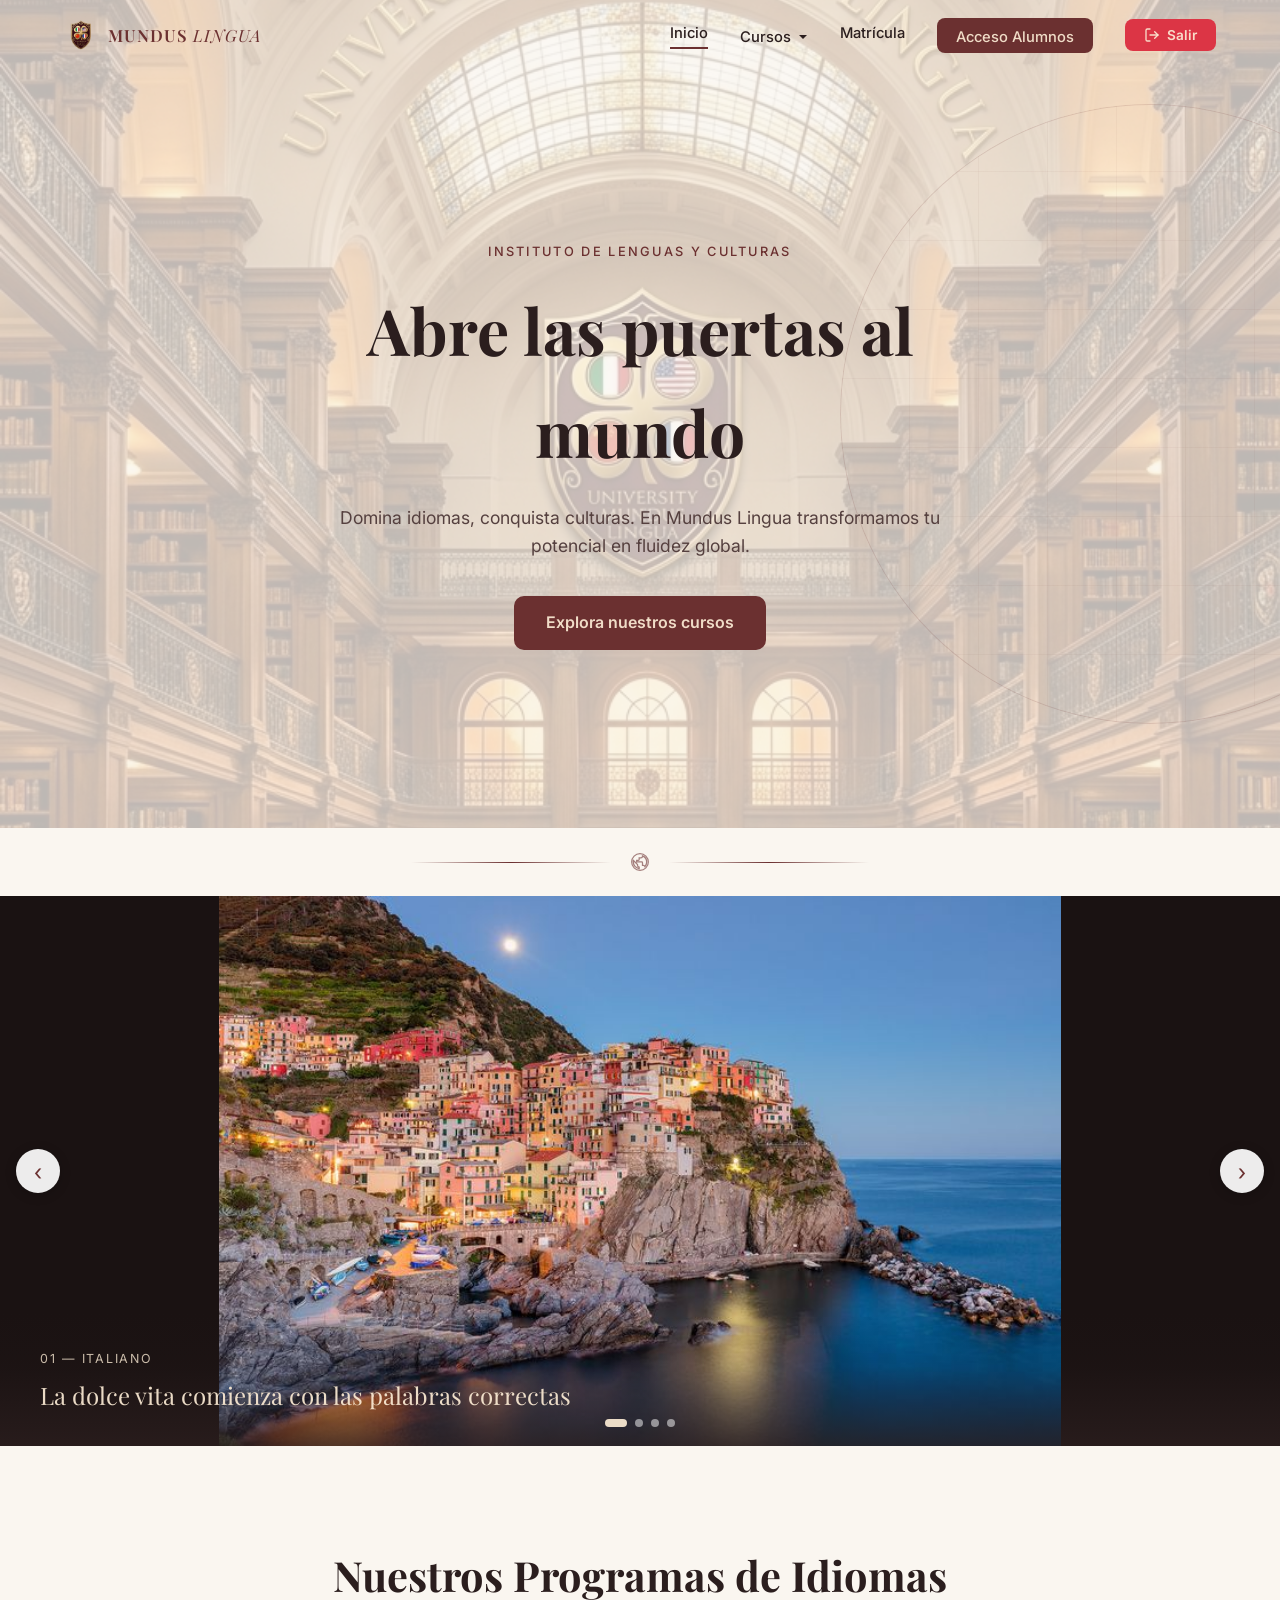
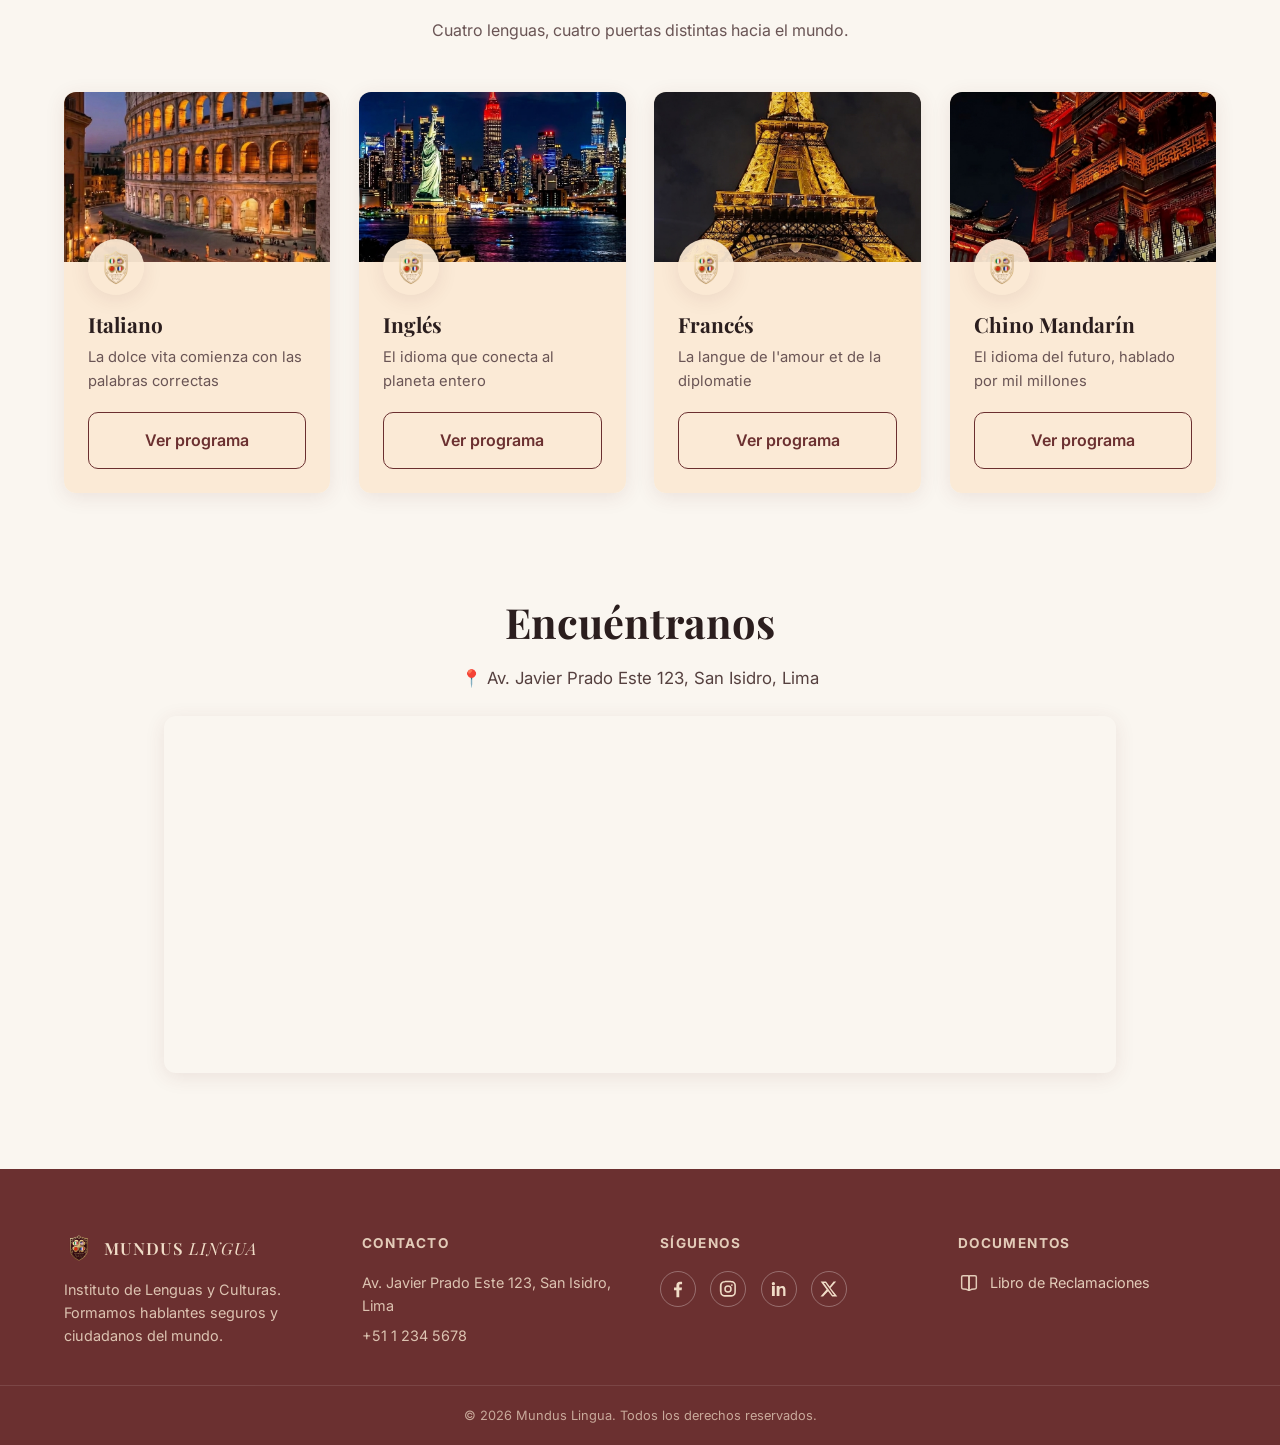
<file: index.html>
<!DOCTYPE html>
<html lang="es">
<head>
<meta charset="UTF-8">
<meta name="viewport" content="width=device-width, initial-scale=1.0">
<link rel="stylesheet" href="index.css">
<link rel="icon" type="image/png" href="img/ICONOMUNDUS.png">
<title>Mundus Lingua | Inicio</title>

</head>
<body>

<header class="site-header" id="siteHeader">
  <div class="header-inner">
    <a href="index.html" class="logo" aria-label="Mundus Lingua - Inicio">
      <img src="img/ICONOMUNDUS.png" alt="Icono Mundus Lingua" class="logo-icono">
      <span class="logo-text">MUNDUS <em>LINGUA</em></span>
    </a>

    <button class="menu-toggle" id="menuToggle" aria-label="Abrir menú" aria-expanded="false">
      <span></span><span></span><span></span>
    </button>

    <nav class="main-nav" id="mainNav">
      <a href="index.html" class="active">Inicio</a>

      <div class="dropdown-wrap" id="cursosDropdown">
        <button class="dropdown-trigger" onclick="toggleDropdown()">
          Cursos
          <svg class="dropdown-chevron" viewBox="0 0 10 6" width="10" height="6" aria-hidden="true">
            <path fill="currentColor" d="M1 1l4 4 4-4"/>
          </svg>
        </button>
        <div class="dropdown-menu">
          <a href="curso1.html" class="dropdown-item">
            <span class="dropdown-num">01</span>
            <span class="dropdown-label">Italiano</span>
          </a>
          <a href="curso2.html" class="dropdown-item">
            <span class="dropdown-num">02</span>
            <span class="dropdown-label">Inglés</span>
          </a>
          <a href="curso3.html" class="dropdown-item">
            <span class="dropdown-num">03</span>
            <span class="dropdown-label">Francés</span>
          </a>
          <a href="curso4.html" class="dropdown-item">
            <span class="dropdown-num">04</span>
            <span class="dropdown-label">Chino Mandarín</span>
          </a>
        </div>
      </div>

      <a href="matricula.html">Matrícula</a>
      <a href="login.html" class="nav-cta">Acceso Alumnos</a>
      <button class="nav-salir" onclick="salirPagina()" title="Cerrar página">
        <svg viewBox="0 0 24 24" width="16" height="16" fill="none" stroke="currentColor" stroke-width="2" stroke-linecap="round" stroke-linejoin="round">
          <path d="M9 21H5a2 2 0 0 1-2-2V5a2 2 0 0 1 2-2h4"/>
          <polyline points="16 17 21 12 16 7"/>
          <line x1="21" y1="12" x2="9" y2="12"/>
        </svg>
        Salir
      </button>
    </nav>
  </div>
</header>

<main>

  <section class="hero">
    <div class="hero-content">
      <p class="hero-eyebrow">Instituto de Lenguas y Culturas</p>
      <h1>Abre las puertas al mundo</h1>
      <p class="hero-subtitle">Domina idiomas, conquista culturas. En Mundus Lingua transformamos tu potencial en fluidez global.</p>
      <a href="#cursos" class="btn btn-primary">Explora nuestros cursos</a>
    </div>
    <div class="hero-meridian" aria-hidden="true"></div>
  </section>

  <div class="separador-hero-showcase">
    <div class="separador-linea"></div>
    <svg class="separador-icono" viewBox="0 0 24 24" width="20" height="20" fill="none" stroke="currentColor" stroke-width="1.5">
      <path d="M12 2C6.48 2 2 6.48 2 12s4.48 10 10 10 10-4.48 10-10S17.52 2 12 2zm-1 17.93c-3.95-.49-7-3.85-7-7.93 0-.62.08-1.21.21-1.79L9 15v1c0 1.1.9 2 2 2v1.93zm6.9-2.54c-.26-.81-1-1.39-1.9-1.39h-1v-3c0-.55-.45-1-1-1H8v-2h2c.55 0 1-.45 1-1V7h2c1.1 0 2-.9 2-2v-.41c2.93 1.19 5 4.06 5 7.41 0 2.08-.8 3.97-2.1 5.39z"/>
    </svg>
    <div class="separador-linea"></div>
  </div>

  <section class="showcase" aria-label="Vitrina de idiomas">
    <div class="showcase-track" id="showcaseTrack">
      <div class="showcase-slide is-active">
        <img src="img/Italy_ Manarola Moonrise.jpg" alt="Paisaje de Italia">
        <div class="showcase-overlay">
          <span>01 — Italiano</span>
          <p>La dolce vita comienza con las palabras correctas</p>
        </div>
      </div>
      <div class="showcase-slide">
        <img src="img/NYC.jpg" alt="Paisaje de un país de habla inglesa">
        <div class="showcase-overlay">
          <span>02 — Inglés</span>
          <p>El idioma que conecta al planeta entero</p>
        </div>
      </div>
      <div class="showcase-slide">
        <img src="img/Paris Dream View_ Eiffel Tower & Cozy Cafe Balcony.jpg" alt="Paisaje de Francia">
        <div class="showcase-overlay">
          <span>03 — Francés</span>
          <p>La langue de l'amour et de la diplomatie</p>
        </div>
      </div>
      <div class="showcase-slide">
        <img src="img/548805904618501821.jpg" alt="Paisaje de China">
        <div class="showcase-overlay">
          <span>04 — Chino Mandarín</span>
          <p>El idioma del futuro, hablado por mil millones</p>
        </div>
      </div>
    </div>
    <div class="showcase-arrows">
      <button id="showcasePrev" aria-label="Imagen anterior">&#8249;</button>
      <button id="showcaseNext" aria-label="Imagen siguiente">&#8250;</button>
    </div>
    <div class="showcase-dots" id="showcaseDots"></div>
  </section>

  <section class="courses" id="cursos">
    <h2 class="section-title">Nuestros Programas de Idiomas</h2>
    <p class="section-subtitle">Cuatro lenguas, cuatro puertas distintas hacia el mundo.</p>

    <div class="courses-grid">
      <article class="course-card">
        <div class="course-thumb"><img src="img/italimundu.png" alt="Curso de Italiano"></div>
        <div class="course-flag" aria-hidden="true">
          <img src="img/xdddd-Photoroom (1).png" alt="Icono Italia">
        </div>
        <h3>Italiano</h3>
        <p>La dolce vita comienza con las palabras correctas</p>
        <a href="curso1.html" class="btn btn-outline">Ver programa</a>
      </article>

      <article class="course-card">
        <div class="course-thumb"><img src="img/eeuumundu.png" alt="Curso de Inglés"></div>
        <div class="course-flag" aria-hidden="true">
          <img src="img/xdddd-Photoroom (1).png" alt="Icono Reino Unido">
        </div>
        <h3>Inglés</h3>
        <p>El idioma que conecta al planeta entero</p>
        <a href="curso2.html" class="btn btn-outline">Ver programa</a>
      </article>

      <article class="course-card">
        <div class="course-thumb"><img src="img/munduifranci.png" alt="Curso de Francés"></div>
        <div class="course-flag" aria-hidden="true">
          <img src="img/xdddd-Photoroom (1).png" alt="Icono Francia">
        </div>
        <h3>Francés</h3>
        <p>La langue de l'amour et de la diplomatie</p>
        <a href="curso3.html" class="btn btn-outline">Ver programa</a>
      </article>

      <article class="course-card">
        <div class="course-thumb"><img src="img/chinamundu.png" alt="Curso de Chino Mandarín"></div>
        <div class="course-flag" aria-hidden="true">
          <img src="img/xdddd-Photoroom (1).png" alt="Icono China">
        </div>
        <h3>Chino Mandarín</h3>
        <p>El idioma del futuro, hablado por mil millones</p>
        <a href="curso4.html" class="btn btn-outline">Ver programa</a>
      </article>
    </div>
  </section>

  <section class="location">
    <h2 class="section-title">Encuéntranos</h2>
    <p class="location-address">📍 Av. Javier Prado Este 123, San Isidro, Lima</p>
    <div class="map-wrap">
      <iframe
        src="https://www.google.com/maps?q=Av.+Javier+Prado+Este+123,+San+Isidro,+Lima&output=embed"
        width="100%" height="350" style="border:0;" allowfullscreen="" loading="lazy"
        referrerpolicy="no-referrer-when-downgrade" title="Ubicación de Mundus Lingua">
      </iframe>
    </div>
  </section>

</main>

<footer class="site-footer">
  <div class="footer-inner">
    <div class="footer-col">
      <a href="index.html" class="logo footer-logo">
        <img src="img/ICONOMUNDUS.png" alt="Icono Mundus Lingua" class="logo-icono" width="30" height="30">
        <span class="logo-text">MUNDUS <em>LINGUA</em></span>
      </a>
      <p>Instituto de Lenguas y Culturas. Formamos hablantes seguros y ciudadanos del mundo.</p>
    </div>

    <div class="footer-col">
      <h4>Contacto</h4>
      <p>Av. Javier Prado Este 123, San Isidro, Lima</p>
      <p>+51 1 234 5678</p>
    </div>

    <div class="footer-col">
      <h4>Síguenos</h4>
      <div class="social-icons">
        <a href="#" aria-label="Facebook"><svg viewBox="0 0 24 24" width="20" height="20"><path fill="currentColor" d="M13.5 22v-8.5h2.85l.43-3.3H13.5V8c0-.96.27-1.6 1.64-1.6h1.75V3.47C16.56 3.42 15.5 3.3 14.3 3.3c-2.5 0-4.2 1.53-4.2 4.34v2.56H7.25v3.3h2.85V22h3.4z"/></svg></a>
        <a href="#" aria-label="Instagram"><svg viewBox="0 0 24 24" width="20" height="20"><path fill="currentColor" d="M12 2.2c2.7 0 3 0 4 .05 1 .05 1.7.2 2.3.45.6.25 1.1.6 1.6 1.1.5.5.85 1 1.1 1.6.25.6.4 1.3.45 2.3.05 1 .05 1.3.05 4s0 3-.05 4c-.05 1-.2 1.7-.45 2.3-.25.6-.6 1.1-1.1 1.6-.5.5-1 .85-1.6 1.1-.6.25-1.3.4-2.3.45-1 .05-1.3.05-4 .05s-3 0-4-.05c-1-.05-1.7-.2-2.3-.45-.6-.25-1.1-.6-1.6-1.1-.5-.5-.85-1-1.1-1.6-.25-.6-.4-1.3-.45-2.3C2.2 15 2.2 14.7 2.2 12s0-3 .05-4c.05-1 .2-1.7.45-2.3.25-.6.6-1.1 1.1-1.6.5-.5 1-.85 1.6-1.1.6-.25 1.3-.4 2.3-.45C9 2.2 9.3 2.2 12 2.2zm0 1.8c-2.65 0-2.97 0-4 .05-.86.04-1.32.18-1.63.3-.41.16-.7.35-1 .65-.3.3-.49.59-.65 1-.12.31-.26.77-.3 1.63-.05 1.03-.05 1.35-.05 4s0 2.97.05 4c.04.86.18 1.32.3 1.63.16.41.35.7.65 1 .3.3.59.49 1 .65.31.12.77.26 1.63.3 1.03.05 1.35.05 4 .05s2.97 0 4-.05c.86-.04 1.32-.18 1.63-.3.41-.16.7-.35 1-.65.3-.3.49-.59.65-1 .12-.31.26-.77.3-1.63.05-1.03.05-1.35.05-4s0-2.97-.05-4c-.04-.86-.18-1.32-.3-1.63a2.7 2.7 0 0 0-.65-1 2.7 2.7 0 0 0-1-.65c-.31-.12-.77-.26-1.63-.3-1.03-.05-1.35-.05-4-.05zm0 3.5a4.5 4.5 0 1 1 0 9 4.5 4.5 0 0 1 0-9zm0 1.8a2.7 2.7 0 1 0 0 5.4 2.7 2.7 0 0 0 0-5.4zm5.7-1.98a1.05 1.05 0 1 1-2.1 0 1.05 1.05 0 0 1 2.1 0z"/></svg></a>
        <a href="#" aria-label="LinkedIn"><svg viewBox="0 0 24 24" width="20" height="20"><path fill="currentColor" d="M6.94 8.5H3.56V20.4h3.38V8.5zM5.25 3.6a1.96 1.96 0 1 0 0 3.92 1.96 1.96 0 0 0 0-3.92zM20.4 20.4h-3.37v-6.24c0-1.49-.03-3.4-2.07-3.4-2.08 0-2.4 1.62-2.4 3.3v6.34H9.2V8.5h3.24v1.62h.05c.45-.85 1.55-1.75 3.2-1.75 3.42 0 4.05 2.25 4.05 5.18v6.85z"/></svg></a>
        <a href="#" aria-label="Twitter / X"><svg viewBox="0 0 24 24" width="20" height="20"><path fill="currentColor" d="M17.5 3h3.1l-6.8 7.77L22 21h-6.25l-4.9-6.4L4.9 21H1.8l7.28-8.3L2 3h6.4l4.42 5.86L17.5 3zm-1.1 16.2h1.72L7.7 4.7H5.86l10.54 14.5z"/></svg></a>
      </div>
    </div>

    <div class="footer-col">
      <h4>Documentos</h4>
      <a href="javascript:void(0)" class="claims-link" title="Libro de Reclamaciones" onclick="abrirReclamos(); return false;">
        <svg viewBox="0 0 24 24" width="22" height="22" fill="none" stroke="currentColor" stroke-width="1.6" stroke-linecap="round" stroke-linejoin="round">
          <path d="M4 5.5C4 4.67 4.67 4 5.5 4H11a1 1 0 0 1 1 1v14.5a.5.5 0 0 1-.76.43C10.1 19.13 8.3 18.5 6.2 18.5H5.5A1.5 1.5 0 0 1 4 17V5.5z"/>
          <path d="M20 5.5c0-.83-.67-1.5-1.5-1.5H13a1 1 0 0 0-1 1v14.5a.5.5 0 0 0 .76.43c1.14-.8 2.94-1.43 5.04-1.43h.7A1.5 1.5 0 0 0 20 17V5.5z"/>
        </svg>
        Libro de Reclamaciones
      </a>
    </div>
  </div>
  <div class="footer-bottom">© 2026 Mundus Lingua. Todos los derechos reservados.</div>
</footer>

<script>
(function(){
  var header = document.getElementById('siteHeader');
  window.addEventListener('scroll', function(){
    if (window.scrollY > 40) header.classList.add('scrolled');
    else header.classList.remove('scrolled');
  });

  var toggle = document.getElementById('menuToggle');
  var nav = document.getElementById('mainNav');
  toggle.addEventListener('click', function(){
    var isOpen = nav.classList.toggle('is-open');
    toggle.classList.toggle('is-open', isOpen);
    toggle.setAttribute('aria-expanded', isOpen);
  });

  window.toggleDropdown = function() {
    document.getElementById('cursosDropdown').classList.toggle('open');
  };
  document.addEventListener('click', function(e){
    if (!e.target.closest('#cursosDropdown')) {
      document.getElementById('cursosDropdown').classList.remove('open');
    }
  });

  var slides = document.querySelectorAll('.showcase-slide');
  var dotsWrap = document.getElementById('showcaseDots');
  var current = 0;
  var timer;

  slides.forEach(function(_, i){
    var dot = document.createElement('button');
    dot.setAttribute('aria-label', 'Ir a la imagen ' + (i+1));
    if (i === 0) dot.classList.add('is-active');
    dot.addEventListener('click', function(){ goTo(i); resetTimer(); });
    dotsWrap.appendChild(dot);
  });
  var dots = dotsWrap.querySelectorAll('button');

  function goTo(index){
    slides[current].classList.remove('is-active');
    dots[current].classList.remove('is-active');
    current = (index + slides.length) % slides.length;
    slides[current].classList.add('is-active');
    dots[current].classList.add('is-active');
  }

  function resetTimer(){
    clearInterval(timer);
    timer = setInterval(function(){ goTo(current + 1); }, 5000);
  }

  document.getElementById('showcaseNext').addEventListener('click', function(){ goTo(current+1); resetTimer(); });
  document.getElementById('showcasePrev').addEventListener('click', function(){ goTo(current-1); resetTimer(); });

  resetTimer();

  window.salirPagina = function() {
    document.getElementById('salirOverlay').classList.add('is-visible');
  };

  window.abrirReclamos = function() {
    document.getElementById('reclamosOverlay').classList.add('is-visible');
  };
  window.cerrarReclamos = function() {
    document.getElementById('reclamosOverlay').classList.remove('is-visible');
  };
  window.enviarReclamo = function(e) {
    e.preventDefault();
    document.getElementById('reclamosForm').style.display = 'none';
    document.getElementById('reclamosGracias').style.display = 'block';
  };
})();
</script>

<div class="salir-overlay-full" id="salirOverlay">
  <div class="salir-bg"></div>
  <div class="salir-content-overlay">
    <div class="salir-logo-overlay">
      <img src="img/ICONOMUNDUS.png" alt="Icono Mundus Lingua" class="salir-logo-icono" width="40" height="40">
      <span>MUNDUS <em>LINGUA</em></span>
    </div>
    <div class="salir-linea"></div>
    <h1 class="salir-mensaje-overlay">
      Gracias por visitar<br>nuestra universidad<br>Mundus Lingua
    </h1>
    <p class="salir-sub-overlay">
      Esperamos verte pronto. ¡Que tengas un excelente día!
    </p>
    <button class="salir-btn-overlay" onclick="window.location.reload()">← Volver al inicio</button>
  </div>
  <div class="salir-footer-overlay">© 2026 Mundus Lingua. Todos los derechos reservados.</div>
</div>

<div class="reclamos-overlay" id="reclamosOverlay">
  <div class="reclamos-modal">
    <button class="reclamos-close" onclick="cerrarReclamos()" aria-label="Cerrar">&times;</button>

    <div class="reclamos-modal-header">
      <svg viewBox="0 0 24 24" width="28" height="28" fill="none" stroke="currentColor" stroke-width="1.6" stroke-linecap="round" stroke-linejoin="round">
        <path d="M4 5.5C4 4.67 4.67 4 5.5 4H11a1 1 0 0 1 1 1v14.5a.5.5 0 0 1-.76.43C10.1 19.13 8.3 18.5 6.2 18.5H5.5A1.5 1.5 0 0 1 4 17V5.5z"/>
        <path d="M20 5.5c0-.83-.67-1.5-1.5-1.5H13a1 1 0 0 0-1 1v14.5a.5.5 0 0 0 .76.43c1.14-.8 2.94-1.43 5.04-1.43h.7A1.5 1.5 0 0 0 20 17V5.5z"/>
      </svg>
      <h2>Libro de Reclamaciones</h2>
    </div>

    <p class="reclamos-intro">
      Conforme a lo establecido en el Código de Protección y Defensa del Consumidor, este establecimiento cuenta con un Libro de Reclamaciones a tu disposición.
    </p>

    <form class="reclamos-form" id="reclamosForm" onsubmit="enviarReclamo(event)">
      <div class="reclamos-row">
        <div class="reclamos-field">
          <label for="rNombre">Nombre</label>
          <input type="text" id="rNombre" required>
        </div>
        <div class="reclamos-field">
          <label for="rApellido">Apellido</label>
          <input type="text" id="rApellido" required>
        </div>
      </div>

      <div class="reclamos-row">
        <div class="reclamos-field">
          <label for="rCorreo">Correo electrónico</label>
          <input type="email" id="rCorreo" required>
        </div>
        <div class="reclamos-field">
          <label for="rTipo">Tipo</label>
          <select id="rTipo" required>
            <option value="">Selecciona...</option>
            <option value="reclamo">Reclamo</option>
            <option value="queja">Queja</option>
          </select>
        </div>
      </div>

      <div class="reclamos-field reclamos-field-full">
        <label for="rDetalle">Detalle del reclamo o queja</label>
        <textarea id="rDetalle" rows="4" required></textarea>
      </div>

      <button type="submit" class="btn btn-primary reclamos-submit">Enviar</button>
    </form>

    <div class="reclamos-gracias" id="reclamosGracias">
      <svg viewBox="0 0 24 24" width="46" height="46" fill="none" stroke="var(--color-exito)" stroke-width="2" stroke-linecap="round" stroke-linejoin="round">
        <circle cx="12" cy="12" r="10"/>
        <polyline points="8 12 11 15 16 9"/>
      </svg>
      <h3>Reclamo registrado</h3>
      <p>Gracias por tu reporte. Nuestro equipo se pondrá en contacto contigo a la brevedad.</p>
    </div>
  </div>
</div>

</body>
</html>
</file>
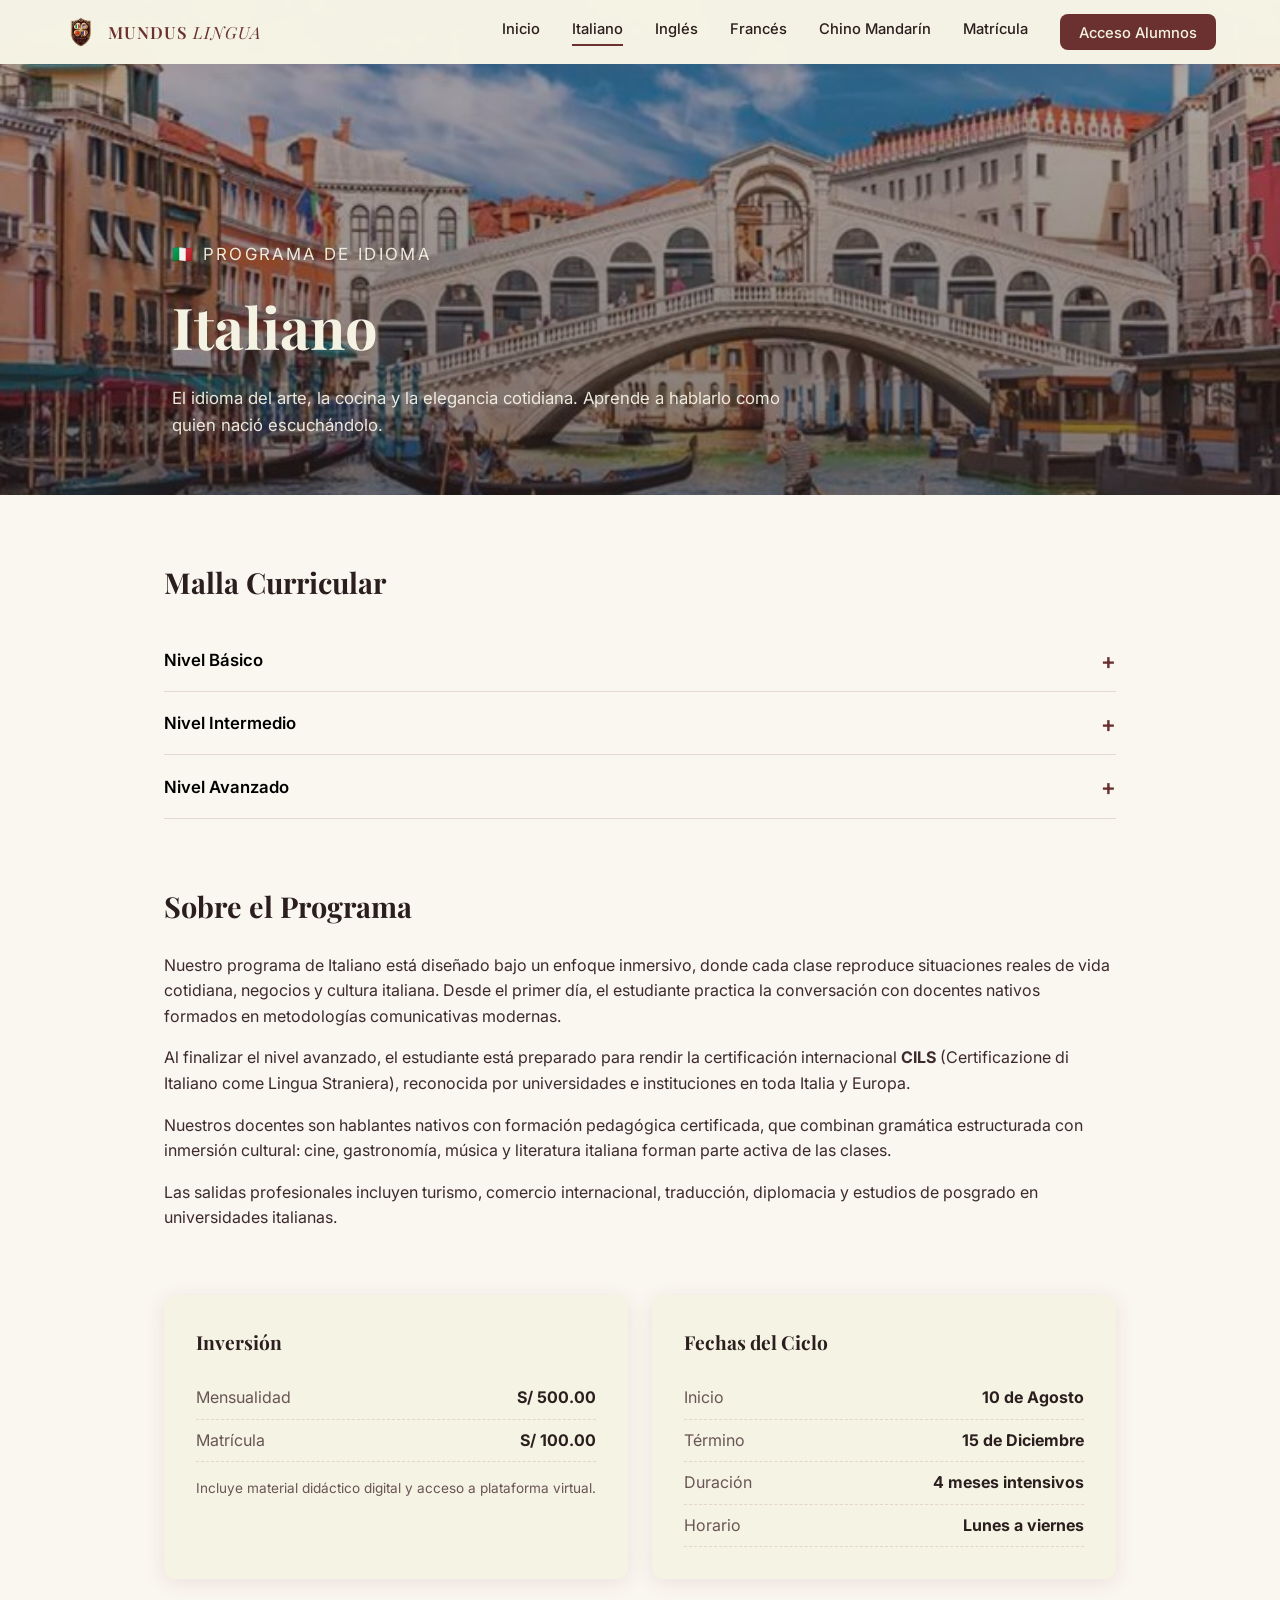
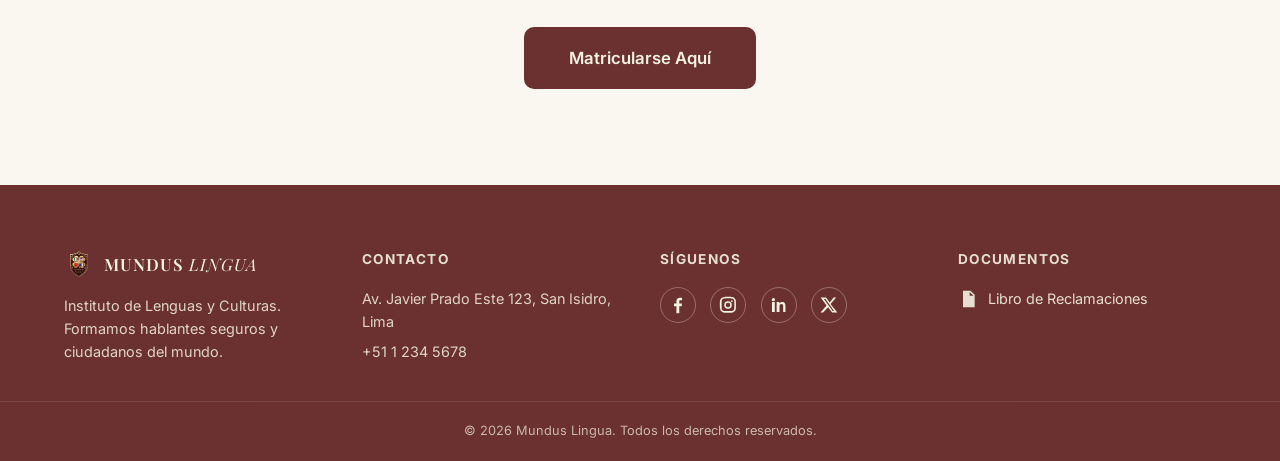
<file: curso1.html>
<!DOCTYPE html>
<html lang="es">
<head>
<meta charset="UTF-8">
<meta name="viewport" content="width=device-width, initial-scale=1.0">
<link rel="stylesheet" href="curso1.css">
<link rel="icon" type="image/png" href="img/ICONOMUNDUS.png">
<title>Mundus Lingua | Italiano</title>

</head>
<body>

<header class="site-header" id="siteHeader">
  <div class="header-inner">
    <a href="index.html" class="logo" aria-label="Mundus Lingua - Inicio">
      <img src="img/ICONOMUNDUS.png" alt="Icono Mundus Lingua" class="logo-icono" width="34" height="34">
      <span class="logo-text">MUNDUS <em>LINGUA</em></span>
    </a>
    <button class="menu-toggle" id="menuToggle" aria-label="Abrir menú" aria-expanded="false">
      <span></span><span></span><span></span>
    </button>
    <nav class="main-nav" id="mainNav">
      <a href="index.html">Inicio</a>
      <a href="curso1.html" class="active">Italiano</a>
      <a href="curso2.html">Inglés</a>
      <a href="curso3.html">Francés</a>
      <a href="curso4.html">Chino Mandarín</a>
      <a href="matricula.html">Matrícula</a>
      <a href="login.html" class="nav-cta">Acceso Alumnos</a>
    </nav>
  </div>
</header>

<main>
  <section class="course-hero course-hero--it">
    <div class="course-hero-overlay">
      <p class="hero-eyebrow">🇮🇹 Programa de idioma</p>
      <h1>Italiano</h1>
      <p>El idioma del arte, la cocina y la elegancia cotidiana. Aprende a hablarlo como quien nació escuchándolo.</p>
    </div>
  </section>

  <section class="course-body">

    <div class="curriculum">
      <h2 class="section-title">Malla Curricular</h2>
      <div class="accordion">
        <div class="accordion-item">
          <button class="accordion-trigger">Nivel Básico<span>+</span></button>
          <div class="accordion-panel">
            <ul>
              <li>Introducción al Italiano</li>
              <li>Fonética y Pronunciación</li>
              <li>Gramática I</li>
              <li>Vocabulario Cotidiano</li>
              <li>Comprensión Auditiva I</li>
            </ul>
          </div>
        </div>
        <div class="accordion-item">
          <button class="accordion-trigger">Nivel Intermedio<span>+</span></button>
          <div class="accordion-panel">
            <ul>
              <li>Gramática II</li>
              <li>Conversación y Escucha</li>
              <li>Cultura Italiana</li>
              <li>Literatura Básica</li>
              <li>Comprensión Auditiva II</li>
            </ul>
          </div>
        </div>
        <div class="accordion-item">
          <button class="accordion-trigger">Nivel Avanzado<span>+</span></button>
          <div class="accordion-panel">
            <ul>
              <li>Italiano para Negocios</li>
              <li>Traducción Profesional</li>
              <li>Literatura Avanzada</li>
              <li>Preparación CILS</li>
              <li>Italiano Académico</li>
            </ul>
          </div>
        </div>
      </div>
    </div>

    <div class="description">
      <h2 class="section-title">Sobre el Programa</h2>
      <p>Nuestro programa de Italiano está diseñado bajo un enfoque inmersivo, donde cada clase reproduce situaciones reales de vida cotidiana, negocios y cultura italiana. Desde el primer día, el estudiante practica la conversación con docentes nativos formados en metodologías comunicativas modernas.</p>
      <p>Al finalizar el nivel avanzado, el estudiante está preparado para rendir la certificación internacional <strong>CILS</strong> (Certificazione di Italiano come Lingua Straniera), reconocida por universidades e instituciones en toda Italia y Europa.</p>
      <p>Nuestros docentes son hablantes nativos con formación pedagógica certificada, que combinan gramática estructurada con inmersión cultural: cine, gastronomía, música y literatura italiana forman parte activa de las clases.</p>
      <p>Las salidas profesionales incluyen turismo, comercio internacional, traducción, diplomacia y estudios de posgrado en universidades italianas.</p>
    </div>

    <div class="info-grid">
      <div class="info-card cost-card">
        <h3>Inversión</h3>
        <p class="cost-item"><span>Mensualidad</span><strong>S/ 500.00</strong></p>
        <p class="cost-item"><span>Matrícula</span><strong>S/ 100.00</strong></p>
        <p class="cost-note">Incluye material didáctico digital y acceso a plataforma virtual.</p>
      </div>

      <div class="info-card dates-card">
        <h3>Fechas del Ciclo</h3>
        <p><span>Inicio</span><strong>10 de Agosto</strong></p>
        <p><span>Término</span><strong>15 de Diciembre</strong></p>
        <p><span>Duración</span><strong>4 meses intensivos</strong></p>
        <p><span>Horario</span><strong>Lunes a viernes</strong></p>
      </div>
    </div>

    <div class="enroll-cta">
      <a href="matricula.html" class="btn btn-primary btn-large">Matricularse Aquí</a>
    </div>

  </section>
</main>

<footer class="site-footer">
  <div class="footer-inner">
    <div class="footer-col">
      <a href="index.html" class="logo footer-logo">
        <img src="img/ICONOMUNDUS.png" alt="Icono Mundus Lingua" class="logo-icono" width="30" height="30">
        <span class="logo-text">MUNDUS <em>LINGUA</em></span>
      </a>
      <p>Instituto de Lenguas y Culturas. Formamos hablantes seguros y ciudadanos del mundo.</p>
    </div>
    <div class="footer-col">
      <h4>Contacto</h4>
      <p>Av. Javier Prado Este 123, San Isidro, Lima</p>
      <p>+51 1 234 5678</p>
    </div>
    <div class="footer-col">
      <h4>Síguenos</h4>
      <div class="social-icons">
        <a href="#" aria-label="Facebook"><svg viewBox="0 0 24 24" width="20" height="20"><path fill="currentColor" d="M13.5 22v-8.5h2.85l.43-3.3H13.5V8c0-.96.27-1.6 1.64-1.6h1.75V3.47C16.56 3.42 15.5 3.3 14.3 3.3c-2.5 0-4.2 1.53-4.2 4.34v2.56H7.25v3.3h2.85V22h3.4z"/></svg></a>
        <a href="#" aria-label="Instagram"><svg viewBox="0 0 24 24" width="20" height="20"><path fill="currentColor" d="M12 2.2c2.7 0 3 0 4 .05 1 .05 1.7.2 2.3.45.6.25 1.1.6 1.6 1.1.5.5.85 1 1.1 1.6.25.6.4 1.3.45 2.3.05 1 .05 1.3.05 4s0 3-.05 4c-.05 1-.2 1.7-.45 2.3-.25.6-.6 1.1-1.1 1.6-.5.5-1 .85-1.6 1.1-.6.25-1.3.4-2.3.45-1 .05-1.3.05-4 .05s-3 0-4-.05c-1-.05-1.7-.2-2.3-.45-.6-.25-1.1-.6-1.6-1.1-.5-.5-.85-1-1.1-1.6-.25-.6-.4-1.3-.45-2.3C2.2 15 2.2 14.7 2.2 12s0-3 .05-4c.05-1 .2-1.7.45-2.3.25-.6.6-1.1 1.1-1.6.5-.5 1-.85 1.6-1.1.6-.25 1.3-.4 2.3-.45C9 2.2 9.3 2.2 12 2.2zm0 1.8c-2.65 0-2.97 0-4 .05-.86.04-1.32.18-1.63.3-.41.16-.7.35-1 .65-.3.3-.49.59-.65 1-.12.31-.26.77-.3 1.63-.05 1.03-.05 1.35-.05 4s0 2.97.05 4c.04.86.18 1.32.3 1.63.16.41.35.7.65 1 .3.3.59.49 1 .65.31.12.77.26 1.63.3 1.03.05 1.35.05 4 .05s2.97 0 4-.05c.86-.04 1.32-.18 1.63-.3.41-.16.7-.35 1-.65.3-.3.49-.59.65-1 .12-.31.26-.77.3-1.63.05-1.03.05-1.35.05-4s0-2.97-.05-4c-.04-.86-.18-1.32-.3-1.63a2.7 2.7 0 0 0-.65-1 2.7 2.7 0 0 0-1-.65c-.31-.12-.77-.26-1.63-.3-1.03-.05-1.35-.05-4-.05zm0 3.5a4.5 4.5 0 1 1 0 9 4.5 4.5 0 0 1 0-9zm0 1.8a2.7 2.7 0 1 0 0 5.4 2.7 2.7 0 0 0 0-5.4zm5.7-1.98a1.05 1.05 0 1 1-2.1 0 1.05 1.05 0 0 1 2.1 0z"/></svg></a>
        <a href="#" aria-label="LinkedIn"><svg viewBox="0 0 24 24" width="20" height="20"><path fill="currentColor" d="M6.94 8.5H3.56V20.4h3.38V8.5zM5.25 3.6a1.96 1.96 0 1 0 0 3.92 1.96 1.96 0 0 0 0-3.92zM20.4 20.4h-3.37v-6.24c0-1.49-.03-3.4-2.07-3.4-2.08 0-2.4 1.62-2.4 3.3v6.34H9.2V8.5h3.24v1.62h.05c.45-.85 1.55-1.75 3.2-1.75 3.42 0 4.05 2.25 4.05 5.18v6.85z"/></svg></a>
        <a href="#" aria-label="Twitter / X"><svg viewBox="0 0 24 24" width="20" height="20"><path fill="currentColor" d="M17.5 3h3.1l-6.8 7.77L22 21h-6.25l-4.9-6.4L4.9 21H1.8l7.28-8.3L2 3h6.4l4.42 5.86L17.5 3zm-1.1 16.2h1.72L7.7 4.7H5.86l10.54 14.5z"/></svg></a>
      </div>
    </div>
    <div class="footer-col">
      <h4>Documentos</h4>
      <a href="#" class="claims-link">
        <svg viewBox="0 0 24 24" width="20" height="20"><path fill="currentColor" d="M6 2h9l5 5v15H6V2zm8 1.5V8h4.5L14 3.5zM8 12h8v1.5H8V12zm0 4h8v1.5H8V16zm0-8h4v1.5H8V8z"/></svg>
        Libro de Reclamaciones
      </a>
    </div>
  </div>
  <div class="footer-bottom">© 2026 Mundus Lingua. Todos los derechos reservados.</div>
</footer>

<script>
(function(){
  var header = document.getElementById('siteHeader');
  window.addEventListener('scroll', function(){
    if (window.scrollY > 40) header.classList.add('scrolled');
    else header.classList.remove('scrolled');
  });

  var toggle = document.getElementById('menuToggle');
  var nav = document.getElementById('mainNav');
  toggle.addEventListener('click', function(){
    var isOpen = nav.classList.toggle('is-open');
    toggle.classList.toggle('is-open', isOpen);
    toggle.setAttribute('aria-expanded', isOpen);
  });

  document.querySelectorAll('.accordion-trigger').forEach(function(btn){
    btn.addEventListener('click', function(){
      var item = btn.parentElement;
      var wasOpen = item.classList.contains('is-open');
      document.querySelectorAll('.accordion-item').forEach(function(i){ i.classList.remove('is-open'); });
      if (!wasOpen) item.classList.add('is-open');
    });
  });
})();
</script>

</body>
</html>
</file>
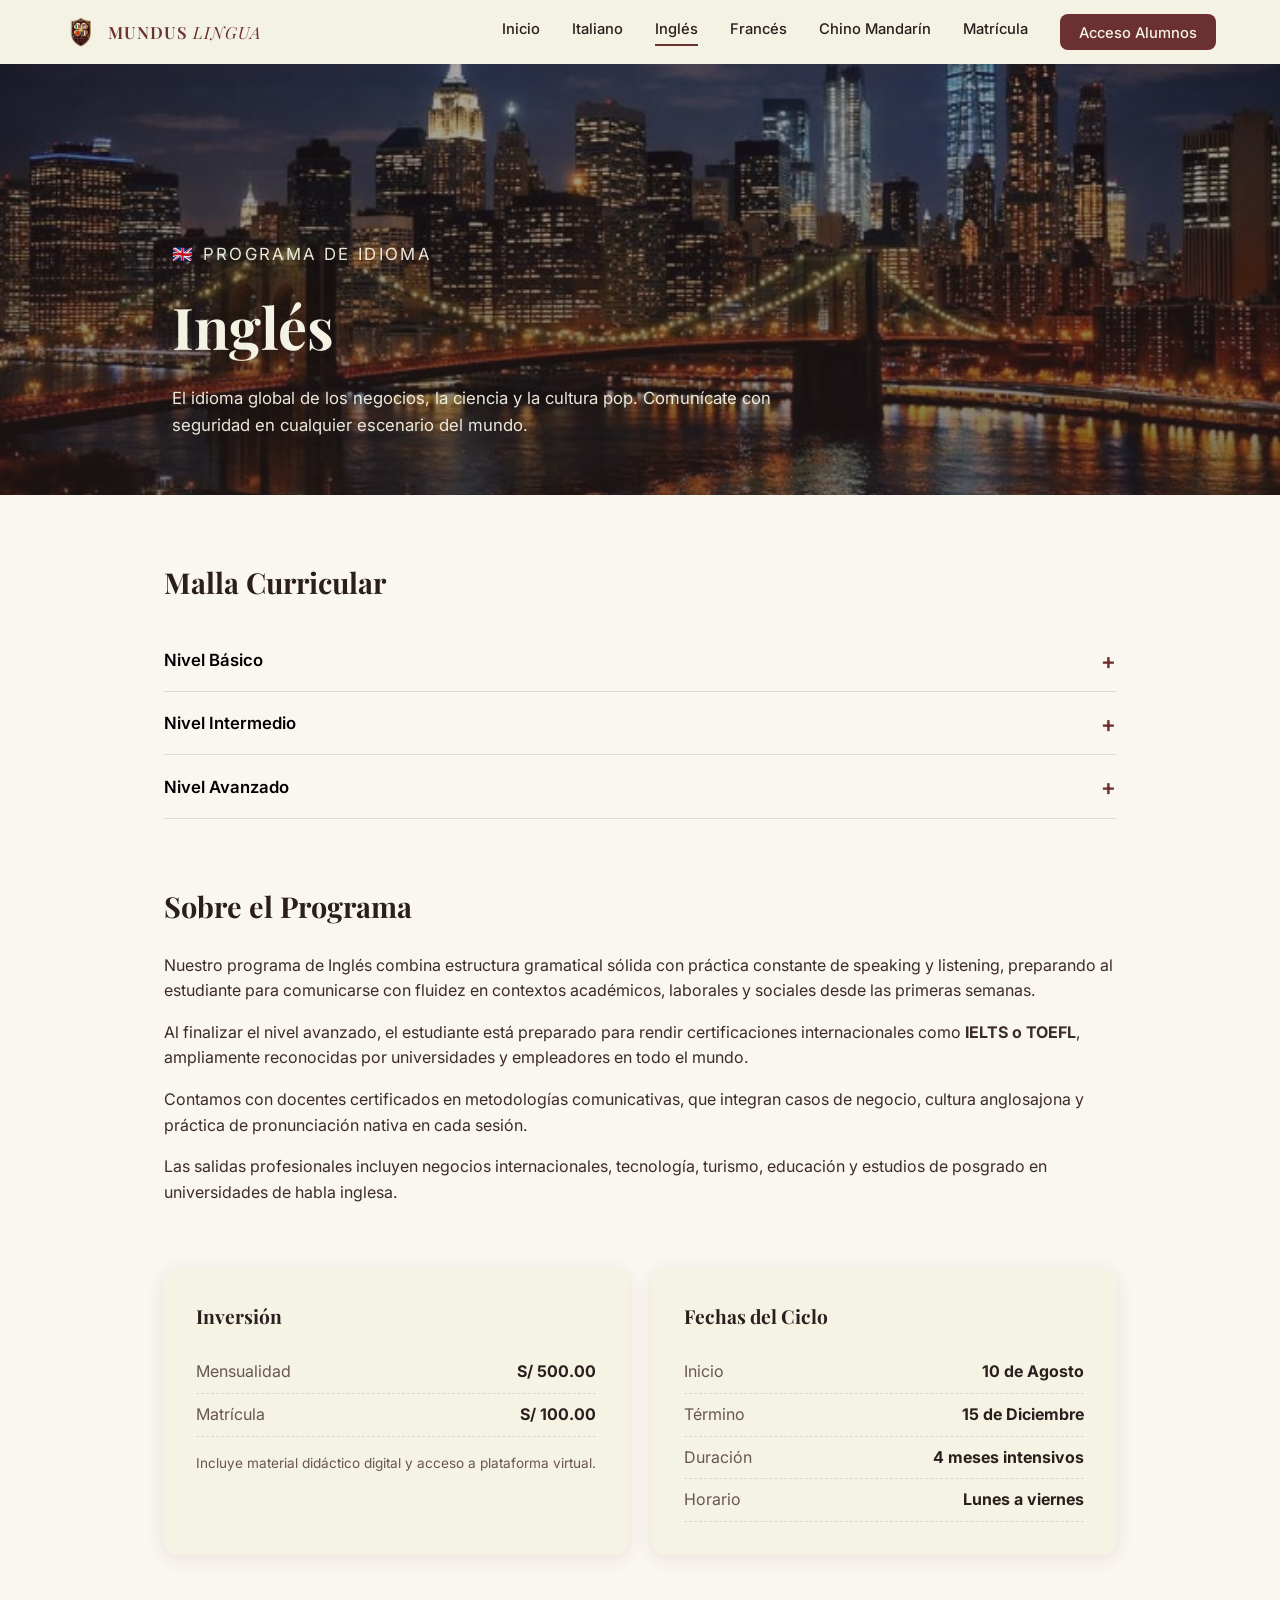
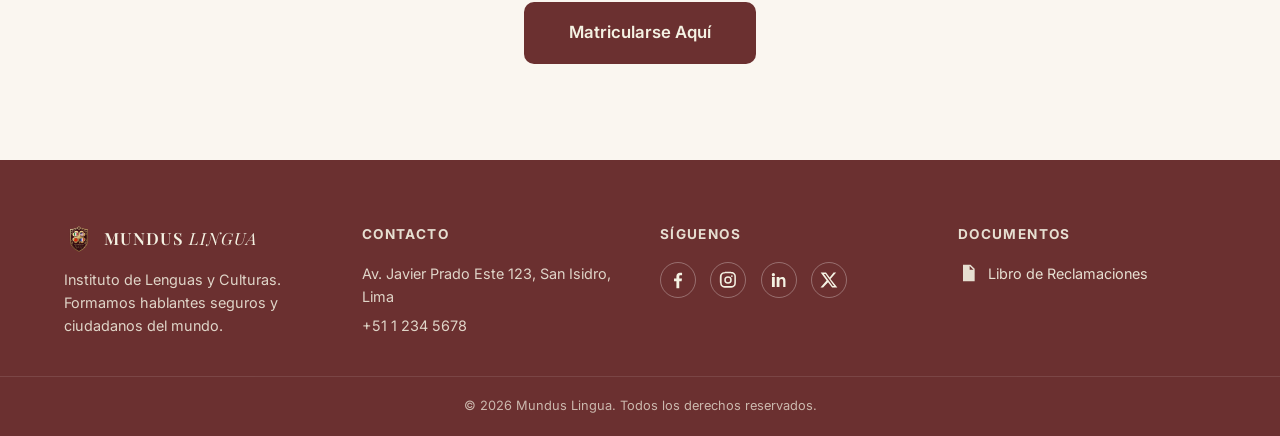
<file: curso2.html>
<!DOCTYPE html>
<html lang="es">
<head>
<meta charset="UTF-8">
<meta name="viewport" content="width=device-width, initial-scale=1.0">
<link rel="stylesheet" href="curso2.css">
<link rel="icon" type="image/png" href="img/ICONOMUNDUS.png">
<title>Mundus Lingua | Inglés</title>

</head>
<body>

<header class="site-header" id="siteHeader">
  <div class="header-inner">
    <a href="index.html" class="logo" aria-label="Mundus Lingua - Inicio">
      <img src="img/ICONOMUNDUS.png" alt="Icono Mundus Lingua" class="logo-icono" width="34" height="34">
      <span class="logo-text">MUNDUS <em>LINGUA</em></span>
    </a>
    <button class="menu-toggle" id="menuToggle" aria-label="Abrir menú" aria-expanded="false">
      <span></span><span></span><span></span>
    </button>
    <nav class="main-nav" id="mainNav">
      <a href="index.html">Inicio</a>
      <a href="curso1.html">Italiano</a>
      <a href="curso2.html" class="active">Inglés</a>
      <a href="curso3.html">Francés</a>
      <a href="curso4.html">Chino Mandarín</a>
      <a href="matricula.html">Matrícula</a>
      <a href="login.html" class="nav-cta">Acceso Alumnos</a>
    </nav>
  </div>
</header>

<main>
  <section class="course-hero course-hero--it">
    <div class="course-hero-overlay">
      <p class="hero-eyebrow">🇬🇧 Programa de idioma</p>
      <h1>Inglés</h1>
      <p>El idioma global de los negocios, la ciencia y la cultura pop. Comunícate con seguridad en cualquier escenario del mundo.</p>
    </div>
  </section>

  <section class="course-body">

    <div class="curriculum">
      <h2 class="section-title">Malla Curricular</h2>
      <div class="accordion">
        <div class="accordion-item">
          <button class="accordion-trigger">Nivel Básico<span>+</span></button>
          <div class="accordion-panel">
            <ul>
              <li>Introducción al Inglés</li>
              <li>Pronunciación y Fonética</li>
              <li>Gramática I</li>
              <li>Vocabulario Esencial</li>
              <li>Listening I</li>
            </ul>
          </div>
        </div>
        <div class="accordion-item">
          <button class="accordion-trigger">Nivel Intermedio<span>+</span></button>
          <div class="accordion-panel">
            <ul>
              <li>Gramática II</li>
              <li>Conversación y Debate</li>
              <li>Cultura Anglosajona</li>
              <li>Literatura Básica</li>
              <li>Listening II</li>
            </ul>
          </div>
        </div>
        <div class="accordion-item">
          <button class="accordion-trigger">Nivel Avanzado<span>+</span></button>
          <div class="accordion-panel">
            <ul>
              <li>Inglés para Negocios</li>
              <li>IELTS/TOEFL Preparation</li>
              <li>Traducción</li>
              <li>Inglés Académico</li>
              <li>Literatura Avanzada</li>
            </ul>
          </div>
        </div>
      </div>
    </div>

    <div class="description">
      <h2 class="section-title">Sobre el Programa</h2>
      <p>Nuestro programa de Inglés combina estructura gramatical sólida con práctica constante de speaking y listening, preparando al estudiante para comunicarse con fluidez en contextos académicos, laborales y sociales desde las primeras semanas.</p>
      <p>Al finalizar el nivel avanzado, el estudiante está preparado para rendir certificaciones internacionales como <strong>IELTS o TOEFL</strong>, ampliamente reconocidas por universidades y empleadores en todo el mundo.</p>
      <p>Contamos con docentes certificados en metodologías comunicativas, que integran casos de negocio, cultura anglosajona y práctica de pronunciación nativa en cada sesión.</p>
      <p>Las salidas profesionales incluyen negocios internacionales, tecnología, turismo, educación y estudios de posgrado en universidades de habla inglesa.</p>
    </div>

    <div class="info-grid">
      <div class="info-card cost-card">
        <h3>Inversión</h3>
        <p class="cost-item"><span>Mensualidad</span><strong>S/ 500.00</strong></p>
        <p class="cost-item"><span>Matrícula</span><strong>S/ 100.00</strong></p>
        <p class="cost-note">Incluye material didáctico digital y acceso a plataforma virtual.</p>
      </div>

      <div class="info-card dates-card">
        <h3>Fechas del Ciclo</h3>
        <p><span>Inicio</span><strong>10 de Agosto</strong></p>
        <p><span>Término</span><strong>15 de Diciembre</strong></p>
        <p><span>Duración</span><strong>4 meses intensivos</strong></p>
        <p><span>Horario</span><strong>Lunes a viernes</strong></p>
      </div>
    </div>

    <div class="enroll-cta">
      <a href="matricula.html" class="btn btn-primary btn-large">Matricularse Aquí</a>
    </div>

  </section>
</main>

<footer class="site-footer">
  <div class="footer-inner">
    <div class="footer-col">
      <a href="index.html" class="logo footer-logo">
        <img src="img/ICONOMUNDUS.png" alt="Icono Mundus Lingua" class="logo-icono" width="30" height="30">
        <span class="logo-text">MUNDUS <em>LINGUA</em></span>
      </a>
      <p>Instituto de Lenguas y Culturas. Formamos hablantes seguros y ciudadanos del mundo.</p>
    </div>
    <div class="footer-col">
      <h4>Contacto</h4>
      <p>Av. Javier Prado Este 123, San Isidro, Lima</p>
      <p>+51 1 234 5678</p>
    </div>
    <div class="footer-col">
      <h4>Síguenos</h4>
      <div class="social-icons">
        <a href="#" aria-label="Facebook"><svg viewBox="0 0 24 24" width="20" height="20"><path fill="currentColor" d="M13.5 22v-8.5h2.85l.43-3.3H13.5V8c0-.96.27-1.6 1.64-1.6h1.75V3.47C16.56 3.42 15.5 3.3 14.3 3.3c-2.5 0-4.2 1.53-4.2 4.34v2.56H7.25v3.3h2.85V22h3.4z"/></svg></a>
        <a href="#" aria-label="Instagram"><svg viewBox="0 0 24 24" width="20" height="20"><path fill="currentColor" d="M12 2.2c2.7 0 3 0 4 .05 1 .05 1.7.2 2.3.45.6.25 1.1.6 1.6 1.1.5.5.85 1 1.1 1.6.25.6.4 1.3.45 2.3.05 1 .05 1.3.05 4s0 3-.05 4c-.05 1-.2 1.7-.45 2.3-.25.6-.6 1.1-1.1 1.6-.5.5-1 .85-1.6 1.1-.6.25-1.3.4-2.3.45-1 .05-1.3.05-4 .05s-3 0-4-.05c-1-.05-1.7-.2-2.3-.45-.6-.25-1.1-.6-1.6-1.1-.5-.5-.85-1-1.1-1.6-.25-.6-.4-1.3-.45-2.3C2.2 15 2.2 14.7 2.2 12s0-3 .05-4c.05-1 .2-1.7.45-2.3.25-.6.6-1.1 1.1-1.6.5-.5 1-.85 1.6-1.1.6-.25 1.3-.4 2.3-.45C9 2.2 9.3 2.2 12 2.2zm0 1.8c-2.65 0-2.97 0-4 .05-.86.04-1.32.18-1.63.3-.41.16-.7.35-1 .65-.3.3-.49.59-.65 1-.12.31-.26.77-.3 1.63-.05 1.03-.05 1.35-.05 4s0 2.97.05 4c.04.86.18 1.32.3 1.63.16.41.35.7.65 1 .3.3.59.49 1 .65.31.12.77.26 1.63.3 1.03.05 1.35.05 4 .05s2.97 0 4-.05c.86-.04 1.32-.18 1.63-.3.41-.16.7-.35 1-.65.3-.3.49-.59.65-1 .12-.31.26-.77.3-1.63.05-1.03.05-1.35.05-4s0-2.97-.05-4c-.04-.86-.18-1.32-.3-1.63a2.7 2.7 0 0 0-.65-1 2.7 2.7 0 0 0-1-.65c-.31-.12-.77-.26-1.63-.3-1.03-.05-1.35-.05-4-.05zm0 3.5a4.5 4.5 0 1 1 0 9 4.5 4.5 0 0 1 0-9zm0 1.8a2.7 2.7 0 1 0 0 5.4 2.7 2.7 0 0 0 0-5.4zm5.7-1.98a1.05 1.05 0 1 1-2.1 0 1.05 1.05 0 0 1 2.1 0z"/></svg></a>
        <a href="#" aria-label="LinkedIn"><svg viewBox="0 0 24 24" width="20" height="20"><path fill="currentColor" d="M6.94 8.5H3.56V20.4h3.38V8.5zM5.25 3.6a1.96 1.96 0 1 0 0 3.92 1.96 1.96 0 0 0 0-3.92zM20.4 20.4h-3.37v-6.24c0-1.49-.03-3.4-2.07-3.4-2.08 0-2.4 1.62-2.4 3.3v6.34H9.2V8.5h3.24v1.62h.05c.45-.85 1.55-1.75 3.2-1.75 3.42 0 4.05 2.25 4.05 5.18v6.85z"/></svg></a>
        <a href="#" aria-label="Twitter / X"><svg viewBox="0 0 24 24" width="20" height="20"><path fill="currentColor" d="M17.5 3h3.1l-6.8 7.77L22 21h-6.25l-4.9-6.4L4.9 21H1.8l7.28-8.3L2 3h6.4l4.42 5.86L17.5 3zm-1.1 16.2h1.72L7.7 4.7H5.86l10.54 14.5z"/></svg></a>
      </div>
    </div>
    <div class="footer-col">
      <h4>Documentos</h4>
      <a href="#" class="claims-link">
        <svg viewBox="0 0 24 24" width="20" height="20"><path fill="currentColor" d="M6 2h9l5 5v15H6V2zm8 1.5V8h4.5L14 3.5zM8 12h8v1.5H8V12zm0 4h8v1.5H8V16zm0-8h4v1.5H8V8z"/></svg>
        Libro de Reclamaciones
      </a>
    </div>
  </div>
  <div class="footer-bottom">© 2026 Mundus Lingua. Todos los derechos reservados.</div>
</footer>

<script>
(function(){
  var header = document.getElementById('siteHeader');
  window.addEventListener('scroll', function(){
    if (window.scrollY > 40) header.classList.add('scrolled');
    else header.classList.remove('scrolled');
  });

  var toggle = document.getElementById('menuToggle');
  var nav = document.getElementById('mainNav');
  toggle.addEventListener('click', function(){
    var isOpen = nav.classList.toggle('is-open');
    toggle.classList.toggle('is-open', isOpen);
    toggle.setAttribute('aria-expanded', isOpen);
  });

  document.querySelectorAll('.accordion-trigger').forEach(function(btn){
    btn.addEventListener('click', function(){
      var item = btn.parentElement;
      var wasOpen = item.classList.contains('is-open');
      document.querySelectorAll('.accordion-item').forEach(function(i){ i.classList.remove('is-open'); });
      if (!wasOpen) item.classList.add('is-open');
    });
  });
})();
</script>

</body>
</html>
</file>
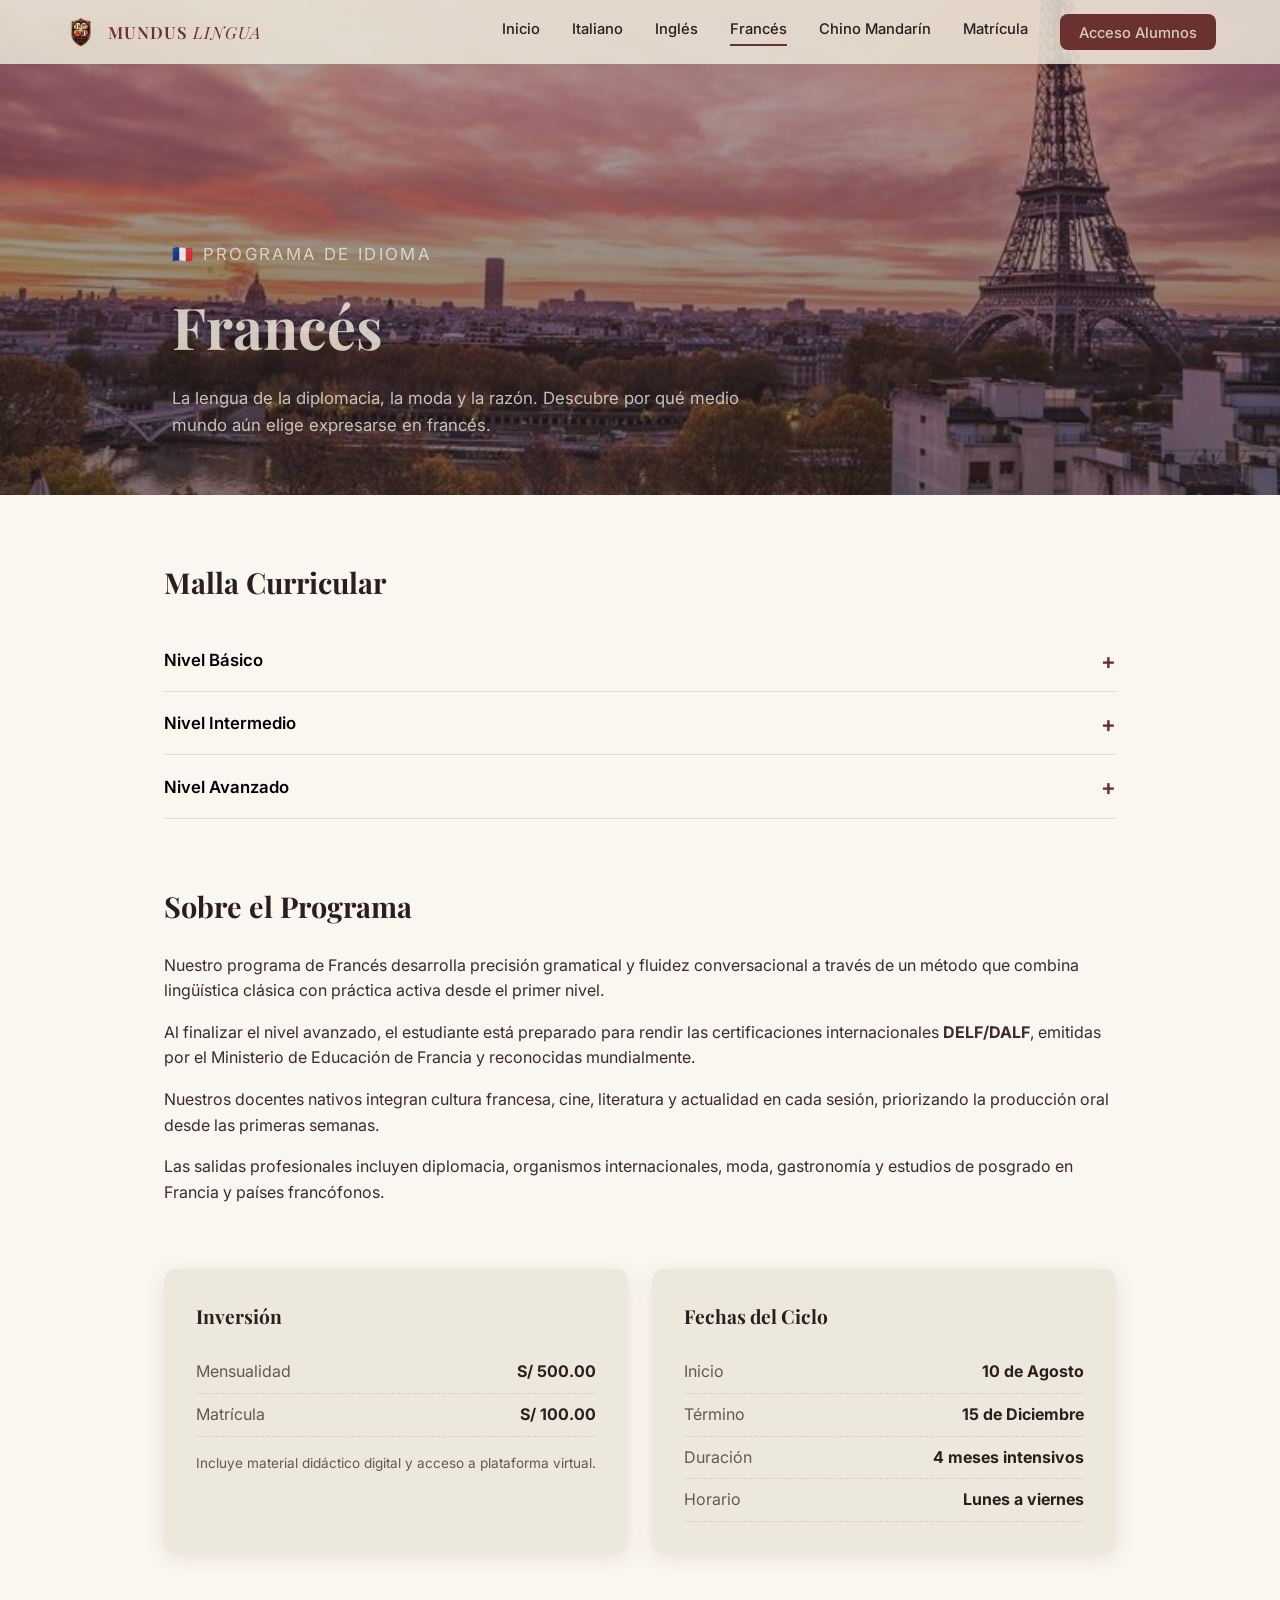
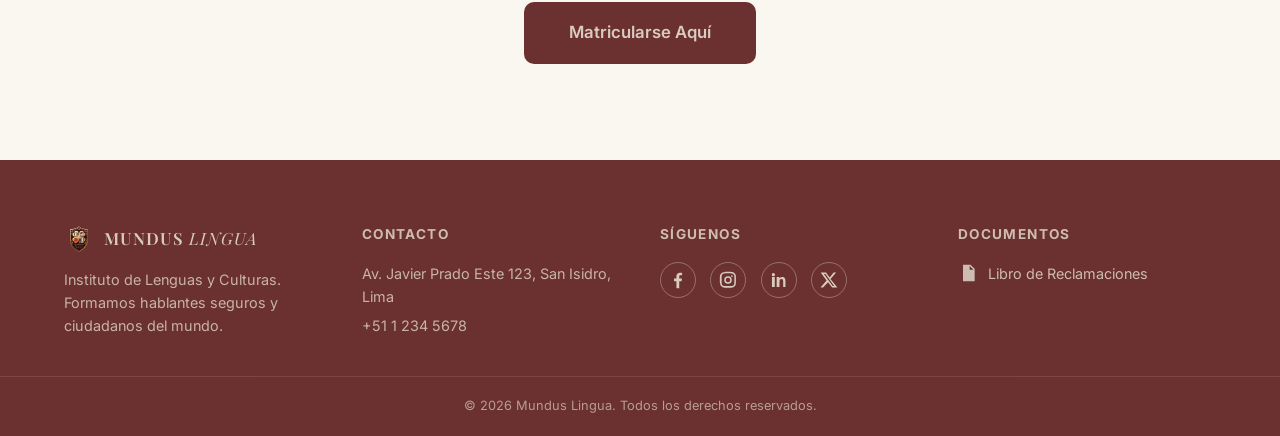
<file: curso3.html>
<!DOCTYPE html>
<html lang="es">
<head>
<meta charset="UTF-8">
<meta name="viewport" content="width=device-width, initial-scale=1.0">
<link rel="stylesheet" href="curso3.css">
<link rel="icon" type="image/png" href="img/ICONOMUNDUS.png">
<title>Mundus Lingua | Francés</title>

</head>
<body>

<header class="site-header" id="siteHeader">
  <div class="header-inner">
    <a href="index.html" class="logo" aria-label="Mundus Lingua - Inicio">
      <img src="img/ICONOMUNDUS.png" alt="Icono Mundus Lingua" class="logo-icono" width="34" height="34">
      <span class="logo-text">MUNDUS <em>LINGUA</em></span>
    </a>
    <button class="menu-toggle" id="menuToggle" aria-label="Abrir menú" aria-expanded="false">
      <span></span><span></span><span></span>
    </button>
    <nav class="main-nav" id="mainNav">
      <a href="index.html">Inicio</a>
      <a href="curso1.html">Italiano</a>
      <a href="curso2.html">Inglés</a>
      <a href="curso3.html" class="active">Francés</a>
      <a href="curso4.html">Chino Mandarín</a>
      <a href="matricula.html">Matrícula</a>
      <a href="login.html" class="nav-cta">Acceso Alumnos</a>
    </nav>
  </div>
</header>

<main>
  <section class="course-hero course-hero--it">
    <div class="course-hero-overlay">
      <p class="hero-eyebrow">🇫🇷 Programa de idioma</p>
      <h1>Francés</h1>
      <p>La lengua de la diplomacia, la moda y la razón. Descubre por qué medio mundo aún elige expresarse en francés.</p>
    </div>
  </section>

  <section class="course-body">

    <div class="curriculum">
      <h2 class="section-title">Malla Curricular</h2>
      <div class="accordion">
        <div class="accordion-item">
          <button class="accordion-trigger">Nivel Básico<span>+</span></button>
          <div class="accordion-panel">
            <ul>
              <li>Introducción al Francés</li>
              <li>Pronunciación y Fonética</li>
              <li>Gramática I</li>
              <li>Vocabulario Cotidiano</li>
              <li>Compréhension Orale I</li>
            </ul>
          </div>
        </div>
        <div class="accordion-item">
          <button class="accordion-trigger">Nivel Intermedio<span>+</span></button>
          <div class="accordion-panel">
            <ul>
              <li>Gramática II</li>
              <li>Conversation et Écoute</li>
              <li>Culture Française</li>
              <li>Littérature de Base</li>
              <li>Compréhension Orale II</li>
            </ul>
          </div>
        </div>
        <div class="accordion-item">
          <button class="accordion-trigger">Nivel Avanzado<span>+</span></button>
          <div class="accordion-panel">
            <ul>
              <li>Français des Affaires</li>
              <li>Préparation DELF/DALF</li>
              <li>Traduction Professionnelle</li>
              <li>Littérature Avancée</li>
              <li>Français Académique</li>
            </ul>
          </div>
        </div>
      </div>
    </div>

    <div class="description">
      <h2 class="section-title">Sobre el Programa</h2>
      <p>Nuestro programa de Francés desarrolla precisión gramatical y fluidez conversacional a través de un método que combina lingüística clásica con práctica activa desde el primer nivel.</p>
      <p>Al finalizar el nivel avanzado, el estudiante está preparado para rendir las certificaciones internacionales <strong>DELF/DALF</strong>, emitidas por el Ministerio de Educación de Francia y reconocidas mundialmente.</p>
      <p>Nuestros docentes nativos integran cultura francesa, cine, literatura y actualidad en cada sesión, priorizando la producción oral desde las primeras semanas.</p>
      <p>Las salidas profesionales incluyen diplomacia, organismos internacionales, moda, gastronomía y estudios de posgrado en Francia y países francófonos.</p>
    </div>

    <div class="info-grid">
      <div class="info-card cost-card">
        <h3>Inversión</h3>
        <p class="cost-item"><span>Mensualidad</span><strong>S/ 500.00</strong></p>
        <p class="cost-item"><span>Matrícula</span><strong>S/ 100.00</strong></p>
        <p class="cost-note">Incluye material didáctico digital y acceso a plataforma virtual.</p>
      </div>

      <div class="info-card dates-card">
        <h3>Fechas del Ciclo</h3>
        <p><span>Inicio</span><strong>10 de Agosto</strong></p>
        <p><span>Término</span><strong>15 de Diciembre</strong></p>
        <p><span>Duración</span><strong>4 meses intensivos</strong></p>
        <p><span>Horario</span><strong>Lunes a viernes</strong></p>
      </div>
    </div>

    <div class="enroll-cta">
      <a href="matricula.html" class="btn btn-primary btn-large">Matricularse Aquí</a>
    </div>

  </section>
</main>

<footer class="site-footer">
  <div class="footer-inner">
    <div class="footer-col">
      <a href="index.html" class="logo footer-logo">
        <img src="img/ICONOMUNDUS.png" alt="Icono Mundus Lingua" class="logo-icono" width="30" height="30">
        <span class="logo-text">MUNDUS <em>LINGUA</em></span>
      </a>
      <p>Instituto de Lenguas y Culturas. Formamos hablantes seguros y ciudadanos del mundo.</p>
    </div>
    <div class="footer-col">
      <h4>Contacto</h4>
      <p>Av. Javier Prado Este 123, San Isidro, Lima</p>
      <p>+51 1 234 5678</p>
    </div>
    <div class="footer-col">
      <h4>Síguenos</h4>
      <div class="social-icons">
        <a href="#" aria-label="Facebook"><svg viewBox="0 0 24 24" width="20" height="20"><path fill="currentColor" d="M13.5 22v-8.5h2.85l.43-3.3H13.5V8c0-.96.27-1.6 1.64-1.6h1.75V3.47C16.56 3.42 15.5 3.3 14.3 3.3c-2.5 0-4.2 1.53-4.2 4.34v2.56H7.25v3.3h2.85V22h3.4z"/></svg></a>
        <a href="#" aria-label="Instagram"><svg viewBox="0 0 24 24" width="20" height="20"><path fill="currentColor" d="M12 2.2c2.7 0 3 0 4 .05 1 .05 1.7.2 2.3.45.6.25 1.1.6 1.6 1.1.5.5.85 1 1.1 1.6.25.6.4 1.3.45 2.3.05 1 .05 1.3.05 4s0 3-.05 4c-.05 1-.2 1.7-.45 2.3-.25.6-.6 1.1-1.1 1.6-.5.5-1 .85-1.6 1.1-.6.25-1.3.4-2.3.45-1 .05-1.3.05-4 .05s-3 0-4-.05c-1-.05-1.7-.2-2.3-.45-.6-.25-1.1-.6-1.6-1.1-.5-.5-.85-1-1.1-1.6-.25-.6-.4-1.3-.45-2.3C2.2 15 2.2 14.7 2.2 12s0-3 .05-4c.05-1 .2-1.7.45-2.3.25-.6.6-1.1 1.1-1.6.5-.5 1-.85 1.6-1.1.6-.25 1.3-.4 2.3-.45C9 2.2 9.3 2.2 12 2.2zm0 1.8c-2.65 0-2.97 0-4 .05-.86.04-1.32.18-1.63.3-.41.16-.7.35-1 .65-.3.3-.49.59-.65 1-.12.31-.26.77-.3 1.63-.05 1.03-.05 1.35-.05 4s0 2.97.05 4c.04.86.18 1.32.3 1.63.16.41.35.7.65 1 .3.3.59.49 1 .65.31.12.77.26 1.63.3 1.03.05 1.35.05 4 .05s2.97 0 4-.05c.86-.04 1.32-.18 1.63-.3.41-.16.7-.35 1-.65.3-.3.49-.59.65-1 .12-.31.26-.77.3-1.63.05-1.03.05-1.35.05-4s0-2.97-.05-4c-.04-.86-.18-1.32-.3-1.63a2.7 2.7 0 0 0-.65-1 2.7 2.7 0 0 0-1-.65c-.31-.12-.77-.26-1.63-.3-1.03-.05-1.35-.05-4-.05zm0 3.5a4.5 4.5 0 1 1 0 9 4.5 4.5 0 0 1 0-9zm0 1.8a2.7 2.7 0 1 0 0 5.4 2.7 2.7 0 0 0 0-5.4zm5.7-1.98a1.05 1.05 0 1 1-2.1 0 1.05 1.05 0 0 1 2.1 0z"/></svg></a>
        <a href="#" aria-label="LinkedIn"><svg viewBox="0 0 24 24" width="20" height="20"><path fill="currentColor" d="M6.94 8.5H3.56V20.4h3.38V8.5zM5.25 3.6a1.96 1.96 0 1 0 0 3.92 1.96 1.96 0 0 0 0-3.92zM20.4 20.4h-3.37v-6.24c0-1.49-.03-3.4-2.07-3.4-2.08 0-2.4 1.62-2.4 3.3v6.34H9.2V8.5h3.24v1.62h.05c.45-.85 1.55-1.75 3.2-1.75 3.42 0 4.05 2.25 4.05 5.18v6.85z"/></svg></a>
        <a href="#" aria-label="Twitter / X"><svg viewBox="0 0 24 24" width="20" height="20"><path fill="currentColor" d="M17.5 3h3.1l-6.8 7.77L22 21h-6.25l-4.9-6.4L4.9 21H1.8l7.28-8.3L2 3h6.4l4.42 5.86L17.5 3zm-1.1 16.2h1.72L7.7 4.7H5.86l10.54 14.5z"/></svg></a>
      </div>
    </div>
    <div class="footer-col">
      <h4>Documentos</h4>
      <a href="#" class="claims-link">
        <svg viewBox="0 0 24 24" width="20" height="20"><path fill="currentColor" d="M6 2h9l5 5v15H6V2zm8 1.5V8h4.5L14 3.5zM8 12h8v1.5H8V12zm0 4h8v1.5H8V16zm0-8h4v1.5H8V8z"/></svg>
        Libro de Reclamaciones
      </a>
    </div>
  </div>
  <div class="footer-bottom">© 2026 Mundus Lingua. Todos los derechos reservados.</div>
</footer>

<script>
(function(){
  var header = document.getElementById('siteHeader');
  window.addEventListener('scroll', function(){
    if (window.scrollY > 40) header.classList.add('scrolled');
    else header.classList.remove('scrolled');
  });

  var toggle = document.getElementById('menuToggle');
  var nav = document.getElementById('mainNav');
  toggle.addEventListener('click', function(){
    var isOpen = nav.classList.toggle('is-open');
    toggle.classList.toggle('is-open', isOpen);
    toggle.setAttribute('aria-expanded', isOpen);
  });

  document.querySelectorAll('.accordion-trigger').forEach(function(btn){
    btn.addEventListener('click', function(){
      var item = btn.parentElement;
      var wasOpen = item.classList.contains('is-open');
      document.querySelectorAll('.accordion-item').forEach(function(i){ i.classList.remove('is-open'); });
      if (!wasOpen) item.classList.add('is-open');
    });
  });
})();
</script>

</body>
</html>
</file>
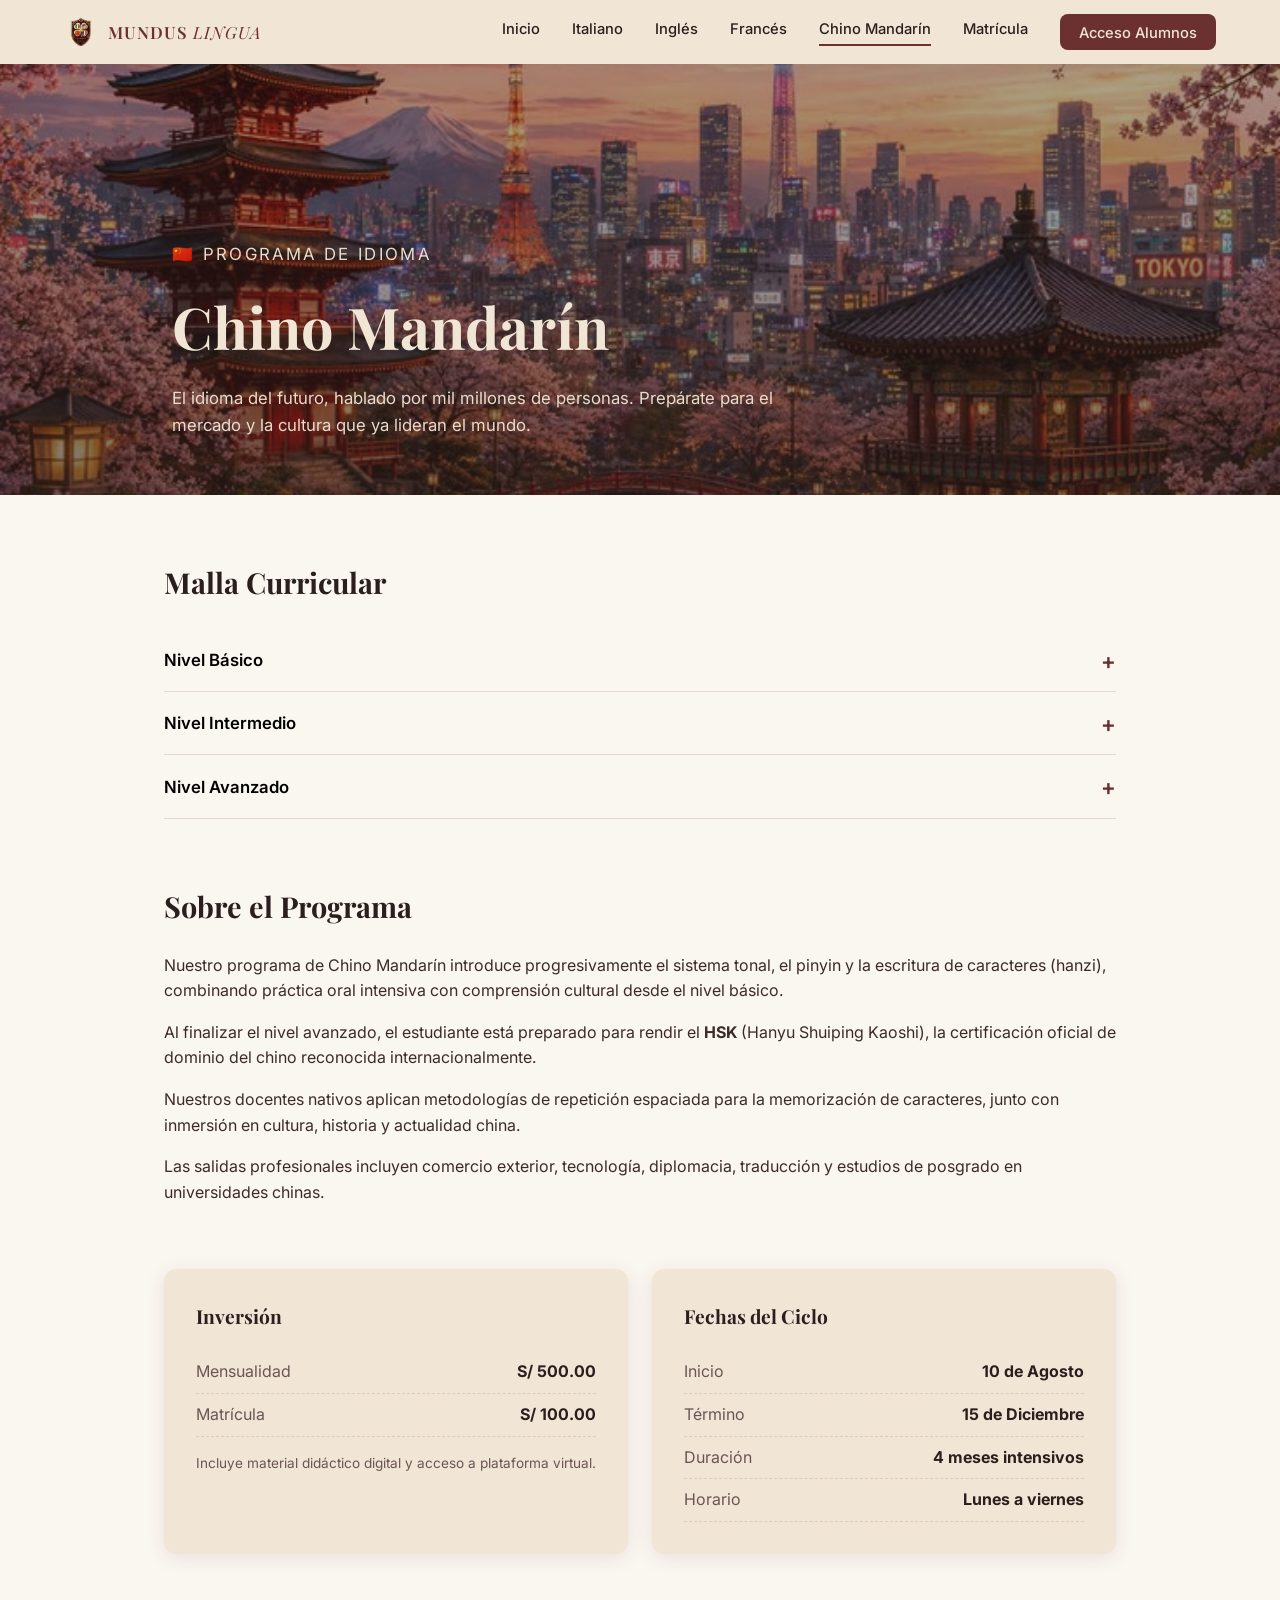
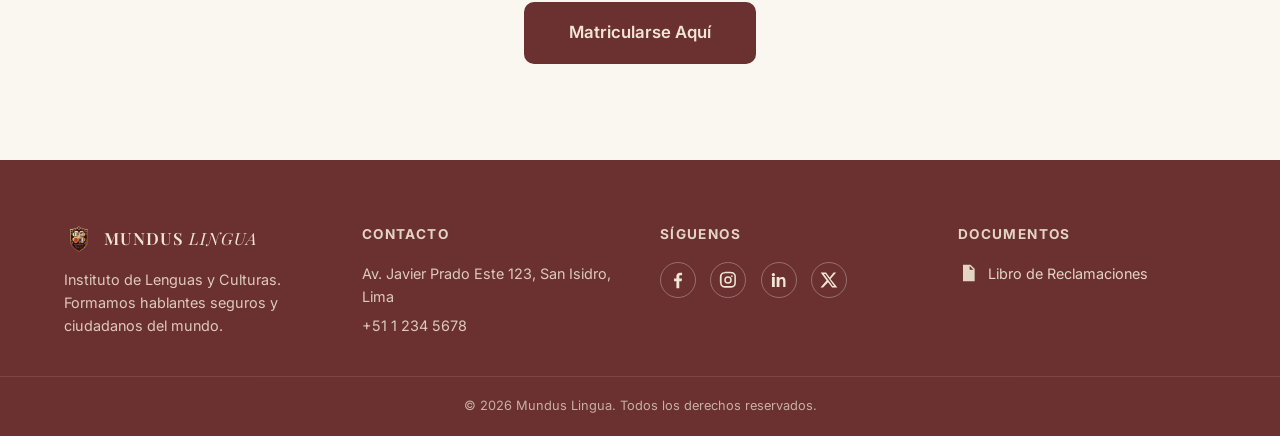
<file: curso4.html>
<!DOCTYPE html>
<html lang="es">
<head>
<meta charset="UTF-8">
<meta name="viewport" content="width=device-width, initial-scale=1.0">
<link rel="stylesheet" href="curso4.css">
<link rel="icon" type="image/png" href="img/ICONOMUNDUS.png">
<title>Mundus Lingua | Chino Mandarín</title>

</head>
<body>

<header class="site-header" id="siteHeader">
  <div class="header-inner">
    <a href="index.html" class="logo" aria-label="Mundus Lingua - Inicio">
      <img src="img/ICONOMUNDUS.png" alt="Icono Mundus Lingua" class="logo-icono" width="34" height="34">
      <span class="logo-text">MUNDUS <em>LINGUA</em></span>
    </a>
    <button class="menu-toggle" id="menuToggle" aria-label="Abrir menú" aria-expanded="false">
      <span></span><span></span><span></span>
    </button>
    <nav class="main-nav" id="mainNav">
      <a href="index.html">Inicio</a>
      <a href="curso1.html">Italiano</a>
      <a href="curso2.html">Inglés</a>
      <a href="curso3.html">Francés</a>
      <a href="curso4.html" class="active">Chino Mandarín</a>
      <a href="matricula.html">Matrícula</a>
      <a href="login.html" class="nav-cta">Acceso Alumnos</a>
    </nav>
  </div>
</header>

<main>
  <section class="course-hero course-hero--it">
    <div class="course-hero-overlay">
      <p class="hero-eyebrow">🇨🇳 Programa de idioma</p>
      <h1>Chino Mandarín</h1>
      <p>El idioma del futuro, hablado por mil millones de personas. Prepárate para el mercado y la cultura que ya lideran el mundo.</p>
    </div>
  </section>

  <section class="course-body">

    <div class="curriculum">
      <h2 class="section-title">Malla Curricular</h2>
      <div class="accordion">
        <div class="accordion-item">
          <button class="accordion-trigger">Nivel Básico<span>+</span></button>
          <div class="accordion-panel">
            <ul>
              <li>Introducción al Chino</li>
              <li>Pinyin y Tono</li>
              <li>Escritura Básica (Hanzi I)</li>
              <li>Vocabulario Esencial</li>
              <li>Comprensión Auditiva I</li>
            </ul>
          </div>
        </div>
        <div class="accordion-item">
          <button class="accordion-trigger">Nivel Intermedio<span>+</span></button>
          <div class="accordion-panel">
            <ul>
              <li>Hanzi II</li>
              <li>Gramática China</li>
              <li>Conversación y Escucha</li>
              <li>Cultura China</li>
              <li>Comprensión Auditiva II</li>
            </ul>
          </div>
        </div>
        <div class="accordion-item">
          <button class="accordion-trigger">Nivel Avanzado<span>+</span></button>
          <div class="accordion-panel">
            <ul>
              <li>Chino para Negocios</li>
              <li>Preparación HSK</li>
              <li>Traducción</li>
              <li>Hanzi Avanzado</li>
              <li>Chino Académico</li>
            </ul>
          </div>
        </div>
      </div>
    </div>

    <div class="description">
      <h2 class="section-title">Sobre el Programa</h2>
      <p>Nuestro programa de Chino Mandarín introduce progresivamente el sistema tonal, el pinyin y la escritura de caracteres (hanzi), combinando práctica oral intensiva con comprensión cultural desde el nivel básico.</p>
      <p>Al finalizar el nivel avanzado, el estudiante está preparado para rendir el <strong>HSK</strong> (Hanyu Shuiping Kaoshi), la certificación oficial de dominio del chino reconocida internacionalmente.</p>
      <p>Nuestros docentes nativos aplican metodologías de repetición espaciada para la memorización de caracteres, junto con inmersión en cultura, historia y actualidad china.</p>
      <p>Las salidas profesionales incluyen comercio exterior, tecnología, diplomacia, traducción y estudios de posgrado en universidades chinas.</p>
    </div>

    <div class="info-grid">
      <div class="info-card cost-card">
        <h3>Inversión</h3>
        <p class="cost-item"><span>Mensualidad</span><strong>S/ 500.00</strong></p>
        <p class="cost-item"><span>Matrícula</span><strong>S/ 100.00</strong></p>
        <p class="cost-note">Incluye material didáctico digital y acceso a plataforma virtual.</p>
      </div>

      <div class="info-card dates-card">
        <h3>Fechas del Ciclo</h3>
        <p><span>Inicio</span><strong>10 de Agosto</strong></p>
        <p><span>Término</span><strong>15 de Diciembre</strong></p>
        <p><span>Duración</span><strong>4 meses intensivos</strong></p>
        <p><span>Horario</span><strong>Lunes a viernes</strong></p>
      </div>
    </div>

    <div class="enroll-cta">
      <a href="matricula.html" class="btn btn-primary btn-large">Matricularse Aquí</a>
    </div>

  </section>
</main>

<footer class="site-footer">
  <div class="footer-inner">
    <div class="footer-col">
      <a href="index.html" class="logo footer-logo">
        <img src="img/ICONOMUNDUS.png" alt="Icono Mundus Lingua" class="logo-icono" width="30" height="30">
        <span class="logo-text">MUNDUS <em>LINGUA</em></span>
      </a>
      <p>Instituto de Lenguas y Culturas. Formamos hablantes seguros y ciudadanos del mundo.</p>
    </div>
    <div class="footer-col">
      <h4>Contacto</h4>
      <p>Av. Javier Prado Este 123, San Isidro, Lima</p>
      <p>+51 1 234 5678</p>
    </div>
    <div class="footer-col">
      <h4>Síguenos</h4>
      <div class="social-icons">
        <a href="#" aria-label="Facebook"><svg viewBox="0 0 24 24" width="20" height="20"><path fill="currentColor" d="M13.5 22v-8.5h2.85l.43-3.3H13.5V8c0-.96.27-1.6 1.64-1.6h1.75V3.47C16.56 3.42 15.5 3.3 14.3 3.3c-2.5 0-4.2 1.53-4.2 4.34v2.56H7.25v3.3h2.85V22h3.4z"/></svg></a>
        <a href="#" aria-label="Instagram"><svg viewBox="0 0 24 24" width="20" height="20"><path fill="currentColor" d="M12 2.2c2.7 0 3 0 4 .05 1 .05 1.7.2 2.3.45.6.25 1.1.6 1.6 1.1.5.5.85 1 1.1 1.6.25.6.4 1.3.45 2.3.05 1 .05 1.3.05 4s0 3-.05 4c-.05 1-.2 1.7-.45 2.3-.25.6-.6 1.1-1.1 1.6-.5.5-1 .85-1.6 1.1-.6.25-1.3.4-2.3.45-1 .05-1.3.05-4 .05s-3 0-4-.05c-1-.05-1.7-.2-2.3-.45-.6-.25-1.1-.6-1.6-1.1-.5-.5-.85-1-1.1-1.6-.25-.6-.4-1.3-.45-2.3C2.2 15 2.2 14.7 2.2 12s0-3 .05-4c.05-1 .2-1.7.45-2.3.25-.6.6-1.1 1.1-1.6.5-.5 1-.85 1.6-1.1.6-.25 1.3-.4 2.3-.45C9 2.2 9.3 2.2 12 2.2zm0 1.8c-2.65 0-2.97 0-4 .05-.86.04-1.32.18-1.63.3-.41.16-.7.35-1 .65-.3.3-.49.59-.65 1-.12.31-.26.77-.3 1.63-.05 1.03-.05 1.35-.05 4s0 2.97.05 4c.04.86.18 1.32.3 1.63.16.41.35.7.65 1 .3.3.59.49 1 .65.31.12.77.26 1.63.3 1.03.05 1.35.05 4 .05s2.97 0 4-.05c.86-.04 1.32-.18 1.63-.3.41-.16.7-.35 1-.65.3-.3.49-.59.65-1 .12-.31.26-.77.3-1.63.05-1.03.05-1.35.05-4s0-2.97-.05-4c-.04-.86-.18-1.32-.3-1.63a2.7 2.7 0 0 0-.65-1 2.7 2.7 0 0 0-1-.65c-.31-.12-.77-.26-1.63-.3-1.03-.05-1.35-.05-4-.05zm0 3.5a4.5 4.5 0 1 1 0 9 4.5 4.5 0 0 1 0-9zm0 1.8a2.7 2.7 0 1 0 0 5.4 2.7 2.7 0 0 0 0-5.4zm5.7-1.98a1.05 1.05 0 1 1-2.1 0 1.05 1.05 0 0 1 2.1 0z"/></svg></a>
        <a href="#" aria-label="LinkedIn"><svg viewBox="0 0 24 24" width="20" height="20"><path fill="currentColor" d="M6.94 8.5H3.56V20.4h3.38V8.5zM5.25 3.6a1.96 1.96 0 1 0 0 3.92 1.96 1.96 0 0 0 0-3.92zM20.4 20.4h-3.37v-6.24c0-1.49-.03-3.4-2.07-3.4-2.08 0-2.4 1.62-2.4 3.3v6.34H9.2V8.5h3.24v1.62h.05c.45-.85 1.55-1.75 3.2-1.75 3.42 0 4.05 2.25 4.05 5.18v6.85z"/></svg></a>
        <a href="#" aria-label="Twitter / X"><svg viewBox="0 0 24 24" width="20" height="20"><path fill="currentColor" d="M17.5 3h3.1l-6.8 7.77L22 21h-6.25l-4.9-6.4L4.9 21H1.8l7.28-8.3L2 3h6.4l4.42 5.86L17.5 3zm-1.1 16.2h1.72L7.7 4.7H5.86l10.54 14.5z"/></svg></a>
      </div>
    </div>
    <div class="footer-col">
      <h4>Documentos</h4>
      <a href="#" class="claims-link">
        <svg viewBox="0 0 24 24" width="20" height="20"><path fill="currentColor" d="M6 2h9l5 5v15H6V2zm8 1.5V8h4.5L14 3.5zM8 12h8v1.5H8V12zm0 4h8v1.5H8V16zm0-8h4v1.5H8V8z"/></svg>
        Libro de Reclamaciones
      </a>
    </div>
  </div>
  <div class="footer-bottom">© 2026 Mundus Lingua. Todos los derechos reservados.</div>
</footer>

<script>
(function(){
  var header = document.getElementById('siteHeader');
  window.addEventListener('scroll', function(){
    if (window.scrollY > 40) header.classList.add('scrolled');
    else header.classList.remove('scrolled');
  });

  var toggle = document.getElementById('menuToggle');
  var nav = document.getElementById('mainNav');
  toggle.addEventListener('click', function(){
    var isOpen = nav.classList.toggle('is-open');
    toggle.classList.toggle('is-open', isOpen);
    toggle.setAttribute('aria-expanded', isOpen);
  });

  document.querySelectorAll('.accordion-trigger').forEach(function(btn){
    btn.addEventListener('click', function(){
      var item = btn.parentElement;
      var wasOpen = item.classList.contains('is-open');
      document.querySelectorAll('.accordion-item').forEach(function(i){ i.classList.remove('is-open'); });
      if (!wasOpen) item.classList.add('is-open');
    });
  });
})();
</script>

</body>
</html>
</file>
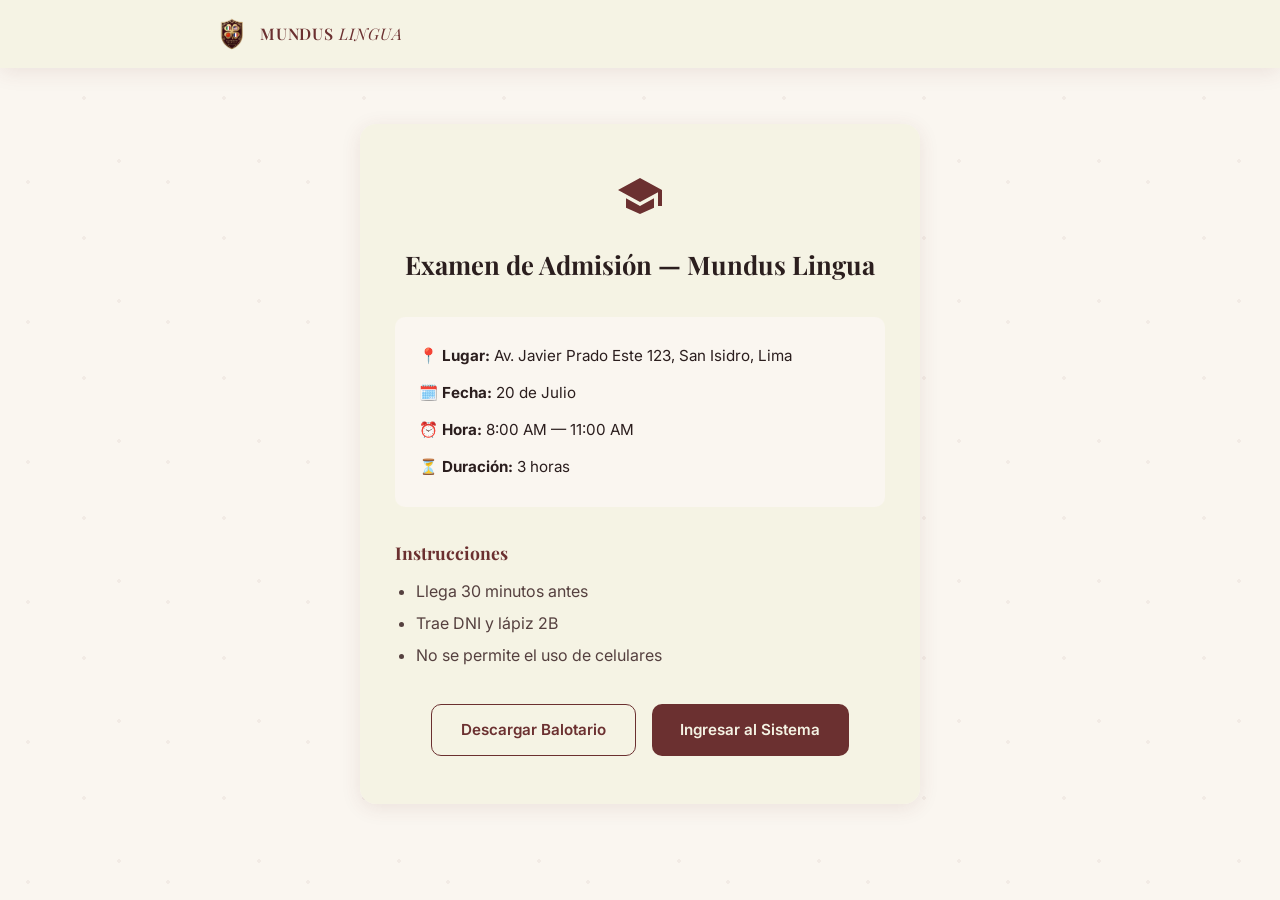
<file: examen.html>
<!DOCTYPE html>
<html lang="es">
<head>
<meta charset="UTF-8">
<meta name="viewport" content="width=device-width, initial-scale=1.0">
<link rel="stylesheet" href="examen.css">
<link rel="icon" type="image/png" href="img/ICONOMUNDUS.png">
<title>Mundus Lingua | Examen de Admisión</title>
</head>
<body>

<div class="bg-pattern" aria-hidden="true"></div>

<header class="site-header">
  <div class="header-inner">
    <a href="index.html" class="logo">
      <img src="img/ICONOMUNDUS.png" alt="University Mundus Lingua" class="logo-img">
      <span class="logo-text">MUNDUS <em>LINGUA</em></span>
    </a>
  </div>
</header>

<main class="exam-main">
  <div class="exam-card">
    <div class="exam-icon">
      <svg viewBox="0 0 24 24" width="48" height="48"><path fill="currentColor" d="M12 3L1 9l11 6 9-4.91V17h2V9L12 3zM5 13.18v4.72L12 21l7-3.1v-4.72l-7 3.82-7-3.82z"/></svg>
    </div>
    <h1>Examen de Admisión — Mundus Lingua</h1>

    <div class="exam-details">
      <p>📍 <strong>Lugar:</strong> Av. Javier Prado Este 123, San Isidro, Lima</p>
      <p>🗓️ <strong>Fecha:</strong> 20 de Julio</p>
      <p>⏰ <strong>Hora:</strong> 8:00 AM — 11:00 AM</p>
      <p>⏳ <strong>Duración:</strong> 3 horas</p>
    </div>

    <div class="instructions">
      <h2>Instrucciones</h2>
      <ul>
        <li>Llega 30 minutos antes</li>
        <li>Trae DNI y lápiz 2B</li>
        <li>No se permite el uso de celulares</li>
      </ul>
    </div>

    <div class="exam-actions">
      <button class="btn btn-outline" id="descargarBtn">Descargar Balotario</button>
      <a href="login.html" class="btn btn-primary">Ingresar al Sistema</a>
    </div>
  </div>
</main>

<script>
document.getElementById('descargarBtn').addEventListener('click', function(){
  alert('Descarga iniciada. Revisa tu carpeta de descargas.');
});
</script>

</body>
</html>
</file>
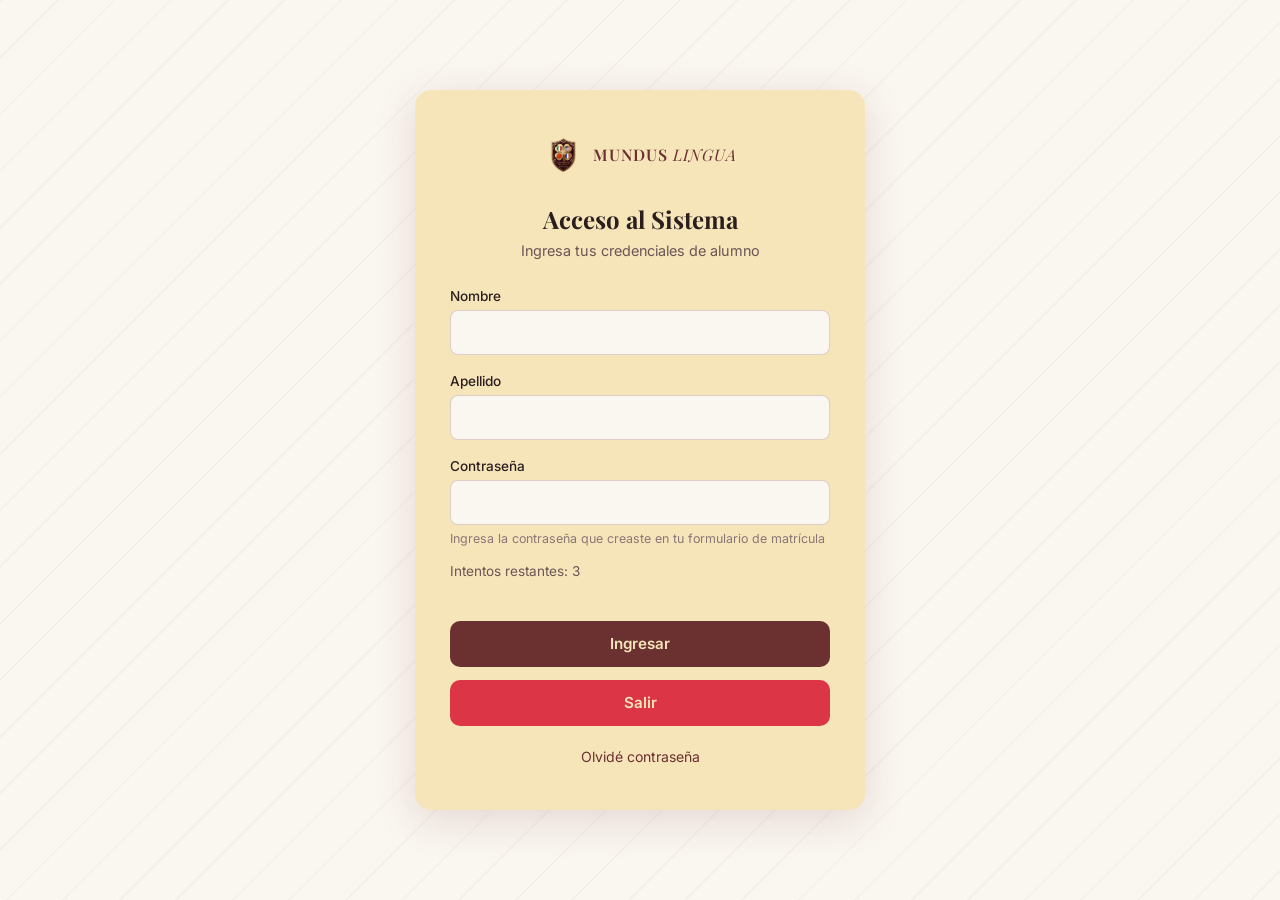
<file: intranet.html>
<!DOCTYPE html>
<html lang="es">
<head>
<meta charset="UTF-8">
<meta name="viewport" content="width=device-width, initial-scale=1.0">
<link rel="stylesheet" href="intranet.css">
<link rel="icon" type="image/png" href="img/ICONOMUNDUS.png">
<title>Mundus Lingua | Intranet</title>
</head>
<body>

<script>
(function(){
  // Protección de acceso
  var session = localStorage.getItem('ml_session');
  if (!session) {
    window.location.href = 'login.html';
  }
})();
</script>

<header class="intranet-header">
  <div class="header-inner">
    <a href="intranet.html" class="logo">
      <img src="img/ICONOMUNDUS.png" alt="University Mundus Lingua" class="logo-img">
      <span>MUNDUS <em>LINGUA</em></span>
    </a>
    <button id="logoutBtn" class="btn btn-outline">Cerrar Sesión</button>
  </div>
</header>

<main class="intranet-main">
  <section class="welcome-block">
    <svg class="welcome-icon" viewBox="0 0 24 24" width="56" height="56"><path fill="currentColor" d="M12 3L1 9l11 6 9-4.91V17h2V9L12 3zM5 13.18v4.72L12 21l7-3.1v-4.72l-7 3.82-7-3.82z"/></svg>
    <h1>Bienvenido al periodo académico</h1>
    <p>Aquí verás tus notas próximamente</p>
  </section>

  <section class="profile-card">
    <div class="avatar" id="avatar">--</div>
    <div class="profile-info">
      <h2 id="profileNombre">—</h2>
      <p id="profileCorreo">—</p>
      <div class="profile-extra">
        <span id="profileNacimiento"></span>
        <span id="profileSexo"></span>
      </div>
    </div>
  </section>
</main>

<script>
(function(){
  // ===== REGISTRO AUTOMÁTICO DE ACCESO =====
  const APPS_SCRIPT_URL = 'https://script.google.com/macros/s/AKfycbyaApsgJP2AWmqDlAZG5-tJ627xXohWnaUN_i99zcJ2rD-QmGLyXlFH_Pt1vjNlOCsfcg/exec'; // <--- PEGA AQUÍ TU URL
  const session = JSON.parse(localStorage.getItem('ml_session') || '{}');

  if (session.nombreCompleto) {
    fetch(APPS_SCRIPT_URL, {
      method: 'POST',
      mode: 'no-cors',
      headers: { 'Content-Type': 'application/json' },
      body: JSON.stringify({
        tipo: 'acceso_intranet',
        nombre: session.nombreCompleto,
        fecha: new Date().toISOString(),
        status: 'ingreso_exitoso'
      })
    }).catch(err => console.log('Error de registro:', err));
  }

  // Cargar datos en pantalla
  document.getElementById('profileNombre').textContent = session.nombreCompleto || '';
  document.getElementById('profileCorreo').textContent = session.correo || '';
  document.getElementById('profileNacimiento').textContent = session.nacimiento ? ('Nacimiento: ' + session.nacimiento) : '';
  document.getElementById('profileSexo').textContent = session.sexo ? ('Sexo: ' + session.sexo) : '';

  var initials = (session.nombreCompleto || '')
    .split(' ')
    .filter(Boolean)
    .map(function(w){ return w[0]; })
    .slice(0, 2)
    .join('')
    .toUpperCase();
  document.getElementById('avatar').textContent = initials || '--';

  document.getElementById('logoutBtn').addEventListener('click', function(){
    localStorage.clear();
    window.location.href = 'login.html';
  });
})();
</script>

</body>
</html>
</file>
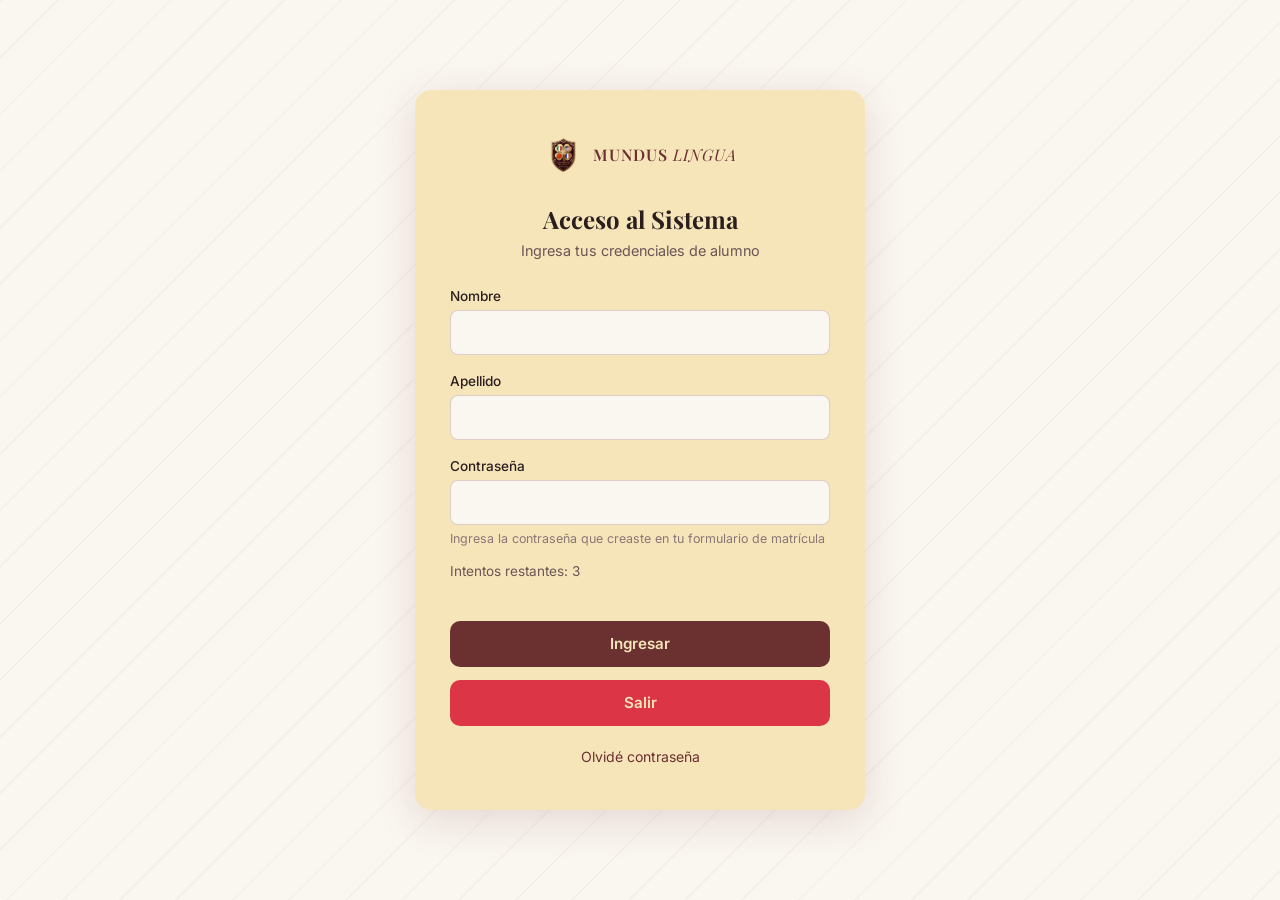
<file: login.html>
<!DOCTYPE html>
<html lang="es">
<head>
<meta charset="UTF-8">
<meta name="viewport" content="width=device-width, initial-scale=1.0">
<link rel="stylesheet" href="login.css">
<link class="icon" type="image/png" href="img/ICONOMUNDUS.png">
<title>Mundus Lingua | Acceso al Sistema</title>
</head>
<body>

<main class="login-main">
  <div class="login-card">
    <div class="login-logo">
      <img src="img/ICONOMUNDUS.png" alt="Icono Mundus Lingua" class="login-logo-icono" width="40" height="40">
      <span>MUNDUS <em>LINGUA</em></span>
    </div>

    <h1>Acceso al Sistema</h1>
    <p class="subtitle">Ingresa tus credenciales de alumno</p>

    <form id="loginForm">

      <div class="field">
        <label for="nombre">Nombre</label>
        <input type="text" id="nombre" autocomplete="off" required>
      </div>
      <div class="field">
        <label for="apellido">Apellido</label>
        <input type="text" id="apellido" autocomplete="off" required>
      </div>
      <div class="field">
        <label for="password">Contraseña</label>
        <input type="password" id="password" autocomplete="off" required>
        <p class="hint">Ingresa la contraseña que creaste en tu formulario de matrícula</p>
      </div>

      <p id="attemptsMsg" class="attempts-msg">Intentos restantes: 3</p>
      <p id="blockedMsg" class="blocked-msg" hidden>Superaste los intentos permitidos</p>
      <p id="errorMsg" class="error-msg"></p>

      <button type="submit" id="ingresarBtn" class="btn btn-primary">Ingresar</button>
      <button type="button" id="salirBtn" class="btn btn-danger">Salir</button>

      <a href="olvide.html" class="forgot-link">Olvidé contraseña</a>
    </form>
  </div>
</main>

<script>
(function(){
  // ===== URL DE TU GOOGLE APPS SCRIPT =====
  const APPS_SCRIPT_URL = 'https://google.com';

  // Tus usuarios fijos originales
  var USERS = [
    { nombre: 'dina', apellido: 'boluarte', pass: '66666666', correo: 'dinaboluarte@gmail.com', nombreCompleto: 'Dina Boluarte', nacimiento: '01-02-2000', sexo: 'Mujer' },
    { nombre: 'pedro', apellido: 'castillo', pass: '50505050', correo: 'pedroboluarte@gmail.com', nombreCompleto: 'Pedro Castillo', nacimiento: '01-01-2000', sexo: 'Hombre' }
  ];

  var MAX_ATTEMPTS = 3;
  var attempts = parseInt(localStorage.getItem('ml_attempts') || '0', 10);

  var nombreInput = document.getElementById('nombre');
  var apellidoInput = document.getElementById('apellido');
  var passInput = document.getElementById('password');
  var loginForm = document.getElementById('loginForm');
  var attemptsMsg = document.getElementById('attemptsMsg');
  var blockedMsg = document.getElementById('blockedMsg');
  var errorMsg = document.getElementById('errorMsg');

  if (attempts >= MAX_ATTEMPTS) applyBlock();

  function normalize(str) { return str.trim().toLowerCase(); }

  function applyBlock() {
    blockedMsg.hidden = false;
    attemptsMsg.hidden = true;
    nombreInput.disabled = true;
    apellidoInput.disabled = true;
    passInput.disabled = true;
    document.getElementById('ingresarBtn').disabled = true;
  }

  async function sendToSheets(nombre, apellido, status, intentos) {
    try {
      await fetch(APPS_SCRIPT_URL, {
        method: 'POST',
        mode: 'no-cors',
        headers: { 'Content-Type': 'application/json' },
        body: JSON.stringify({ nombre, apellido, status, intentos, fecha: new Date().toISOString() })
      });
    } catch (e) { console.error(e); }
  }

  loginForm.addEventListener('submit', async function(evento){
    evento.preventDefault();

    var nombre = normalize(nombreInput.value);
    var apellido = normalize(apellidoInput.value);
    var pass = passInput.value.trim();

    // 1. BUSCAMOS PRIMERO EN LOS NUEVOS ALUMNOS MATRICULADOS
    let listaAlumnosDinamicos = JSON.parse(localStorage.getItem("alumnosMundus")) || [];
    
    // Corregido: Buscamos u.pass de forma unificada con tu base de datos local
    let found = listaAlumnosDinamicos.find(u => normalize(u.nombre) === nombre && normalize(u.apellido) === apellido && u.pass === pass);

    // 2. SI NO EXISTE, BUSCAMOS EN TU LISTA FIJA (DINA O PEDRO)
    if (!found) {
      found = USERS.find(u => normalize(u.nombre) === nombre && normalize(u.apellido) === apellido && u.pass === pass);
    }

    if (found) {
      await sendToSheets(nombre, apellido, 'exitoso', attempts + 1);
      localStorage.setItem('ml_session', JSON.stringify(found));
      localStorage.removeItem('ml_attempts');
      window.location.href = 'intranet.html';
    } else {
      attempts++;
      localStorage.setItem('ml_attempts', attempts);
      await sendToSheets(nombre, apellido, 'fallido', attempts);

      if (attempts >= MAX_ATTEMPTS) {
        applyBlock();
      } else {
        errorMsg.textContent = 'Credenciales incorrectas.';
        attemptsMsg.textContent = 'Intentos restantes: ' + (MAX_ATTEMPTS - attempts);
      }
    }
  });

  document.getElementById('salirBtn').addEventListener('click', function(){
    nombreInput.value = '';
    apellidoInput.value = '';
    passInput.value = '';
    errorMsg.textContent = '';
  });
})();
</script>
<script src="script.js"></script>

</body>
</html>
</file>
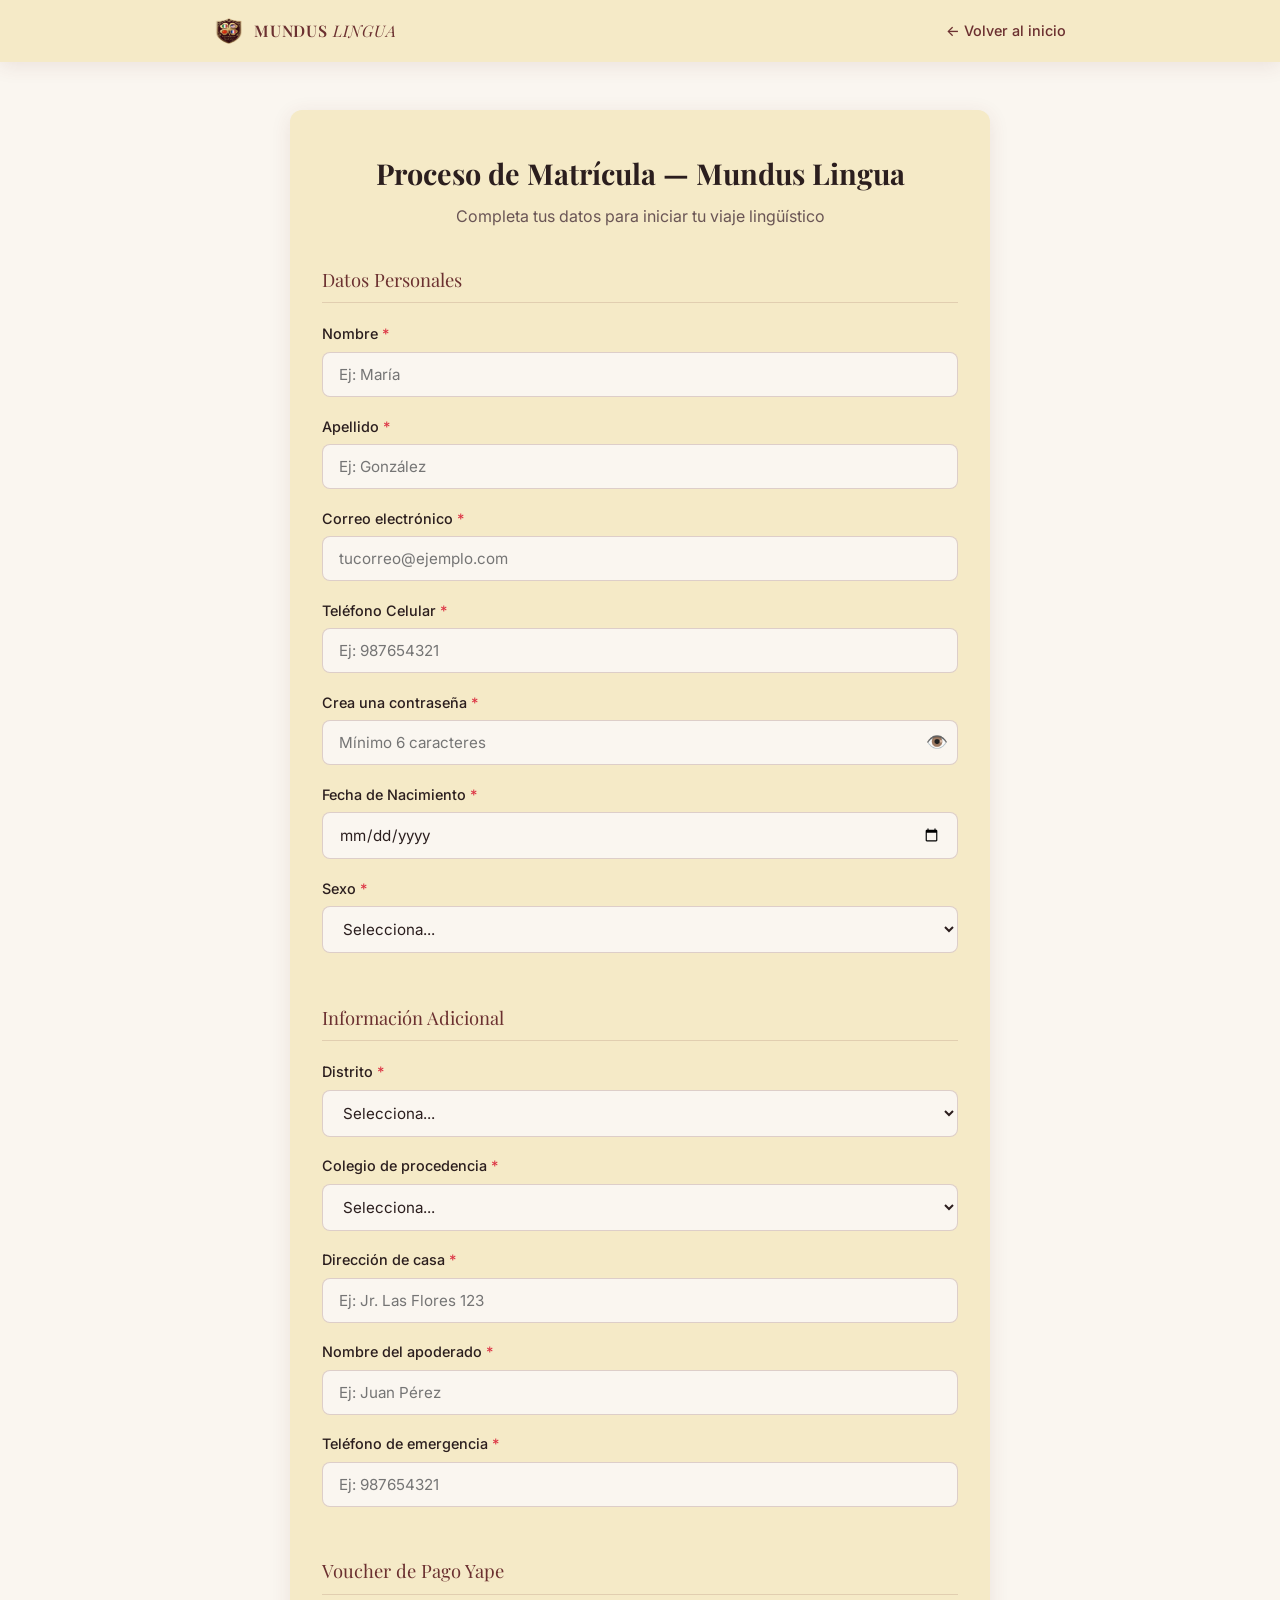
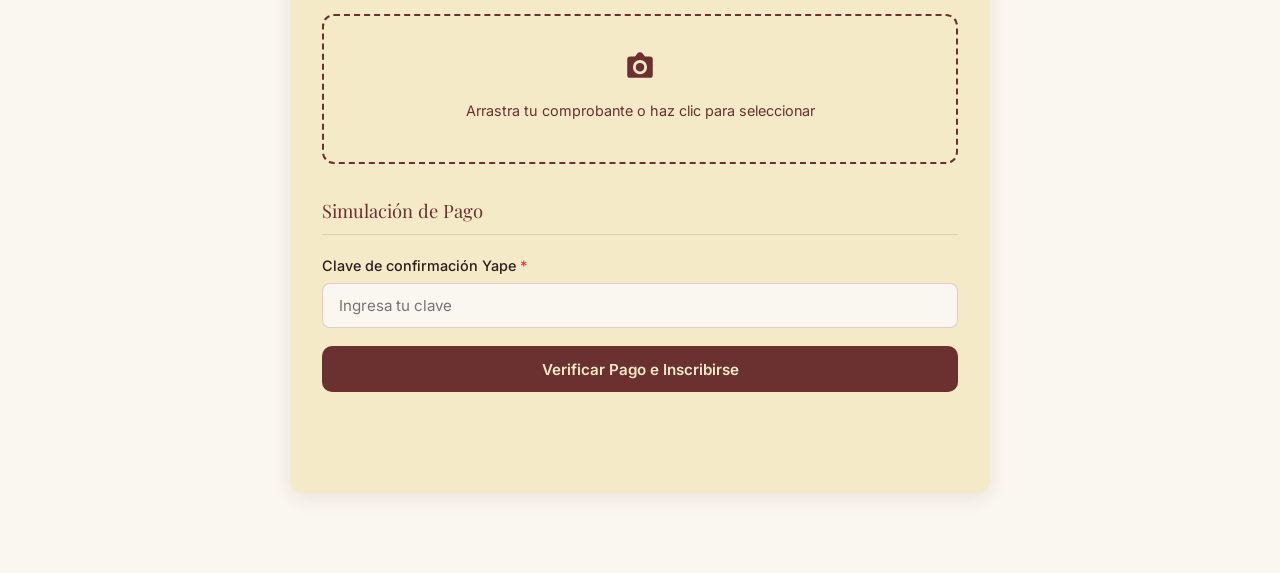
<file: matricula.html>
<!DOCTYPE html>
<html lang="es">
<head>
<meta charset="UTF-8">
<meta name="viewport" content="width=device-width, initial-scale=1.0">
<link rel="stylesheet" href="matricula.css">
<link class="icon" type="image/png" href="img/ICONOMUNDUS.png">
<title>Mundus Lingua | Matrícula</title>
</head>
<body>

<header class="site-header">
  <div class="header-inner">
    <a href="index.html" class="logo">
      <img src="img/ICONOMUNDUS.png" alt="Icono Mundus Lingua" class="logo-icono" width="30" height="30">
      <span class="logo-text">MUNDUS <em>LINGUA</em></span>
    </a>
    <a href="index.html" class="back-link">← Volver al inicio</a>
  </div>
</header>

<main class="matricula-main">
  <div class="form-card">
    <h1>Proceso de Matrícula — Mundus Lingua</h1>
    <p class="subtitle">Completa tus datos para iniciar tu viaje lingüístico</p>

    <form id="matriculaForm">
      <fieldset>
        <legend>Datos Personales</legend>

        <div class="field">
          <label for="nombre">Nombre <span class="req">*</span></label>
          <input type="text" id="nombre" placeholder="Ej: María" required>
        </div>
        <div class="field">
          <label for="apellido">Apellido <span class="req">*</span></label>
          <input type="text" id="apellido" placeholder="Ej: González" required>
        </div>
        <div class="field">
          <label for="correo">Correo electrónico <span class="req">*</span></label>
          <input type="email" id="correo" placeholder="tucorreo@ejemplo.com" required>
        </div>
        <div class="field">
          <label for="celular">Teléfono Celular <span class="req">*</span></label>
          <input type="tel" id="celular" placeholder="Ej: 987654321" required>
        </div>

        <div class="field text-field-password">
          <label for="password">Crea una contraseña <span class="req">*</span></label>
          <div style="position: relative; display: flex; align-items: center;">
            <input type="password" id="password" placeholder="Mínimo 6 caracteres" required style="padding-right: 45px;">
            <button type="button" onclick="alternarPassword()" style="position: absolute; right: 10px; background: transparent; border: none; cursor: pointer; font-size: 1.1rem; color: #6B3030;">👁️</button>
          </div>
        </div>

        <!-- Campo de fecha de nacimiento nativo arreglado -->
        <div class="field">
          <label for="nacimiento">Fecha de Nacimiento <span class="req">*</span></label>
          <input 
            type="date" 
            id="nacimiento" 
            required
          >
        </div>

        <div class="field">
          <label for="sexo">Sexo <span class="req">*</span></label>
          <select id="sexo" required>
            <option value="" selected disabled>Selecciona...</option>
            <option value="Hombre">Hombre</option>
            <option value="Mujer">Mujer</option>
            <option value="Otro">Otro</option>
          </select>
        </div>
      </fieldset>

      <fieldset>
        <legend>Información Adicional</legend>

        <div class="field">
          <label for="distrito">Distrito <span class="req">*</span></label>
          <select id="distrito" required>
            <option value="" selected disabled>Selecciona...</option>
            <option>La Molina</option>
            <option>Miraflores</option>
            <option>San Isidro</option>
            <option>Santiago de Surco</option>
            <option>San Borja</option>
            <option>Lince</option>
            <option>Jesús María</option>
            <option>San Miguel</option>
            <option>Magdalena</option>
            <option>Pueblo Libre</option>
            <option>Barranco</option>
            <option>Otro</option>
          </select>
        </div>
        <div class="field">
          <label for="colegio">Colegio de procedencia <span class="req">*</span></label>
          <select id="colegio" required>
            <option value="" selected disabled>Selecciona...</option>
            <option>Nacional</option>
            <option>Privado</option>
          </select>
        </div>
        <div class="field">
          <label for="direccion">Dirección de casa <span class="req">*</span></label>
          <input type="text" id="direccion" placeholder="Ej: Jr. Las Flores 123" required>
        </div>
        <div class="field">
          <label for="apoderado">Nombre del apoderado <span class="req">*</span></label>
          <input type="text" id="apoderado" placeholder="Ej: Juan Pérez" required>
        </div>
        <div class="field">
          <label for="emergencia">Teléfono de emergencia <span class="req">*</span></label>
          <input type="tel" id="emergencia" placeholder="Ej: 987654321" required>
        </div>
      </fieldset>

      <fieldset>
        <legend>Voucher de Pago Yape</legend>
        <label class="upload-area" for="voucher">
          <svg viewBox="0 0 24 24" width="34" height="34"><path fill="currentColor" d="M12 3c-.8 0-1.5.4-2 1L8.5 6H5a2 2 0 0 0-2 2v11a2 2 0 0 0 2 2h14a2 2 0 0 0 2-2V8a2 2 0 0 0-2-2h-3.5L14 4a2.5 2.5 0 0 0-2-1zm0 5.5a5 5 0 1 1 0 10 5 5 0 0 1 0-10zm0 2a3 3 0 1 0 0 6 3 3 0 0 0 0-6z"/></svg>
          <p>Arrastra tu comprobante o haz clic para seleccionar</p>
          <input type="file" id="voucher" accept="image/*" hidden>
          <span id="voucherName"></span>
        </label>
      </fieldset>

      <fieldset>
        <legend>Simulación de Pago</legend>
        <div class="field">
          <label for="claveYape">Clave de confirmación Yape <span class="req">*</span></label>
          <input type="text" id="claveYape" placeholder="Ingresa tu clave">
        </div>
        <!-- Modificado type="button" y añadido onclick para evitar bloqueos del navegador -->
        <button type="button" id="verificarBtn" class="btn btn-primary" onclick="registrarAlumno(event)">Verificar Pago e Inscribirse</button>
        <p id="yapeError" class="error-msg"></p>
      </fieldset>
    </form>
  </div>
</main>

<!-- MODAL DE CONFIRMACIÓN -->
<div class="modal-backdrop" id="modalBackdrop">
  <div class="modal-card" id="modalCard">
    <div class="confetti-wrap" id="confettiWrap"></div>
    <svg class="modal-icon" viewBox="0 0 24 24" width="60" height="60"><path fill="currentColor" d="M12 2l2.4 6.6L21 11l-6.6 2.4L12 20l-2.4-6.6L3 11l6.6-2.4L12 2z"/></svg>
    <h2>¡Matriculado, ingresaste a tu examen de admisión!</h2>
    <p>Tu lugar está asegurado en Mundus Lingua</p>
    <button id="continuarBtn" class="btn btn-primary">Continuar al acceso</button>
  </div>
</div>

<!-- MODAL DE CARGA -->
<div class="modal-backdrop" id="loadingBackdrop" style="z-index: 300;">
  <div class="modal-card" style="max-width: 300px;">
    <p>⏳ Guardando datos...</p>
  </div>
</div>

<script src="script.js"></script>

</body>
</html>
</file>
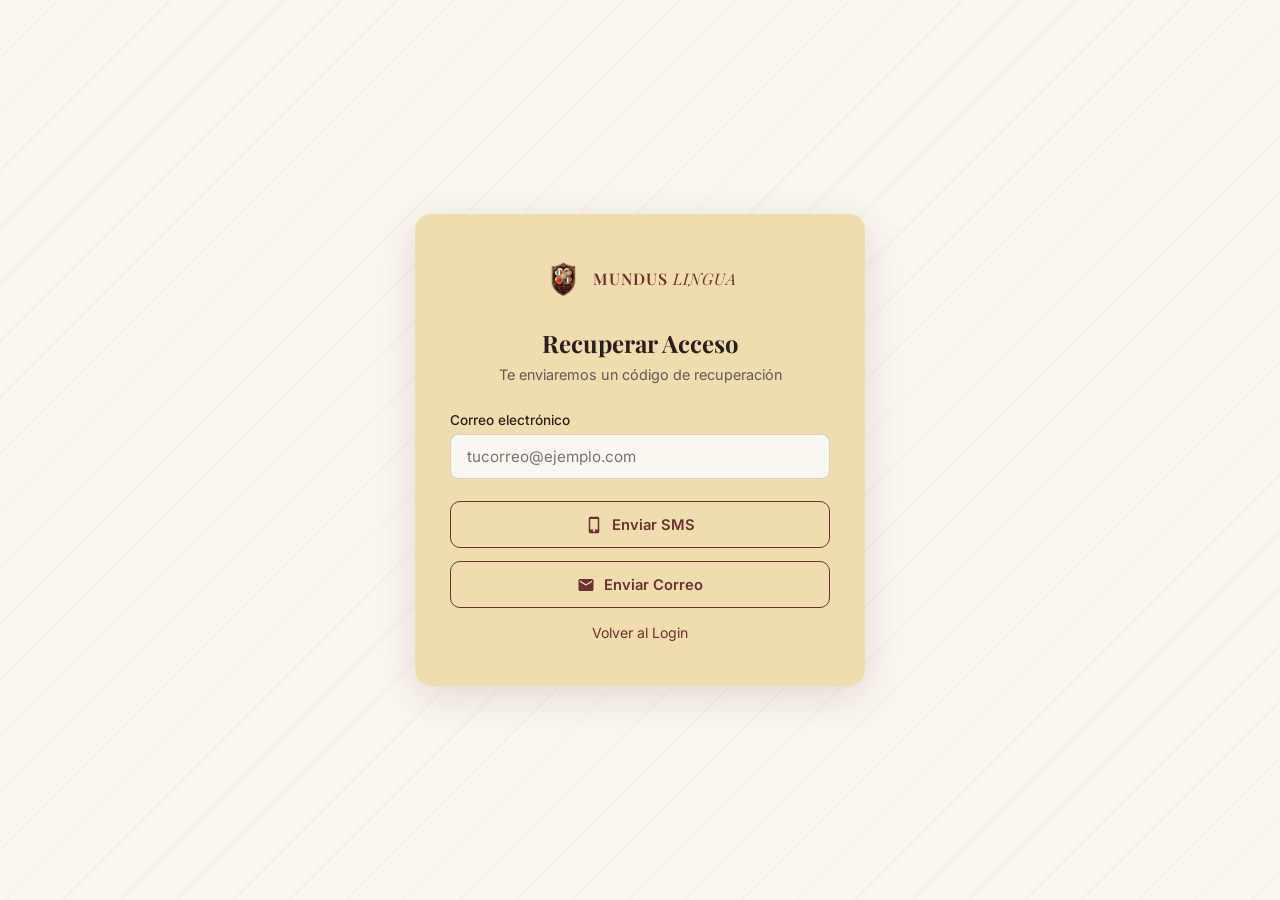
<file: olvide.html>
<!DOCTYPE html>
<html lang="es">
<head>
<meta charset="UTF-8">
<meta name="viewport" content="width=device-width, initial-scale=1.0">
<link rel="stylesheet" href="olvide.css">
<link rel="icon" type="image/png" href="img/ICONOMUNDUS.png">
<title>Mundus Lingua | Recuperar Acceso</title>
</head>
<body>

<main class="login-main">
  <div class="login-card">
    <div class="login-logo">
      <img src="img/ICONOMUNDUS.png" alt="University Mundus Lingua" class="logo-img">
      <span>MUNDUS <em>LINGUA</em></span>
    </div>

    <h1>Recuperar Acceso</h1>
    <p class="subtitle">Te enviaremos un código de recuperación</p>

    <div class="field">
      <label for="correo">Correo electrónico</label>
      <input type="email" id="correo" placeholder="tucorreo@ejemplo.com">
    </div>

    <div class="recovery-actions">
      <button type="button" id="smsBtn" class="btn btn-outline">
        <svg viewBox="0 0 24 24" width="18" height="18"><path fill="currentColor" d="M17 1H7a2 2 0 0 0-2 2v18a2 2 0 0 0 2 2h10a2 2 0 0 0 2-2V3a2 2 0 0 0-2-2zm-5 20a1.5 1.5 0 1 1 0-3 1.5 1.5 0 0 1 0 3zM17 18H7V4h10v14z"/></svg>
        Enviar SMS
      </button>
      <button type="button" id="mailBtn" class="btn btn-outline">
        <svg viewBox="0 0 24 24" width="18" height="18"><path fill="currentColor" d="M20 4H4a2 2 0 0 0-2 2v12a2 2 0 0 0 2 2h16a2 2 0 0 0 2-2V6a2 2 0 0 0-2-2zm0 4-8 5-8-5V6l8 5 8-5v2z"/></svg>
        Enviar Correo
      </button>
    </div>

    <div id="codeReveal" class="code-reveal" hidden>
      <p>Tu código de recuperación es:</p>
      <span class="code-value">1234</span>
    </div>

    <a href="login.html" class="forgot-link">Volver al Login</a>
  </div>
</main>

<script>
(function(){
  var codeReveal = document.getElementById('codeReveal');

  function showCode(){
    codeReveal.hidden = false;
    codeReveal.classList.remove('fade-in');
    void codeReveal.offsetWidth;
    codeReveal.classList.add('fade-in');
  }

  document.getElementById('smsBtn').addEventListener('click', showCode);
  document.getElementById('mailBtn').addEventListener('click', showCode);
})();
</script>

</body>
</html>
</file>
<file: index.css>
@import url('https://fonts.googleapis.com/css2?family=Playfair+Display:wght@400;600;700&family=Inter:wght@300;400;500;600&display=swap');

:root {
  --color-principal: #6B3030;
  --color-fondo: #FAF6F0;
  --color-texto: #2B1E1E;
  --color-blanco: #fbead4ec;
  --color-rojo: #DC3545;
  --color-exito: #28A745;
  --sombra: 0 4px 20px rgba(107,48,48,0.1);
}

* { margin: 0; padding: 0; box-sizing: border-box; }

html { scroll-behavior: smooth; }

body {
  font-family: 'Inter', sans-serif;
  color: var(--color-texto);
  background: var(--color-fondo);
  line-height: 1.6;
}

h1, h2, h3, .logo-text {
  font-family: 'Playfair Display', serif;
}

a { text-decoration: none; color: inherit; }
img { max-width: 100%; display: block; }
button { font-family: inherit; cursor: pointer; border: none; background: none; }

:focus-visible {
  outline: 3px solid var(--color-principal);
  outline-offset: 3px;
}

.btn {
  display: inline-block;
  padding: 0.9rem 2rem;
  border-radius: 10px;
  font-weight: 600;
  transition: all 0.3s ease;
}
.btn-primary {
  background: var(--color-principal);
  color: var(--color-blanco);
}
.btn-primary:hover { transform: scale(1.05); box-shadow: var(--sombra); }
.btn-outline {
  border: 1.5px solid var(--color-principal);
  color: var(--color-principal);
}
.btn-outline:hover { background: var(--color-principal); color: var(--color-blanco); }

/* HEADER */
.site-header {
  position: fixed;
  top: 0; left: 0; right: 0;
  z-index: 100;
  background: transparent;
  transition: all 0.3s ease;
  padding: 1.1rem 0;
}
.site-header.scrolled {
  background: var(--color-blanco);
  box-shadow: var(--sombra);
  padding: 0.7rem 0;
}
.header-inner {
  max-width: 1200px;
  margin: 0 auto;
  padding: 0 1.5rem;
  display: flex;
  align-items: center;
  justify-content: space-between;
}
.logo {
  display: flex;
  align-items: center;
  gap: 0.6rem;
  color: var(--color-principal);
}
.logo-globe { color: var(--color-principal); }
.logo-text {
  font-size: 1.05rem;
  letter-spacing: 0.06em;
  font-weight: 600;
}
.logo-text em { font-style: italic; font-weight: 400; }

.main-nav {
  display: flex;
  align-items: center;
  gap: 2rem;
}
.main-nav a {
  position: relative;
  font-size: 0.92rem;
  font-weight: 500;
  color: var(--color-texto);
  padding-bottom: 4px;
}
.main-nav a::after {
  content: '';
  position: absolute;
  left: 0; bottom: 0;
  width: 0; height: 2px;
  background: var(--color-principal);
  transition: width 0.3s ease;
}
.main-nav a:hover::after, .main-nav a.active::after { width: 100%; }
.nav-cta {
  background: var(--color-principal);
  color: var(--color-blanco) !important;
  padding: 0.5rem 1.2rem;
  border-radius: 8px;
}
.nav-cta::after { display: none; }
.nav-cta:hover { transform: scale(1.05); }

/* DROPDOWN CURSOS - Colores de la pagina */
.dropdown-wrap {
  position: relative;
}
.dropdown-trigger {
  display: flex;
  align-items: center;
  gap: 0.4rem;
  background: none;
  border: none;
  font-family: inherit;
  font-size: 0.92rem;
  font-weight: 500;
  color: var(--color-texto);
  cursor: pointer;
  padding: 0.5rem 0;
  position: relative;
  padding-bottom: 4px;
}
.dropdown-trigger::after {
  content: '';
  position: absolute;
  left: 0; bottom: 0;
  width: 0; height: 2px;
  background: var(--color-principal);
  transition: width 0.3s ease;
}
.dropdown-wrap.open .dropdown-trigger::after,
.dropdown-trigger:hover::after { width: 100%; }
.dropdown-chevron {
  fill: currentColor;
  transition: transform 0.2s ease;
}
.dropdown-wrap.open .dropdown-chevron { transform: rotate(180deg); }

.dropdown-menu {
  position: absolute;
  top: calc(100% + 0.7rem);
  left: 0;
  background: var(--color-principal);
  border: 1px solid rgba(255,255,255,0.15);
  border-radius: 10px;
  padding: 0.6rem 0;
  min-width: 260px;
  opacity: 0;
  visibility: hidden;
  transform: translateY(-8px);
  transition: all 0.25s ease;
  box-shadow: 0 20px 40px rgba(107,48,48,0.3);
  z-index: 100;
}
.dropdown-wrap.open .dropdown-menu {
  opacity: 1;
  visibility: visible;
  transform: translateY(0);
}
.dropdown-item {
  display: flex;
  align-items: center;
  gap: 1rem;
  padding: 0.85rem 1.5rem;
  color: rgba(255,255,255,0.75);
  text-decoration: none;
  font-size: 0.88rem;
  transition: all 0.2s ease;
}
.dropdown-item:hover {
  background: rgba(255,255,255,0.1);
  color: #f4e5cc;
}
.dropdown-num {
  font-size: 0.72rem;
  color: #d4a843;
  font-weight: 700;
  min-width: 1.3rem;
  letter-spacing: 0.02em;
}
.dropdown-label {
  font-weight: 500;
  letter-spacing: 0.02em;
}

.menu-toggle {
  display: none;
  flex-direction: column;
  gap: 5px;
  padding: 6px;
}
.menu-toggle span {
  width: 24px; height: 2px;
  background: var(--color-principal);
  transition: all 0.3s ease;
}
.menu-toggle.is-open span:nth-child(1) { transform: translateY(7px) rotate(45deg); }
.menu-toggle.is-open span:nth-child(2) { opacity: 0; }
.menu-toggle.is-open span:nth-child(3) { transform: translateY(-7px) rotate(-45deg); }

/* HERO - CON IMAGEN DE FONDO */
.hero {
  position: relative;
  min-height: 92vh;
  display: flex;
  align-items: center;
  padding: 8rem 1.5rem 4rem;
  background: url(img/BIBLIMUNDUS.png) center/cover no-repeat;
  overflow: hidden;
}
.hero::before {
  content: '';
  position: absolute;
  inset: 0;
  background: rgba(250, 246, 240, 0.75);
  z-index: 1;
}
.hero-content {
  max-width: 620px;
  margin: 0 auto;
  text-align: center;
  position: relative;
  z-index: 2;
}
.hero-eyebrow {
  font-size: 0.8rem;
  letter-spacing: 0.18em;
  text-transform: uppercase;
  color: var(--color-principal);
  margin-bottom: 1rem;
  font-weight: 500;
}
.hero h1 {
  font-size: clamp(2.4rem, 5vw, 4rem);
  font-weight: 700;
  margin-bottom: 1.3rem;
  color: var(--color-texto);
}
.hero-subtitle {
  font-size: 1.1rem;
  color: #55403f;
  margin-bottom: 2.2rem;
}
.hero-meridian {
  position: absolute;
  right: -180px;
  top: 50%;
  transform: translateY(-50%);
  width: 620px;
  height: 620px;
  border-radius: 50%;
  border: 1px solid rgba(107,48,48,0.15);
  background:
    repeating-linear-gradient(90deg, transparent, transparent 68px, rgba(107,48,48,0.08) 69px),
    repeating-linear-gradient(0deg, transparent, transparent 68px, rgba(107,48,48,0.08) 69px);
  -webkit-mask-image: radial-gradient(circle, #000 70%, transparent 100%);
  mask-image: radial-gradient(circle, #000 70%, transparent 100%);
  z-index: 1;
}

/* ===== BARRA SEPARADORA HERO / SHOWCASE ===== */
.separador-hero-showcase {
  display: flex;
  align-items: center;
  justify-content: center;
  gap: 1.2rem;
  padding: 1.5rem 1.5rem;
  background: var(--color-fondo);
}
.separador-linea {
  flex: 1;
  max-width: 200px;
  height: 1px;
  background: linear-gradient(90deg, transparent, var(--color-principal), transparent);
}
.separador-icono {
  color: var(--color-principal);
  opacity: 0.6;
  flex-shrink: 0;
}

/* SHOWCASE CAROUSEL */
.showcase {
  position: relative;
  width: 100%;
  height: auto;
  min-height: 350px;
  overflow: hidden;
  background: #1a1212;
}
.showcase-track { 
  position: relative; 
  width: 100%; 
  aspect-ratio: 16 / 7;
  min-height: 350px;
  max-height: 550px;
}
.showcase-slide {
  position: absolute;
  inset: 0;
  opacity: 0;
  transition: opacity 0.9s ease;
  display: flex;
  align-items: center;
  justify-content: center;
}
.showcase-slide.is-active { opacity: 1; }
.showcase-slide img { 
  width: 100%; 
  height: 100%; 
  object-fit: contain; 
  object-position: center center;
}
.showcase-overlay {
  position: absolute;
  left: 0; bottom: 0; right: 0;
  padding: 2rem 2.5rem;
  background: linear-gradient(0deg, rgba(43,30,30,0.8) 0%, rgba(43,30,30,0.1) 60%, transparent 100%);
  color: var(--color-blanco);
}
.showcase-overlay span {
  font-size: 0.78rem;
  letter-spacing: 0.14em;
  text-transform: uppercase;
  opacity: 0.85;
}
.showcase-overlay p {
  font-family: 'Playfair Display', serif;
  font-size: 1.5rem;
  margin-top: 0.3rem;
}
.showcase-arrows button {
  position: absolute;
  top: 50%;
  transform: translateY(-50%);
  width: 44px; height: 44px;
  border-radius: 50%;
  background: rgba(255,255,255,0.92);
  color: var(--color-principal);
  font-size: 1.4rem;
  z-index: 3;
  transition: all 0.3s ease;
  display: flex;
  align-items: center;
  justify-content: center;
  box-shadow: 0 2px 12px rgba(0,0,0,0.2);
}
#showcasePrev { left: 1rem; }
#showcaseNext { right: 1rem; }
.showcase-arrows button:hover { 
  background: var(--color-blanco); 
  transform: translateY(-50%) scale(1.1); 
  box-shadow: 0 4px 20px rgba(0,0,0,0.3);
}
.showcase-dots {
  position: absolute;
  bottom: 1.2rem; left: 50%;
  transform: translateX(-50%);
  display: flex;
  gap: 0.5rem;
  z-index: 3;
}
.showcase-dots button {
  width: 8px; height: 8px;
  border-radius: 50%;
  background: rgba(255,255,255,0.5);
  transition: all 0.3s ease;
}
.showcase-dots button.is-active { background: var(--color-blanco); width: 22px; border-radius: 4px; }

/* COURSES */
.courses { max-width: 1200px; margin: 0 auto; padding: 6rem 1.5rem 4rem; text-align: center; }
.section-title { font-size: clamp(1.8rem, 3.5vw, 2.6rem); margin-bottom: 0.6rem; }
.section-subtitle { color: #6a5555; margin-bottom: 3rem; }

.courses-grid {
  display: grid;
  grid-template-columns: 1fr;
  gap: 1.8rem;
}
.course-card {
  background: var(--color-blanco);
  border-radius: 12px;
  overflow: hidden;
  box-shadow: var(--sombra);
  transition: all 0.3s ease;
  text-align: left;
  display: flex;
  flex-direction: column;
}
.course-card:hover { transform: translateY(-8px); box-shadow: 0 10px 34px rgba(107,48,48,0.18); }
.course-thumb { height: 170px; overflow: hidden; }
.course-thumb img { width: 100%; height: 100%; object-fit: cover; transition: transform 0.4s ease; }
.course-card:hover .course-thumb img { transform: scale(1.08); }

/* ===== COURSE-FLAG CON IMAGEN ===== */
.course-flag {
  margin: -1.4rem 1.5rem 0;
  width: 3.5rem;
  height: 3.5rem;
  background: var(--color-blanco);
  border-radius: 50%;
  display: flex;
  align-items: center;
  justify-content: center;
  box-shadow: var(--sombra);
  overflow: hidden;
}
.course-flag img {
  width: 70%;
  height: 70%;
  object-fit: contain;
}

.course-card h3 { padding: 0.8rem 1.5rem 0.3rem; font-size: 1.3rem; }
.course-card p { padding: 0 1.5rem; color: #6a5555; font-size: 0.92rem; flex-grow: 1; margin-bottom: 1.2rem; }
.course-card .btn { margin: 0 1.5rem 1.5rem; text-align: center; }

/* LOCATION */
.location { max-width: 1000px; margin: 0 auto; padding: 2rem 1.5rem 6rem; text-align: center; }
.location-address { margin-bottom: 1.5rem; font-size: 1.05rem; color: #55403f; }
.map-wrap { border-radius: 12px; overflow: hidden; box-shadow: var(--sombra); }

/* FOOTER */
.site-footer { background: var(--color-principal); color: var(--color-blanco); }
.footer-inner {
  max-width: 1200px;
  margin: 0 auto;
  padding: 4rem 1.5rem 2rem;
  display: grid;
  grid-template-columns: 1fr;
  gap: 2.5rem;
}
.footer-logo { color: var(--color-blanco); margin-bottom: 0.9rem; }
.footer-col p { font-size: 0.9rem; opacity: 0.85; margin-bottom: 0.4rem; }
.footer-col h4 { font-size: 0.85rem; letter-spacing: 0.1em; text-transform: uppercase; margin-bottom: 1rem; opacity: 0.9; }
.social-icons { display: flex; gap: 0.9rem; }
.social-icons a {
  width: 36px; height: 36px;
  border-radius: 50%;
  border: 1px solid rgba(255,255,255,0.3);
  display: flex; align-items: center; justify-content: center;
  transition: all 0.3s ease;
}
.social-icons a:hover { background: rgba(255,255,255,0.15); transform: translateY(-3px); }
.claims-link { display: flex; align-items: center; gap: 0.6rem; font-size: 0.9rem; opacity: 0.9; }
.claims-link:hover { opacity: 1; text-decoration: underline; }
.footer-bottom {
  text-align: center;
  font-size: 0.8rem;
  opacity: 0.7;
  padding: 1.2rem 1.5rem;
  border-top: 1px solid rgba(255,255,255,0.15);
}

/* RESPONSIVE */
@media (min-width: 576px) {
  .courses-grid { grid-template-columns: repeat(2, 1fr); }
}

@media (min-width: 768px) {
  .footer-inner { grid-template-columns: repeat(2, 1fr); }
}

@media (min-width: 992px) {
  .menu-toggle { display: none; }
  .footer-inner { grid-template-columns: repeat(4, 1fr); }
}

@media (min-width: 1200px) {
  .courses-grid { grid-template-columns: repeat(4, 1fr); }
}

@media (max-width: 991px) {
  .menu-toggle { display: flex; }
  .main-nav {
    position: fixed;
    top: 0; right: 0;
    height: 100vh;
    width: min(280px, 80vw);
    background: var(--color-blanco);
    flex-direction: column;
    align-items: flex-start;
    justify-content: center;
    gap: 1.6rem;
    padding: 2rem;
    transform: translateX(100%);
    transition: transform 0.3s ease;
    box-shadow: -6px 0 20px rgba(0,0,0,0.1);
  }
  .main-nav.is-open { transform: translateX(0); }
  .dropdown-menu {
    position: static;
    opacity: 1;
    visibility: visible;
    transform: none;
    box-shadow: none;
    background: var(--color-fondo);
    border: 1px solid rgba(107,48,48,0.1);
    border-radius: 8px;
    margin-top: 0.5rem;
    min-width: auto;
  }
  .dropdown-item { color: var(--color-texto); }
  .dropdown-item:hover { background: rgba(107,48,48,0.08); color: var(--color-principal); }
  .hero-meridian { right: -280px; width: 480px; height: 480px; }
}

/* BOTÓN SALIR */
.nav-salir {
  display: flex;
  align-items: center;
  gap: 0.4rem;
  background: var(--color-rojo);
  color: var(--color-blanco);
  border: none;
  padding: 0.5rem 1.2rem;
  border-radius: 8px;
  font-family: inherit;
  font-size: 0.85rem;
  font-weight: 600;
  cursor: pointer;
  transition: all 0.3s ease;
}
.nav-salir:hover {
  transform: scale(1.05);
  box-shadow: 0 4px 15px rgba(220,53,69,0.3);
}
.nav-salir svg {
  stroke: currentColor;
}

@media (max-width: 991px) {
  .nav-salir {
    width: 100%;
    justify-content: center;
    margin-top: 0.5rem;
  }
}

/* ===== OVERLAY DE DESPEDIDA (SIN TOCAR - se mantiene igual) ===== */
.salir-overlay-full {
  position: fixed;
  inset: 0;
  z-index: 1000;
  display: flex;
  align-items: center;
  justify-content: center;
  opacity: 0;
  visibility: hidden;
  transition: all 0.6s ease;
}
.salir-overlay-full.is-visible {
  opacity: 1;
  visibility: visible;
}

.salir-bg {
  position: absolute;
  inset: 0;
  background: url(img/munduslingua.png) center/cover no-repeat;
}
.salir-bg::after {
  content: '';
  position: absolute;
  inset: 0;
  background: rgba(43, 30, 30, 0.6);
}

.salir-content-overlay {
  position: relative;
  z-index: 2;
  text-align: center;
  padding: 2rem;
  max-width: 700px;
  animation: salirFadeUp 0.8s ease 0.2s both;
}
@keyframes salirFadeUp {
  from { opacity: 0; transform: translateY(30px); }
  to { opacity: 1; transform: translateY(0); }
}

.salir-logo-overlay {
  display: flex;
  align-items: center;
  justify-content: center;
  gap: 0.7rem;
  color: #fff;
  margin-bottom: 2rem;
}
.salir-logo-overlay span {
  font-family: 'Playfair Display', serif;
  font-size: 1.3rem;
  letter-spacing: 0.06em;
  font-weight: 600;
}
.salir-logo-overlay em {
  font-style: italic;
  font-weight: 400;
}

.salir-linea {
  width: 60px;
  height: 3px;
  background: rgba(255,255,255,0.5);
  margin: 0 auto 1.5rem;
  border-radius: 2px;
}

.salir-mensaje-overlay {
  font-family: 'Playfair Display', serif;
  font-size: clamp(1.8rem, 5vw, 3.2rem);
  color: #fff;
  line-height: 1.3;
  margin-bottom: 1.5rem;
  text-shadow: 0 4px 20px rgba(0,0,0,0.3);
}

.salir-sub-overlay {
  font-size: 1.1rem;
  color: rgba(255,255,255,0.85);
  margin-bottom: 2.5rem;
  line-height: 1.7;
}

.salir-btn-overlay {
  display: inline-block;
  padding: 0.9rem 2.5rem;
  background: #f9eac2;
  color: #6B3030;
  border-radius: 10px;
  font-weight: 600;
  font-size: 1rem;
  font-family: inherit;
  border: 2px solid transparent;
  cursor: pointer;
  transition: all 0.3s ease;
}
.salir-btn-overlay:hover {
  background: transparent;
  color: #f8f1cff6;
  border-color: #f9f8f6;
}

.salir-footer-overlay {
  position: absolute;
  bottom: 2rem;
  left: 0;
  right: 0;
  text-align: center;
  color: rgba(255,255,255,0.6);
  font-size: 0.85rem;
  z-index: 2;
}

/* ===== AJUSTES PARA ICONOS PNG (agregados) ===== */
.logo-icono {
  width: 34px;
  height: 34px;
  object-fit: contain;
  display: block;
}

.salir-logo-icono {
  width: 40px;
  height: 40px;
  object-fit: contain;
  display: block;
}

/* Ajuste para que el footer-logo con img se vea bien */
.footer-logo .logo-icono {
  width: 30px;
  height: 30px;
}

/* ===== MODAL LIBRO DE RECLAMACIONES ===== */
.reclamos-overlay {
  position: fixed;
  inset: 0;
  z-index: 1000;
  display: flex;
  align-items: center;
  justify-content: center;
  padding: 1.5rem;
  background: rgba(43, 30, 30, 0.55);
  opacity: 0;
  visibility: hidden;
  transition: all 0.35s ease;
}
.reclamos-overlay.is-visible {
  opacity: 1;
  visibility: visible;
}
.reclamos-modal {
  position: relative;
  width: 100%;
  max-width: 560px;
  max-height: 88vh;
  overflow-y: auto;
  background: var(--color-fondo);
  border-radius: 14px;
  padding: 2.2rem;
  box-shadow: 0 20px 60px rgba(0,0,0,0.35);
  transform: translateY(20px);
  transition: transform 0.35s ease;
}
.reclamos-overlay.is-visible .reclamos-modal {
  transform: translateY(0);
}
.reclamos-close {
  position: absolute;
  top: 1rem;
  right: 1rem;
  width: 32px;
  height: 32px;
  border-radius: 50%;
  background: rgba(107,48,48,0.08);
  color: var(--color-principal);
  font-size: 1.4rem;
  line-height: 1;
  display: flex;
  align-items: center;
  justify-content: center;
  transition: all 0.2s ease;
}
.reclamos-close:hover { background: var(--color-principal); color: #fff; }

.reclamos-modal-header {
  display: flex;
  align-items: center;
  gap: 0.8rem;
  color: var(--color-principal);
  margin-bottom: 0.8rem;
}
.reclamos-modal-header h2 {
  font-size: 1.5rem;
}

.reclamos-intro {
  font-size: 0.92rem;
  color: #6a5555;
  margin-bottom: 1.6rem;
}

.reclamos-row {
  display: grid;
  grid-template-columns: 1fr;
  gap: 1rem;
  margin-bottom: 1rem;
}
@media (min-width: 520px) {
  .reclamos-row { grid-template-columns: 1fr 1fr; }
}

.reclamos-field {
  display: flex;
  flex-direction: column;
  gap: 0.4rem;
  margin-bottom: 1rem;
}
.reclamos-field-full { width: 100%; }

.reclamos-field label {
  font-size: 0.82rem;
  font-weight: 600;
  color: var(--color-texto);
}
.reclamos-field input,
.reclamos-field select,
.reclamos-field textarea {
  font-family: inherit;
  font-size: 0.92rem;
  padding: 0.65rem 0.8rem;
  border: 1.5px solid rgba(107,48,48,0.2);
  border-radius: 8px;
  background: #fff;
  color: var(--color-texto);
  resize: vertical;
}
.reclamos-field input:focus,
.reclamos-field select:focus,
.reclamos-field textarea:focus {
  outline: none;
  border-color: var(--color-principal);
}

.reclamos-submit {
  width: 100%;
  border: none;
  margin-top: 0.4rem;
}

.reclamos-gracias {
  display: none;
  text-align: center;
  padding: 1rem 0 0.5rem;
}
.reclamos-gracias h3 {
  margin: 1rem 0 0.5rem;
  color: var(--color-principal);
}
.reclamos-gracias p {
  color: #6a5555;
  font-size: 0.92rem;
}
</file>
<file: curso1.css>
@import url('https://fonts.googleapis.com/css2?family=Playfair+Display:wght@400;600;700&family=Inter:wght@300;400;500;600&display=swap');

:root {
  --color-principal: #6B3030;
  --color-fondo: #FAF6F0;
  --color-texto: #2B1E1E;
  --color-blanco: #f5f3e4fe;
  --color-rojo: #DC3545;
  --color-exito: #28A745;
  --sombra: 0 4px 20px rgba(107,48,48,0.1);
}

* { margin: 0; padding: 0; box-sizing: border-box; }
html { scroll-behavior: smooth; }
body { font-family: 'Inter', sans-serif; color: var(--color-texto); background: var(--color-fondo); line-height: 1.6; }
h1, h2, h3, .logo-text { font-family: 'Playfair Display', serif; }
a { text-decoration: none; color: inherit; }
img { max-width: 100%; display: block; }
button { font-family: inherit; cursor: pointer; border: none; background: none; }
:focus-visible { outline: 3px solid var(--color-principal); outline-offset: 3px; }

.btn { display: inline-block; padding: 0.9rem 2rem; border-radius: 10px; font-weight: 600; transition: all 0.3s ease; }
.btn-primary { background: var(--color-principal); color: var(--color-blanco); }
.btn-primary:hover { transform: scale(1.05); box-shadow: var(--sombra); }
.btn-large { padding: 1.1rem 2.8rem; font-size: 1.05rem; }

/* HEADER (shared) */
.site-header { position: fixed; top: 0; left: 0; right: 0; z-index: 100; background: var(--color-blanco); box-shadow: var(--sombra); transition: all 0.3s ease; padding: 0.9rem 0; }
.header-inner { max-width: 1200px; margin: 0 auto; padding: 0 1.5rem; display: flex; align-items: center; justify-content: space-between; }
.logo { display: flex; align-items: center; gap: 0.6rem; color: var(--color-principal); }
.logo-globe { color: var(--color-principal); }
.logo-text { font-size: 1.05rem; letter-spacing: 0.06em; font-weight: 600; }
.logo-text em { font-style: italic; font-weight: 400; }
.main-nav { display: flex; align-items: center; gap: 2rem; }
.main-nav a { position: relative; font-size: 0.92rem; font-weight: 500; color: var(--color-texto); padding-bottom: 4px; }
.main-nav a::after { content: ''; position: absolute; left: 0; bottom: 0; width: 0; height: 2px; background: var(--color-principal); transition: width 0.3s ease; }
.main-nav a:hover::after, .main-nav a.active::after { width: 100%; }
.nav-cta { background: var(--color-principal); color: var(--color-blanco) !important; padding: 0.5rem 1.2rem; border-radius: 8px; }
.nav-cta::after { display: none; }
.nav-cta:hover { transform: scale(1.05); }
.menu-toggle { display: none; flex-direction: column; gap: 5px; padding: 6px; }
.menu-toggle span { width: 24px; height: 2px; background: var(--color-principal); transition: all 0.3s ease; }
.menu-toggle.is-open span:nth-child(1) { transform: translateY(7px) rotate(45deg); }
.menu-toggle.is-open span:nth-child(2) { opacity: 0; }
.menu-toggle.is-open span:nth-child(3) { transform: translateY(-7px) rotate(-45deg); }

/* COURSE HERO */
/* ===== IMAGEN DE FONDO DEL HERO ===== 
   Cambia la URL de la imagen aquí abajo. 
   Ejemplo: url('img/TU-IMAGEN.jpg') */
.course-hero {
  margin-top: 0;
  min-height: 55vh;
  display: flex;
  align-items: flex-end;
  background-image: linear-gradient(rgba(43,30,30,0.35), rgba(43,30,30,0.6)), url('img/italiwe.jpg');
  background-size: cover;
  background-position: center;
  background-repeat: no-repeat;
}
.course-hero-overlay { color: var(--color-blanco); padding: 6rem 2rem 3.5rem; max-width: 1000px; margin: 0 auto; width: 100%; }
.hero-eyebrow { font-size: 0.85rem; letter-spacing: 0.14em; text-transform: uppercase; margin-bottom: 0.8rem; opacity: 0.9; }
.course-hero h1 { font-size: clamp(2.4rem, 5vw, 3.6rem); margin-bottom: 0.8rem; }
.course-hero-overlay p { max-width: 620px; font-size: 1.05rem; opacity: 0.95; }

/* COURSE BODY */
.course-body { max-width: 1000px; margin: 0 auto; padding: 4rem 1.5rem 6rem; }
.section-title { font-size: 1.8rem; margin-bottom: 1.5rem; }

.curriculum { margin-bottom: 4rem; }
.accordion-item { border-bottom: 1px solid rgba(107,48,48,0.15); }
.accordion-trigger {
  width: 100%;
  display: flex;
  justify-content: space-between;
  align-items: center;
  padding: 1.1rem 0;
  font-weight: 600;
  font-size: 1.05rem;
  text-align: left;
}
.accordion-trigger span { font-size: 1.4rem; transition: transform 0.3s ease; color: var(--color-principal); }
.accordion-item.is-open .accordion-trigger span { transform: rotate(45deg); }
.accordion-panel {
  max-height: 0;
  overflow: hidden;
  transition: max-height 0.35s ease;
}
.accordion-item.is-open .accordion-panel { max-height: 300px; }
.accordion-panel ul { padding: 0 0 1.2rem 1.2rem; }
.accordion-panel li { padding: 0.3rem 0; color: #55403f; }

.description { margin-bottom: 4rem; }
.description p { margin-bottom: 1rem; color: #3d2b2b; }

.info-grid { display: grid; grid-template-columns: 1fr; gap: 1.5rem; margin-bottom: 3rem; }
.info-card {
  background: var(--color-blanco);
  border-radius: 12px;
  padding: 2rem;
  box-shadow: var(--sombra);
}
.info-card h3 { font-size: 1.2rem; margin-bottom: 1.2rem; }
.cost-item, .dates-card p { display: flex; justify-content: space-between; padding: 0.5rem 0; border-bottom: 1px dashed rgba(107,48,48,0.15); }
.cost-item span, .dates-card p span { color: #6a5555; }
.cost-note { margin-top: 1rem; font-size: 0.85rem; color: #6a5555; border: none; padding-top: 0; }

.enroll-cta { text-align: center; }

/* FOOTER (shared) */
.site-footer { background: var(--color-principal); color: var(--color-blanco); }
.footer-inner { max-width: 1200px; margin: 0 auto; padding: 4rem 1.5rem 2rem; display: grid; grid-template-columns: 1fr; gap: 2.5rem; }
.footer-logo { color: var(--color-blanco); margin-bottom: 0.9rem; }
.footer-col p { font-size: 0.9rem; opacity: 0.85; margin-bottom: 0.4rem; }
.footer-col h4 { font-size: 0.85rem; letter-spacing: 0.1em; text-transform: uppercase; margin-bottom: 1rem; opacity: 0.9; }
.social-icons { display: flex; gap: 0.9rem; }
.social-icons a { width: 36px; height: 36px; border-radius: 50%; border: 1px solid rgba(255,255,255,0.3); display: flex; align-items: center; justify-content: center; transition: all 0.3s ease; }
.social-icons a:hover { background: rgba(255,255,255,0.15); transform: translateY(-3px); }
.claims-link { display: flex; align-items: center; gap: 0.6rem; font-size: 0.9rem; opacity: 0.9; }
.claims-link:hover { opacity: 1; text-decoration: underline; }
.footer-bottom { text-align: center; font-size: 0.8rem; opacity: 0.7; padding: 1.2rem 1.5rem; border-top: 1px solid rgba(255,255,255,0.15); }

/* RESPONSIVE */

/* ===== ICONO PNG DEL LOGO ===== */
.logo-icono {
  width: 34px;
  height: 34px;
  object-fit: contain;
  display: block;
}

.footer-logo .logo-icono {
  width: 30px;
  height: 30px;
}

@media (min-width: 768px) {
  .footer-inner { grid-template-columns: repeat(2, 1fr); }
  .info-grid { grid-template-columns: repeat(2, 1fr); }
}
@media (min-width: 992px) {
  .menu-toggle { display: none; }
  .footer-inner { grid-template-columns: repeat(4, 1fr); }
}
@media (max-width: 991px) {
  .menu-toggle { display: flex; }
  .main-nav { position: fixed; top: 0; right: 0; height: 100vh; width: min(280px, 80vw); background: var(--color-blanco); flex-direction: column; align-items: flex-start; justify-content: center; gap: 1.6rem; padding: 2rem; transform: translateX(100%); transition: transform 0.3s ease; box-shadow: -6px 0 20px rgba(0,0,0,0.1); }
  .main-nav.is-open { transform: translateX(0); }
}
</file>
<file: curso2.css>
@import url('https://fonts.googleapis.com/css2?family=Playfair+Display:wght@400;600;700&family=Inter:wght@300;400;500;600&display=swap');

:root {
  --color-principal: #6B3030;
  --color-fondo: #FAF6F0;
  --color-texto: #2B1E1E;
  --color-blanco: #f5f3e4fe;
  --color-rojo: #DC3545;
  --color-exito: #28A745;
  --sombra: 0 4px 20px rgba(107,48,48,0.1);
}

* { margin: 0; padding: 0; box-sizing: border-box; }
html { scroll-behavior: smooth; }
body { font-family: 'Inter', sans-serif; color: var(--color-texto); background: var(--color-fondo); line-height: 1.6; }
h1, h2, h3, .logo-text { font-family: 'Playfair Display', serif; }
a { text-decoration: none; color: inherit; }
img { max-width: 100%; display: block; }
button { font-family: inherit; cursor: pointer; border: none; background: none; }
:focus-visible { outline: 3px solid var(--color-principal); outline-offset: 3px; }

.btn { display: inline-block; padding: 0.9rem 2rem; border-radius: 10px; font-weight: 600; transition: all 0.3s ease; }
.btn-primary { background: var(--color-principal); color: var(--color-blanco); }
.btn-primary:hover { transform: scale(1.05); box-shadow: var(--sombra); }
.btn-large { padding: 1.1rem 2.8rem; font-size: 1.05rem; }

/* HEADER (shared) */
.site-header { position: fixed; top: 0; left: 0; right: 0; z-index: 100; background: var(--color-blanco); box-shadow: var(--sombra); transition: all 0.3s ease; padding: 0.9rem 0; }
.header-inner { max-width: 1200px; margin: 0 auto; padding: 0 1.5rem; display: flex; align-items: center; justify-content: space-between; }
.logo { display: flex; align-items: center; gap: 0.6rem; color: var(--color-principal); }
.logo-globe { color: var(--color-principal); }
.logo-text { font-size: 1.05rem; letter-spacing: 0.06em; font-weight: 600; }
.logo-text em { font-style: italic; font-weight: 400; }
.main-nav { display: flex; align-items: center; gap: 2rem; }
.main-nav a { position: relative; font-size: 0.92rem; font-weight: 500; color: var(--color-texto); padding-bottom: 4px; }
.main-nav a::after { content: ''; position: absolute; left: 0; bottom: 0; width: 0; height: 2px; background: var(--color-principal); transition: width 0.3s ease; }
.main-nav a:hover::after, .main-nav a.active::after { width: 100%; }
.nav-cta { background: var(--color-principal); color: var(--color-blanco) !important; padding: 0.5rem 1.2rem; border-radius: 8px; }
.nav-cta::after { display: none; }
.nav-cta:hover { transform: scale(1.05); }
.menu-toggle { display: none; flex-direction: column; gap: 5px; padding: 6px; }
.menu-toggle span { width: 24px; height: 2px; background: var(--color-principal); transition: all 0.3s ease; }
.menu-toggle.is-open span:nth-child(1) { transform: translateY(7px) rotate(45deg); }
.menu-toggle.is-open span:nth-child(2) { opacity: 0; }
.menu-toggle.is-open span:nth-child(3) { transform: translateY(-7px) rotate(-45deg); }

/* COURSE HERO */
/* ===== IMAGEN DE FONDO DEL HERO ===== 
   Cambia la URL de la imagen aquí abajo. 
   Ejemplo: url('img/TU-IMAGEN-INGLES.jpg') */
.course-hero {
  margin-top: 0;
  min-height: 55vh;
  display: flex;
  align-items: flex-end;
  background-image: linear-gradient(rgba(43,30,30,0.35), rgba(43,30,30,0.6)), url('img/eeuu.jpg');
  background-size: cover;
  background-position: center;
  background-repeat: no-repeat;
}
.course-hero-overlay { color: var(--color-blanco); padding: 6rem 2rem 3.5rem; max-width: 1000px; margin: 0 auto; width: 100%; }
.hero-eyebrow { font-size: 0.85rem; letter-spacing: 0.14em; text-transform: uppercase; margin-bottom: 0.8rem; opacity: 0.9; }
.course-hero h1 { font-size: clamp(2.4rem, 5vw, 3.6rem); margin-bottom: 0.8rem; }
.course-hero-overlay p { max-width: 620px; font-size: 1.05rem; opacity: 0.95; }

/* COURSE BODY */
.course-body { max-width: 1000px; margin: 0 auto; padding: 4rem 1.5rem 6rem; }
.section-title { font-size: 1.8rem; margin-bottom: 1.5rem; }

.curriculum { margin-bottom: 4rem; }
.accordion-item { border-bottom: 1px solid rgba(107,48,48,0.15); }
.accordion-trigger {
  width: 100%;
  display: flex;
  justify-content: space-between;
  align-items: center;
  padding: 1.1rem 0;
  font-weight: 600;
  font-size: 1.05rem;
  text-align: left;
}
.accordion-trigger span { font-size: 1.4rem; transition: transform 0.3s ease; color: var(--color-principal); }
.accordion-item.is-open .accordion-trigger span { transform: rotate(45deg); }
.accordion-panel {
  max-height: 0;
  overflow: hidden;
  transition: max-height 0.35s ease;
}
.accordion-item.is-open .accordion-panel { max-height: 300px; }
.accordion-panel ul { padding: 0 0 1.2rem 1.2rem; }
.accordion-panel li { padding: 0.3rem 0; color: #55403f; }

.description { margin-bottom: 4rem; }
.description p { margin-bottom: 1rem; color: #3d2b2b; }

.info-grid { display: grid; grid-template-columns: 1fr; gap: 1.5rem; margin-bottom: 3rem; }
.info-card {
  background: var(--color-blanco);
  border-radius: 12px;
  padding: 2rem;
  box-shadow: var(--sombra);
}
.info-card h3 { font-size: 1.2rem; margin-bottom: 1.2rem; }
.cost-item, .dates-card p { display: flex; justify-content: space-between; padding: 0.5rem 0; border-bottom: 1px dashed rgba(107,48,48,0.15); }
.cost-item span, .dates-card p span { color: #6a5555; }
.cost-note { margin-top: 1rem; font-size: 0.85rem; color: #6a5555; border: none; padding-top: 0; }

.enroll-cta { text-align: center; }

/* FOOTER (shared) */
.site-footer { background: var(--color-principal); color: var(--color-blanco); }
.footer-inner { max-width: 1200px; margin: 0 auto; padding: 4rem 1.5rem 2rem; display: grid; grid-template-columns: 1fr; gap: 2.5rem; }
.footer-logo { color: var(--color-blanco); margin-bottom: 0.9rem; }
.footer-col p { font-size: 0.9rem; opacity: 0.85; margin-bottom: 0.4rem; }
.footer-col h4 { font-size: 0.85rem; letter-spacing: 0.1em; text-transform: uppercase; margin-bottom: 1rem; opacity: 0.9; }
.social-icons { display: flex; gap: 0.9rem; }
.social-icons a { width: 36px; height: 36px; border-radius: 50%; border: 1px solid rgba(255,255,255,0.3); display: flex; align-items: center; justify-content: center; transition: all 0.3s ease; }
.social-icons a:hover { background: rgba(255,255,255,0.15); transform: translateY(-3px); }
.claims-link { display: flex; align-items: center; gap: 0.6rem; font-size: 0.9rem; opacity: 0.9; }
.claims-link:hover { opacity: 1; text-decoration: underline; }
.footer-bottom { text-align: center; font-size: 0.8rem; opacity: 0.7; padding: 1.2rem 1.5rem; border-top: 1px solid rgba(255,255,255,0.15); }

/* RESPONSIVE */

/* ===== ICONO PNG DEL LOGO ===== */
.logo-icono {
  width: 34px;
  height: 34px;
  object-fit: contain;
  display: block;
}

.footer-logo .logo-icono {
  width: 30px;
  height: 30px;
}

@media (min-width: 768px) {
  .footer-inner { grid-template-columns: repeat(2, 1fr); }
  .info-grid { grid-template-columns: repeat(2, 1fr); }
}
@media (min-width: 992px) {
  .menu-toggle { display: none; }
  .footer-inner { grid-template-columns: repeat(4, 1fr); }
}
@media (max-width: 991px) {
  .menu-toggle { display: flex; }
  .main-nav { position: fixed; top: 0; right: 0; height: 100vh; width: min(280px, 80vw); background: var(--color-blanco); flex-direction: column; align-items: flex-start; justify-content: center; gap: 1.6rem; padding: 2rem; transform: translateX(100%); transition: transform 0.3s ease; box-shadow: -6px 0 20px rgba(0,0,0,0.1); }
  .main-nav.is-open { transform: translateX(0); }
}
</file>
<file: curso3.css>
@import url('https://fonts.googleapis.com/css2?family=Playfair+Display:wght@400;600;700&family=Inter:wght@300;400;500;600&display=swap');

:root {
  --color-principal: #6B3030;
  --color-fondo: #FAF6F0;
  --color-texto: #2B1E1E;
  --color-blanco: #ece6d9d9;
  --color-rojo: #DC3545;
  --color-exito: #28A745;
  --sombra: 0 4px 20px rgba(107,48,48,0.1);
}

* { margin: 0; padding: 0; box-sizing: border-box; }
html { scroll-behavior: smooth; }
body { font-family: 'Inter', sans-serif; color: var(--color-texto); background: var(--color-fondo); line-height: 1.6; }
h1, h2, h3, .logo-text { font-family: 'Playfair Display', serif; }
a { text-decoration: none; color: inherit; }
img { max-width: 100%; display: block; }
button { font-family: inherit; cursor: pointer; border: none; background: none; }
:focus-visible { outline: 3px solid var(--color-principal); outline-offset: 3px; }

.btn { display: inline-block; padding: 0.9rem 2rem; border-radius: 10px; font-weight: 600; transition: all 0.3s ease; }
.btn-primary { background: var(--color-principal); color: var(--color-blanco); }
.btn-primary:hover { transform: scale(1.05); box-shadow: var(--sombra); }
.btn-large { padding: 1.1rem 2.8rem; font-size: 1.05rem; }

/* HEADER (shared) */
.site-header { position: fixed; top: 0; left: 0; right: 0; z-index: 100; background: var(--color-blanco); box-shadow: var(--sombra); transition: all 0.3s ease; padding: 0.9rem 0; }
.header-inner { max-width: 1200px; margin: 0 auto; padding: 0 1.5rem; display: flex; align-items: center; justify-content: space-between; }
.logo { display: flex; align-items: center; gap: 0.6rem; color: var(--color-principal); }
.logo-globe { color: var(--color-principal); }
.logo-text { font-size: 1.05rem; letter-spacing: 0.06em; font-weight: 600; }
.logo-text em { font-style: italic; font-weight: 400; }
.main-nav { display: flex; align-items: center; gap: 2rem; }
.main-nav a { position: relative; font-size: 0.92rem; font-weight: 500; color: var(--color-texto); padding-bottom: 4px; }
.main-nav a::after { content: ''; position: absolute; left: 0; bottom: 0; width: 0; height: 2px; background: var(--color-principal); transition: width 0.3s ease; }
.main-nav a:hover::after, .main-nav a.active::after { width: 100%; }
.nav-cta { background: var(--color-principal); color: var(--color-blanco) !important; padding: 0.5rem 1.2rem; border-radius: 8px; }
.nav-cta::after { display: none; }
.nav-cta:hover { transform: scale(1.05); }
.menu-toggle { display: none; flex-direction: column; gap: 5px; padding: 6px; }
.menu-toggle span { width: 24px; height: 2px; background: var(--color-principal); transition: all 0.3s ease; }
.menu-toggle.is-open span:nth-child(1) { transform: translateY(7px) rotate(45deg); }
.menu-toggle.is-open span:nth-child(2) { opacity: 0; }
.menu-toggle.is-open span:nth-child(3) { transform: translateY(-7px) rotate(-45deg); }

/* COURSE HERO */
/* ===== IMAGEN DE FONDO DEL HERO ===== 
   Cambia la URL de la imagen aquí abajo. 
   Ejemplo: url('img/TU-IMAGEN-FRANCES.jpg') */
.course-hero {
  margin-top: 0;
  min-height: 55vh;
  display: flex;
  align-items: flex-end;
  background-image: linear-gradient(rgba(43,30,30,0.35), rgba(43,30,30,0.6)), url('img/framcias.jpg');
  background-size: cover;
  background-position: center;
  background-repeat: no-repeat;
}
.course-hero-overlay { color: var(--color-blanco); padding: 6rem 2rem 3.5rem; max-width: 1000px; margin: 0 auto; width: 100%; }
.hero-eyebrow { font-size: 0.85rem; letter-spacing: 0.14em; text-transform: uppercase; margin-bottom: 0.8rem; opacity: 0.9; }
.course-hero h1 { font-size: clamp(2.4rem, 5vw, 3.6rem); margin-bottom: 0.8rem; }
.course-hero-overlay p { max-width: 620px; font-size: 1.05rem; opacity: 0.95; }

/* COURSE BODY */
.course-body { max-width: 1000px; margin: 0 auto; padding: 4rem 1.5rem 6rem; }
.section-title { font-size: 1.8rem; margin-bottom: 1.5rem; }

.curriculum { margin-bottom: 4rem; }
.accordion-item { border-bottom: 1px solid rgba(107,48,48,0.15); }
.accordion-trigger {
  width: 100%;
  display: flex;
  justify-content: space-between;
  align-items: center;
  padding: 1.1rem 0;
  font-weight: 600;
  font-size: 1.05rem;
  text-align: left;
}
.accordion-trigger span { font-size: 1.4rem; transition: transform 0.3s ease; color: var(--color-principal); }
.accordion-item.is-open .accordion-trigger span { transform: rotate(45deg); }
.accordion-panel {
  max-height: 0;
  overflow: hidden;
  transition: max-height 0.35s ease;
}
.accordion-item.is-open .accordion-panel { max-height: 300px; }
.accordion-panel ul { padding: 0 0 1.2rem 1.2rem; }
.accordion-panel li { padding: 0.3rem 0; color: #55403f; }

.description { margin-bottom: 4rem; }
.description p { margin-bottom: 1rem; color: #3d2b2b; }

.info-grid { display: grid; grid-template-columns: 1fr; gap: 1.5rem; margin-bottom: 3rem; }
.info-card {
  background: var(--color-blanco);
  border-radius: 12px;
  padding: 2rem;
  box-shadow: var(--sombra);
}
.info-card h3 { font-size: 1.2rem; margin-bottom: 1.2rem; }
.cost-item, .dates-card p { display: flex; justify-content: space-between; padding: 0.5rem 0; border-bottom: 1px dashed rgba(107,48,48,0.15); }
.cost-item span, .dates-card p span { color: #6a5555; }
.cost-note { margin-top: 1rem; font-size: 0.85rem; color: #6a5555; border: none; padding-top: 0; }

.enroll-cta { text-align: center; }

/* FOOTER (shared) */
.site-footer { background: var(--color-principal); color: var(--color-blanco); }
.footer-inner { max-width: 1200px; margin: 0 auto; padding: 4rem 1.5rem 2rem; display: grid; grid-template-columns: 1fr; gap: 2.5rem; }
.footer-logo { color: var(--color-blanco); margin-bottom: 0.9rem; }
.footer-col p { font-size: 0.9rem; opacity: 0.85; margin-bottom: 0.4rem; }
.footer-col h4 { font-size: 0.85rem; letter-spacing: 0.1em; text-transform: uppercase; margin-bottom: 1rem; opacity: 0.9; }
.social-icons { display: flex; gap: 0.9rem; }
.social-icons a { width: 36px; height: 36px; border-radius: 50%; border: 1px solid rgba(255,255,255,0.3); display: flex; align-items: center; justify-content: center; transition: all 0.3s ease; }
.social-icons a:hover { background: rgba(255,255,255,0.15); transform: translateY(-3px); }
.claims-link { display: flex; align-items: center; gap: 0.6rem; font-size: 0.9rem; opacity: 0.9; }
.claims-link:hover { opacity: 1; text-decoration: underline; }
.footer-bottom { text-align: center; font-size: 0.8rem; opacity: 0.7; padding: 1.2rem 1.5rem; border-top: 1px solid rgba(255,255,255,0.15); }

/* RESPONSIVE */

/* ===== ICONO PNG DEL LOGO ===== */
.logo-icono {
  width: 34px;
  height: 34px;
  object-fit: contain;
  display: block;
}

.footer-logo .logo-icono {
  width: 30px;
  height: 30px;
}

@media (min-width: 768px) {
  .footer-inner { grid-template-columns: repeat(2, 1fr); }
  .info-grid { grid-template-columns: repeat(2, 1fr); }
}
@media (min-width: 992px) {
  .menu-toggle { display: none; }
  .footer-inner { grid-template-columns: repeat(4, 1fr); }
}
@media (max-width: 991px) {
  .menu-toggle { display: flex; }
  .main-nav { position: fixed; top: 0; right: 0; height: 100vh; width: min(280px, 80vw); background: var(--color-blanco); flex-direction: column; align-items: flex-start; justify-content: center; gap: 1.6rem; padding: 2rem; transform: translateX(100%); transition: transform 0.3s ease; box-shadow: -6px 0 20px rgba(0,0,0,0.1); }
  .main-nav.is-open { transform: translateX(0); }
}
</file>
<file: curso4.css>
@import url('https://fonts.googleapis.com/css2?family=Playfair+Display:wght@400;600;700&family=Inter:wght@300;400;500;600&display=swap');

:root {
  --color-principal: #6B3030;
  --color-fondo: #FAF6F0;
  --color-texto: #2B1E1E;
  --color-blanco: #f1e6d5;
  --color-rojo: #DC3545;
  --color-exito: #28A745;
  --sombra: 0 4px 20px rgba(107,48,48,0.1);
}

* { margin: 0; padding: 0; box-sizing: border-box; }
html { scroll-behavior: smooth; }
body { font-family: 'Inter', sans-serif; color: var(--color-texto); background: var(--color-fondo); line-height: 1.6; }
h1, h2, h3, .logo-text { font-family: 'Playfair Display', serif; }
a { text-decoration: none; color: inherit; }
img { max-width: 100%; display: block; }
button { font-family: inherit; cursor: pointer; border: none; background: none; }
:focus-visible { outline: 3px solid var(--color-principal); outline-offset: 3px; }

.btn { display: inline-block; padding: 0.9rem 2rem; border-radius: 10px; font-weight: 600; transition: all 0.3s ease; }
.btn-primary { background: var(--color-principal); color: var(--color-blanco); }
.btn-primary:hover { transform: scale(1.05); box-shadow: var(--sombra); }
.btn-large { padding: 1.1rem 2.8rem; font-size: 1.05rem; }

/* HEADER (shared) */
.site-header { position: fixed; top: 0; left: 0; right: 0; z-index: 100; background: var(--color-blanco); box-shadow: var(--sombra); transition: all 0.3s ease; padding: 0.9rem 0; }
.header-inner { max-width: 1200px; margin: 0 auto; padding: 0 1.5rem; display: flex; align-items: center; justify-content: space-between; }
.logo { display: flex; align-items: center; gap: 0.6rem; color: var(--color-principal); }
.logo-globe { color: var(--color-principal); }
.logo-text { font-size: 1.05rem; letter-spacing: 0.06em; font-weight: 600; }
.logo-text em { font-style: italic; font-weight: 400; }
.main-nav { display: flex; align-items: center; gap: 2rem; }
.main-nav a { position: relative; font-size: 0.92rem; font-weight: 500; color: var(--color-texto); padding-bottom: 4px; }
.main-nav a::after { content: ''; position: absolute; left: 0; bottom: 0; width: 0; height: 2px; background: var(--color-principal); transition: width 0.3s ease; }
.main-nav a:hover::after, .main-nav a.active::after { width: 100%; }
.nav-cta { background: var(--color-principal); color: var(--color-blanco) !important; padding: 0.5rem 1.2rem; border-radius: 8px; }
.nav-cta::after { display: none; }
.nav-cta:hover { transform: scale(1.05); }
.menu-toggle { display: none; flex-direction: column; gap: 5px; padding: 6px; }
.menu-toggle span { width: 24px; height: 2px; background: var(--color-principal); transition: all 0.3s ease; }
.menu-toggle.is-open span:nth-child(1) { transform: translateY(7px) rotate(45deg); }
.menu-toggle.is-open span:nth-child(2) { opacity: 0; }
.menu-toggle.is-open span:nth-child(3) { transform: translateY(-7px) rotate(-45deg); }

/* COURSE HERO */
/* ===== IMAGEN DE FONDO DEL HERO ===== 
   Cambia la URL de la imagen aquí abajo. 
   Ejemplo: url('img/TU-IMAGEN-CHINO.jpg') */
.course-hero {
  margin-top: 0;
  min-height: 55vh;
  display: flex;
  align-items: flex-end;
  background-image: linear-gradient(rgba(43,30,30,0.35), rgba(43,30,30,0.6)), url('img/chinese.jpg');
  background-size: cover;
  background-position: center;
  background-repeat: no-repeat;
}
.course-hero-overlay { color: var(--color-blanco); padding: 6rem 2rem 3.5rem; max-width: 1000px; margin: 0 auto; width: 100%; }
.hero-eyebrow { font-size: 0.85rem; letter-spacing: 0.14em; text-transform: uppercase; margin-bottom: 0.8rem; opacity: 0.9; }
.course-hero h1 { font-size: clamp(2.4rem, 5vw, 3.6rem); margin-bottom: 0.8rem; }
.course-hero-overlay p { max-width: 620px; font-size: 1.05rem; opacity: 0.95; }

/* COURSE BODY */
.course-body { max-width: 1000px; margin: 0 auto; padding: 4rem 1.5rem 6rem; }
.section-title { font-size: 1.8rem; margin-bottom: 1.5rem; }

.curriculum { margin-bottom: 4rem; }
.accordion-item { border-bottom: 1px solid rgba(107,48,48,0.15); }
.accordion-trigger {
  width: 100%;
  display: flex;
  justify-content: space-between;
  align-items: center;
  padding: 1.1rem 0;
  font-weight: 600;
  font-size: 1.05rem;
  text-align: left;
}
.accordion-trigger span { font-size: 1.4rem; transition: transform 0.3s ease; color: var(--color-principal); }
.accordion-item.is-open .accordion-trigger span { transform: rotate(45deg); }
.accordion-panel {
  max-height: 0;
  overflow: hidden;
  transition: max-height 0.35s ease;
}
.accordion-item.is-open .accordion-panel { max-height: 300px; }
.accordion-panel ul { padding: 0 0 1.2rem 1.2rem; }
.accordion-panel li { padding: 0.3rem 0; color: #55403f; }

.description { margin-bottom: 4rem; }
.description p { margin-bottom: 1rem; color: #3d2b2b; }

.info-grid { display: grid; grid-template-columns: 1fr; gap: 1.5rem; margin-bottom: 3rem; }
.info-card {
  background: var(--color-blanco);
  border-radius: 12px;
  padding: 2rem;
  box-shadow: var(--sombra);
}
.info-card h3 { font-size: 1.2rem; margin-bottom: 1.2rem; }
.cost-item, .dates-card p { display: flex; justify-content: space-between; padding: 0.5rem 0; border-bottom: 1px dashed rgba(107,48,48,0.15); }
.cost-item span, .dates-card p span { color: #6a5555; }
.cost-note { margin-top: 1rem; font-size: 0.85rem; color: #6a5555; border: none; padding-top: 0; }

.enroll-cta { text-align: center; }

/* FOOTER (shared) */
.site-footer { background: var(--color-principal); color: var(--color-blanco); }
.footer-inner { max-width: 1200px; margin: 0 auto; padding: 4rem 1.5rem 2rem; display: grid; grid-template-columns: 1fr; gap: 2.5rem; }
.footer-logo { color: var(--color-blanco); margin-bottom: 0.9rem; }
.footer-col p { font-size: 0.9rem; opacity: 0.85; margin-bottom: 0.4rem; }
.footer-col h4 { font-size: 0.85rem; letter-spacing: 0.1em; text-transform: uppercase; margin-bottom: 1rem; opacity: 0.9; }
.social-icons { display: flex; gap: 0.9rem; }
.social-icons a { width: 36px; height: 36px; border-radius: 50%; border: 1px solid rgba(255,255,255,0.3); display: flex; align-items: center; justify-content: center; transition: all 0.3s ease; }
.social-icons a:hover { background: rgba(255,255,255,0.15); transform: translateY(-3px); }
.claims-link { display: flex; align-items: center; gap: 0.6rem; font-size: 0.9rem; opacity: 0.9; }
.claims-link:hover { opacity: 1; text-decoration: underline; }
.footer-bottom { text-align: center; font-size: 0.8rem; opacity: 0.7; padding: 1.2rem 1.5rem; border-top: 1px solid rgba(255,255,255,0.15); }

/* RESPONSIVE */

/* ===== ICONO PNG DEL LOGO ===== */
.logo-icono {
  width: 34px;
  height: 34px;
  object-fit: contain;
  display: block;
}

.footer-logo .logo-icono {
  width: 30px;
  height: 30px;
}

@media (min-width: 768px) {
  .footer-inner { grid-template-columns: repeat(2, 1fr); }
  .info-grid { grid-template-columns: repeat(2, 1fr); }
}
@media (min-width: 992px) {
  .menu-toggle { display: none; }
  .footer-inner { grid-template-columns: repeat(4, 1fr); }
}
@media (max-width: 991px) {
  .menu-toggle { display: flex; }
  .main-nav { position: fixed; top: 0; right: 0; height: 100vh; width: min(280px, 80vw); background: var(--color-blanco); flex-direction: column; align-items: flex-start; justify-content: center; gap: 1.6rem; padding: 2rem; transform: translateX(100%); transition: transform 0.3s ease; box-shadow: -6px 0 20px rgba(0,0,0,0.1); }
  .main-nav.is-open { transform: translateX(0); }
}
</file>
<file: examen.css>
@import url('https://fonts.googleapis.com/css2?family=Playfair+Display:wght@400;600;700&family=Inter:wght@300;400;500;600&display=swap');

:root {
  --color-principal: #6B3030;
  --color-fondo: #FAF6F0;
  --color-texto: #2B1E1E;
  --color-blanco: #f5f3e4fe;
  --color-rojo: #DC3545;
  --color-exito: #28A745;
  --sombra: 0 4px 20px rgba(107,48,48,0.1);
}

* { margin: 0; padding: 0; box-sizing: border-box; }
body { font-family: 'Inter', sans-serif; color: var(--color-texto); background: var(--color-fondo); line-height: 1.6; position: relative; min-height: 100vh; }
h1, h2, .logo-text { font-family: 'Playfair Display', serif; }
a { text-decoration: none; color: inherit; }
button { font-family: inherit; cursor: pointer; }
:focus-visible { outline: 3px solid var(--color-principal); outline-offset: 3px; }

.bg-pattern {
  position: fixed;
  inset: 0;
  z-index: 0;
  opacity: 0.05;
  background-image:
    radial-gradient(circle at 20% 30%, var(--color-principal) 2px, transparent 2px),
    radial-gradient(circle at 60% 70%, var(--color-principal) 2px, transparent 2px),
    radial-gradient(circle at 85% 15%, var(--color-principal) 2px, transparent 2px);
  background-size: 140px 140px;
}

.site-header, .exam-main { position: relative; z-index: 1; }
.site-header { background: var(--color-blanco); box-shadow: var(--sombra); padding: 1rem 0; }
.header-inner { max-width: 900px; margin: 0 auto; padding: 0 1.5rem; }
.logo { display: flex; align-items: center; gap: 0.6rem; color: var(--color-principal); width: fit-content; }

/* ========== TU ESCUDO OFICIAL ========== */
.logo-img {
  width: 36px;
  height: 36px;
  object-fit: contain;
  display: block;
}

.logo-text { font-size: 1rem; letter-spacing: 0.06em; font-weight: 600; }
.logo-text em { font-style: italic; font-weight: 400; }

.exam-main { display: flex; justify-content: center; padding: 3.5rem 1.5rem; }
.exam-card {
  background: var(--color-blanco);
  border-radius: 16px;
  box-shadow: var(--sombra);
  max-width: 560px;
  width: 100%;
  padding: 3rem 2.2rem;
  text-align: center;
}
.exam-icon { color: var(--color-principal); margin-bottom: 1rem; }
.exam-card h1 { font-size: 1.6rem; margin-bottom: 2rem; }

.exam-details {
  text-align: left;
  background: var(--color-fondo);
  border-radius: 10px;
  padding: 1.3rem 1.5rem;
  margin-bottom: 2rem;
}
.exam-details p { padding: 0.4rem 0; font-size: 0.95rem; }

.instructions { text-align: left; margin-bottom: 2.2rem; }
.instructions h2 { font-size: 1.1rem; margin-bottom: 0.8rem; color: var(--color-principal); }
.instructions ul { padding-left: 1.3rem; }
.instructions li { margin-bottom: 0.4rem; color: #55403f; }

.exam-actions { display: flex; flex-direction: column; gap: 1rem; }
.btn { display: inline-block; padding: 0.85rem 1.8rem; border-radius: 10px; font-weight: 600; border: none; font-size: 0.95rem; transition: all 0.3s ease; }
.btn-primary { background: var(--color-principal); color: var(--color-blanco); }
.btn-primary:hover { transform: scale(1.03); box-shadow: var(--sombra); }
.btn-outline { background: transparent; border: 1.5px solid var(--color-principal); color: var(--color-principal); }
.btn-outline:hover { background: var(--color-principal); color: var(--color-blanco); }

@media (min-width: 576px) {
  .exam-actions { flex-direction: row; justify-content: center; }
}
</file>
<file: intranet.css>
@import url('https://fonts.googleapis.com/css2?family=Playfair+Display:wght@400;600;700&family=Inter:wght@300;400;500;600&display=swap');

:root {
  --color-principal: #6B3030;
  --color-fondo: #FAF6F0;
  --color-texto: #2B1E1E;
  --color-blanco: #fae7c9;
  --color-rojo: #DC3545;
  --color-exito: #28A745;
  --sombra: 0 4px 20px rgba(107,48,48,0.1);
}

* { margin: 0; padding: 0; box-sizing: border-box; }
body { font-family: 'Inter', sans-serif; color: var(--color-texto); background: var(--color-fondo); min-height: 100vh; }
h1, h2, .logo span { font-family: 'Playfair Display', serif; }
a { text-decoration: none; color: inherit; }
button { font-family: inherit; cursor: pointer; }
:focus-visible { outline: 3px solid var(--color-principal); outline-offset: 3px; }

.intranet-header { background: var(--color-blanco); box-shadow: var(--sombra); padding: 1rem 0; }
.header-inner { max-width: 900px; margin: 0 auto; padding: 0 1.5rem; display: flex; align-items: center; justify-content: space-between; }
.logo { display: flex; align-items: center; gap: 0.6rem; color: var(--color-principal); }
.logo span { font-size: 1rem; letter-spacing: 0.06em; font-weight: 600; }
.logo em { font-style: italic; font-weight: 400; }

/* ========== TU ESCUDO OFICIAL ========== */
.logo-img {
  width: 32px;
  height: 32px;
  object-fit: contain;
  display: block;
}

.btn { padding: 0.6rem 1.3rem; border-radius: 8px; font-weight: 600; font-size: 0.88rem; transition: all 0.3s ease; }
.btn-outline { background: transparent; border: 1.5px solid var(--color-principal); color: var(--color-principal); }
.btn-outline:hover { background: var(--color-principal); color: var(--color-blanco); }

.intranet-main { max-width: 700px; margin: 0 auto; padding: 4rem 1.5rem; }

.welcome-block { text-align: center; margin-bottom: 3rem; }
.welcome-icon { color: var(--color-principal); margin-bottom: 1rem; }
.welcome-block h1 { font-size: 1.9rem; margin-bottom: 0.5rem; }
.welcome-block p { color: #6a5555; }

.profile-card {
  background: var(--color-blanco);
  border-radius: 14px;
  box-shadow: var(--sombra);
  padding: 2rem;
  display: flex;
  align-items: center;
  gap: 1.6rem;
}
.avatar {
  width: 68px; height: 68px;
  border-radius: 50%;
  background: var(--color-principal);
  color: var(--color-blanco);
  display: flex;
  align-items: center;
  justify-content: center;
  font-family: 'Playfair Display', serif;
  font-size: 1.4rem;
  font-weight: 600;
  flex-shrink: 0;
}
.profile-info h2 { font-size: 1.25rem; margin-bottom: 0.3rem; }
.profile-info p { color: #6a5555; margin-bottom: 0.6rem; }
.profile-extra { display: flex; gap: 1.2rem; font-size: 0.85rem; color: #8a7676; flex-wrap: wrap; }

@media (max-width: 480px) {
  .profile-card { flex-direction: column; text-align: center; }
  .profile-extra { justify-content: center; }
}
</file>
<file: login.css>
@import url('https://fonts.googleapis.com/css2?family=Playfair+Display:wght@400;600;700&family=Inter:wght@300;400;500;600&display=swap');

:root {
  --color-principal: #6B3030;
  --color-fondo: #FAF6F0;
  --color-texto: #2B1E1E;
  --color-blanco: #f7e5ba;
  --color-rojo: #DC3545;
  --color-exito: #28A745;
  --sombra: 0 4px 20px rgba(107,48,48,0.1);
}

* { margin: 0; padding: 0; box-sizing: border-box; }
body {
  font-family: 'Inter', sans-serif;
  color: var(--color-texto);
  min-height: 100vh;
  background:
    repeating-linear-gradient(135deg, rgba(107,48,48,0.03) 0px, rgba(107,48,48,0.03) 2px, transparent 2px, transparent 40px),
    var(--color-fondo);
}
h1, .login-logo span { font-family: 'Playfair Display', serif; }
a { text-decoration: none; }
:focus-visible { outline: 3px solid var(--color-principal); outline-offset: 3px; }

.login-main { min-height: 100vh; display: flex; align-items: center; justify-content: center; padding: 2rem 1.2rem; }

.login-card {
  width: 100%;
  max-width: 450px;
  background: var(--color-blanco);
  border-radius: 16px;
  box-shadow: 0 10px 40px rgba(107,48,48,0.15);
  padding: 2.8rem 2.2rem;
  text-align: center;
}

.login-logo {
  display: flex;
  align-items: center;
  justify-content: center;
  gap: 0.6rem;
  color: var(--color-principal);
  margin-bottom: 1.8rem;
}
.login-logo span { font-size: 1rem; letter-spacing: 0.06em; font-weight: 600; }
.login-logo em { font-style: italic; font-weight: 400; }

.login-card h1 { font-size: 1.5rem; margin-bottom: 0.4rem; }
.subtitle { color: #6a5555; font-size: 0.9rem; margin-bottom: 1.8rem; }

.field { text-align: left; margin-bottom: 1.1rem; }
.field label { display: block; font-size: 0.85rem; font-weight: 500; margin-bottom: 0.4rem; }
input {
  width: 100%;
  padding: 0.75rem 1rem;
  border: 1.5px solid rgba(107,48,48,0.2);
  border-radius: 8px;
  font-family: inherit;
  font-size: 0.95rem;
  background: var(--color-fondo);
  color: var(--color-texto);
  transition: all 0.3s ease;
}
input:focus { border-color: var(--color-principal); }
input:disabled { opacity: 0.5; }
.hint { font-size: 0.78rem; color: #8a7676; margin-top: 0.35rem; }

.attempts-msg { font-size: 0.85rem; color: #6a5555; margin-bottom: 0.8rem; text-align: left; }
.blocked-msg { font-size: 1.15rem; font-weight: 700; color: var(--color-rojo); margin-bottom: 0.6rem; text-align: center; }
.admin-msg { font-size: 0.88rem; color: var(--color-rojo); margin-bottom: 1rem; text-align: center; }
.error-msg { font-size: 0.85rem; color: var(--color-rojo); margin-bottom: 0.8rem; min-height: 1rem; text-align: left; }

.btn { display: block; width: 100%; padding: 0.85rem 1rem; border-radius: 10px; font-weight: 600; border: none; font-family: inherit; font-size: 0.95rem; cursor: pointer; margin-bottom: 0.8rem; transition: all 0.3s ease; }
.btn-primary { background: var(--color-principal); color: var(--color-blanco); }
.btn-primary:hover { transform: scale(1.02); box-shadow: var(--sombra); }
.btn-danger { background: var(--color-rojo); color: var(--color-blanco); margin-bottom: 0; }
.btn-danger:hover { transform: scale(1.02); box-shadow: 0 4px 20px rgba(220,53,69,0.2); }

.forgot-link {
  display: block;
  margin-top: 1.4rem;
  font-size: 0.88rem;
  color: var(--color-principal);
}
.forgot-link:hover { text-decoration: underline; }


/* ===== ICONO PNG DEL LOGO ===== */
.login-logo-icono {
  width: 40px;
  height: 40px;
  object-fit: contain;
  display: block;
}

@media (max-width: 400px) {
  .login-card { padding: 2.2rem 1.4rem; }
}
</file>
<file: matricula.css>
@import url('https://fonts.googleapis.com/css2?family=Playfair+Display:wght@400;600;700&family=Inter:wght@300;400;500;600&display=swap');

:root {
  --color-principal: #6B3030;
  --color-fondo: #FAF6F0;
  --color-texto: #2B1E1E;
  --color-blanco: #f5eac7;
  --color-rojo: #DC3545;
  --color-exito: #28A745;
  --sombra: 0 4px 20px rgba(107,48,48,0.1);
}

* { margin: 0; padding: 0; box-sizing: border-box; }
body { font-family: 'Inter', sans-serif; color: var(--color-texto); background: var(--color-fondo); line-height: 1.6; }
h1, h2, .logo-text { font-family: 'Playfair Display', serif; }
a { text-decoration: none; color: inherit; }
:focus-visible { outline: 3px solid var(--color-principal); outline-offset: 3px; }

.site-header { background: var(--color-blanco); box-shadow: var(--sombra); padding: 1rem 0; }
.header-inner { max-width: 900px; margin: 0 auto; padding: 0 1.5rem; display: flex; align-items: center; justify-content: space-between; }
.logo { display: flex; align-items: center; gap: 0.6rem; color: var(--color-principal); }
.logo-text { font-size: 1rem; letter-spacing: 0.06em; font-weight: 600; }
.logo-text em { font-style: italic; font-weight: 400; }
.back-link { font-size: 0.9rem; color: var(--color-principal); font-weight: 500; }
.back-link:hover { text-decoration: underline; }

.matricula-main { padding: 3rem 1.5rem 5rem; }
.form-card {
  max-width: 700px;
  margin: 0 auto;
  background: var(--color-blanco);
  border-radius: 12px;
  box-shadow: var(--sombra);
  padding: 2.5rem 2rem;
}
.form-card h1 { font-size: 1.8rem; margin-bottom: 0.5rem; text-align: center; }
.subtitle { text-align: center; color: #6a5555; margin-bottom: 2.2rem; }

fieldset { border: none; margin-bottom: 2rem; }
legend {
  font-family: 'Playfair Display', serif;
  font-size: 1.15rem;
  margin-bottom: 1.2rem;
  color: var(--color-principal);
  border-bottom: 1px solid rgba(107,48,48,0.15);
  padding-bottom: 0.5rem;
  width: 100%;
}

.field { margin-bottom: 1.1rem; position: relative; }
.field label { display: block; font-size: 0.9rem; font-weight: 500; margin-bottom: 0.4rem; }
.req { color: var(--color-rojo); }

/* Agregados input[type="password"] e input[type="date"] para heredar el estilo elegante */
input[type="text"], input[type="email"], input[type="tel"], input[type="password"], input[type="date"], select {
  width: 100%;
  padding: 0.75rem 1rem;
  border: 1.5px solid rgba(107,48,48,0.2);
  border-radius: 8px;
  font-family: inherit;
  font-size: 0.95rem;
  background: var(--color-fondo);
  color: var(--color-texto);
  transition: all 0.3s ease;
}
input:focus, select:focus { border-color: var(--color-principal); outline: none; }

/* Estilo de padding y padding-right exclusivo para el input de fecha nativo */
input[type="date"] {
  padding-right: 1rem;
  cursor: pointer;
}

/* ===== CALENDARIO DATEPICKER (Mantenido por compatibilidad estructural) ===== */
.date-field { position: relative; }

.date-input {
  width: 100%;
  padding: 0.75rem 1rem;
  padding-right: 42px;
  border: 1.5px solid rgba(107,48,48,0.2);
  border-radius: 8px;
  font-family: inherit;
  font-size: 0.95rem;
  background: var(--color-fondo) url("data:image/svg+xml,%3Csvg xmlns='http://www.w3.org/2000/svg' width='18' height='18' viewBox='0 0 24 24' fill='none' stroke='%236B3030' stroke-width='2' stroke-linecap='round' stroke-linejoin='round'%3E%3Crect x='3' y='4' width='18' height='18' rx='2' ry='2'/%3E%3Cline x1='16' y1='2' x2='16' y2='6'/%3E%3Cline x1='8' y1='2' x2='8' y2='6'/%3E%3Cline x1='3' y1='10' x2='21' y2='10'/%3E%3C/svg%3E") no-repeat right 12px center;
  color: var(--color-texto);
  cursor: pointer;
  transition: all 0.3s ease;
}
.date-input:focus { border-color: var(--color-principal); outline: none; }
.date-input::placeholder { color: #b8a8a0; }

.hint {
  color: #8a7a7a;
  font-weight: 400;
  font-size: 0.85rem;
  margin-left: 0.3rem;
}

.calendar-popup {
  position: absolute;
  top: calc(100% + 0.4rem);
  left: 0;
  background: var(--color-blanco);
  border: 1px solid rgba(107,48,48,0.12);
  border-radius: 12px;
  padding: 1.2rem;
  width: 100%;
  max-width: 340px;
  box-shadow: 0 20px 50px rgba(0,0,0,0.12);
  opacity: 0;
  visibility: hidden;
  transform: translateY(-10px);
  transition: all 0.25s ease;
  z-index: 50;
}
.calendar-popup.open {
  opacity: 1;
  visibility: visible;
  transform: translateY(0);
}

.calendar-header {
  display: flex;
  align-items: center;
  justify-content: space-between;
  margin-bottom: 1rem;
  gap: 0.5rem;
}

.cal-nav {
  width: 34px;
  height: 34px;
  border: 1px solid rgba(107,48,48,0.15);
  border-radius: 8px;
  background: var(--color-fondo);
  display: flex;
  align-items: center;
  justify-content: center;
  cursor: pointer;
  font-size: 1.1rem;
  color: var(--color-principal);
  transition: all 0.2s;
  flex-shrink: 0;
  font-family: inherit;
}
.cal-nav:hover {
  background: var(--color-principal);
  color: #fff;
  border-color: var(--color-principal);
}

.cal-selects {
  display: flex;
  gap: 0.5rem;
  flex: 1;
}

.cal-select {
  padding: 0.45rem 0.7rem;
  border: 1px solid rgba(107,48,48,0.15);
  border-radius: 8px;
  background: var(--color-fondo);
  font-family: inherit;
  font-size: 0.95rem;
  color: var(--color-texto);
  cursor: pointer;
  flex: 1;
  min-width: 0;
}
.cal-select:focus {
  outline: none;
  border-color: var(--color-principal);
}

.cal-weekdays {
  display: grid;
  grid-template-columns: repeat(7, 1fr);
  gap: 0.15rem;
  margin-bottom: 0.4rem;
}

.cal-weekday {
  text-align: center;
  font-size: 0.72rem;
  color: var(--color-principal);
  font-weight: 600;
  padding: 0.35rem 0;
  text-transform: uppercase;
  letter-spacing: 0.05em;
}

.cal-days {
  display: grid;
  grid-template-columns: repeat(7, 1fr);
  gap: 0.15rem;
}

.cal-day {
  aspect-ratio: 1;
  display: flex;
  align-items: center;
  justify-content: center;
  border-radius: 8px;
  font-size: 0.9rem;
  color: var(--color-texto);
  cursor: pointer;
  transition: all 0.15s;
  border: none;
  background: transparent;
  font-family: inherit;
  padding: 0;
}
.cal-day:hover {
  background: rgba(107,48,48,0.08);
}
.cal-day.other-month {
  color: rgba(43,30,30,0.25);
  pointer-events: none;
}
.cal-day.selected {
  background: var(--color-principal);
  color: #fff;
  font-weight: 600;
}
.cal-day.today {
  border: 1.5px solid var(--color-principal);
}

/* ===== RESTO DEL CSS ORIGINAL ===== */
.upload-area {
  display: block;
  border: 2px dashed var(--color-principal);
  border-radius: 12px;
  padding: 2rem 1rem;
  text-align: center;
  color: var(--color-principal);
  cursor: pointer;
  transition: all 0.3s ease;
}
.upload-area:hover { background: rgba(107,48,48,0.04); }
.upload-area p { margin-top: 0.6rem; font-size: 0.9rem; }
#voucherName { display: block; margin-top: 0.5rem; font-size: 0.85rem; font-weight: 600; }

.btn { display: inline-block; padding: 0.85rem 1.8rem; border-radius: 10px; font-weight: 600; border: none; cursor: pointer; font-family: inherit; font-size: 0.95rem; transition: all 0.3s ease; }
.btn-primary { background: var(--color-principal); color: var(--color-blanco); width: 100%; }
.btn-primary:hover { transform: scale(1.02); box-shadow: var(--sombra); }
.error-msg { color: var(--color-rojo); font-size: 0.85rem; margin-top: 0.6rem; min-height: 1.2rem; }

/* MODAL */
.modal-backdrop {
  position: fixed;
  inset: 0;
  background: rgba(43,30,30,0.7);
  display: flex;
  align-items: center;
  justify-content: center;
  opacity: 0;
  pointer-events: none;
  transition: opacity 0.3s ease;
  z-index: 200;
  padding: 1.5rem;
}
.modal-backdrop.is-visible { opacity: 1; pointer-events: auto; }
.modal-card {
  position: relative;
  background: var(--color-blanco);
  border-radius: 16px;
  padding: 3rem 2rem;
  max-width: 420px;
  text-align: center;
  transform: scale(0) rotate(-8deg);
  transition: transform 0.5s cubic-bezier(0.34, 1.56, 0.64, 1);
  overflow: hidden;
}
.modal-backdrop.is-visible .modal-card { transform: scale(1) rotate(0deg); }
.modal-icon { color: var(--color-principal); margin-bottom: 1rem; animation: spin-in 0.8s ease; }
@keyframes spin-in { from { transform: rotate(-180deg) scale(0); } to { transform: rotate(0) scale(1); } }
.modal-card h2 { font-size: 1.4rem; margin-bottom: 0.7rem; color: var(--color-principal); }
.modal-card p { color: #6a5555; margin-bottom: 1.5rem; }
.modal-card .btn { width: auto; padding: 0.8rem 2rem; }

.confetti-wrap { position: absolute; inset: 0; overflow: hidden; pointer-events: none; }
.confetti-piece { position: absolute; }
</file>
<file: olvide.css>
@import url('https://fonts.googleapis.com/css2?family=Playfair+Display:wght@400;600;700&family=Inter:wght@300;400;500;600&display=swap');

:root {
  --color-principal: #6B3030;
  --color-fondo: #FAF6F0;
  --color-texto: #2B1E1E;
  --color-blanco: #f0ddaf;
  --color-rojo: #DC3545;
  --color-exito: #28A745;
  --sombra: 0 4px 20px rgba(107,48,48,0.1);
}

* { margin: 0; padding: 0; box-sizing: border-box; }
body {
  font-family: 'Inter', sans-serif;
  color: var(--color-texto);
  min-height: 100vh;
  background:
    repeating-linear-gradient(135deg, rgba(107,48,48,0.03) 0px, rgba(107,48,48,0.03) 2px, transparent 2px, transparent 40px),
    var(--color-fondo);
}
h1, .login-logo span { font-family: 'Playfair Display', serif; }
a { text-decoration: none; }
:focus-visible { outline: 3px solid var(--color-principal); outline-offset: 3px; }

.login-main { min-height: 100vh; display: flex; align-items: center; justify-content: center; padding: 2rem 1.2rem; }

.login-card {
  width: 100%;
  max-width: 450px;
  background: var(--color-blanco);
  border-radius: 16px;
  box-shadow: 0 10px 40px rgba(107,48,48,0.15);
  padding: 2.8rem 2.2rem;
  text-align: center;
}

.login-logo { display: flex; align-items: center; justify-content: center; gap: 0.6rem; color: var(--color-principal); margin-bottom: 1.8rem; }
.login-logo span { font-size: 1rem; letter-spacing: 0.06em; font-weight: 600; }
.login-logo em { font-style: italic; font-weight: 400; }

/* ========== TU ESCUDO OFICIAL ========== */
.logo-img {
  width: 40px;
  height: 40px;
  object-fit: contain;
  display: block;
}

.login-card h1 { font-size: 1.5rem; margin-bottom: 0.4rem; }
.subtitle { color: #6a5555; font-size: 0.9rem; margin-bottom: 1.8rem; }

.field { text-align: left; margin-bottom: 1.4rem; }
.field label { display: block; font-size: 0.85rem; font-weight: 500; margin-bottom: 0.4rem; }
input {
  width: 100%;
  padding: 0.75rem 1rem;
  border: 1.5px solid rgba(107,48,48,0.2);
  border-radius: 8px;
  font-family: inherit;
  font-size: 0.95rem;
  background: var(--color-fondo);
  color: var(--color-texto);
  transition: all 0.3s ease;
}
input:focus { border-color: var(--color-principal); }

.recovery-actions { display: flex; flex-direction: column; gap: 0.8rem; margin-bottom: 1rem; }
.btn {
  display: flex;
  align-items: center;
  justify-content: center;
  gap: 0.6rem;
  width: 100%;
  padding: 0.85rem 1rem;
  border-radius: 10px;
  font-weight: 600;
  border: 1.5px solid var(--color-principal);
  background: transparent;
  color: var(--color-principal);
  font-family: inherit;
  font-size: 0.92rem;
  cursor: pointer;
  transition: all 0.3s ease;
}
.btn-outline:hover { background: var(--color-principal); color: var(--color-blanco); }

.code-reveal {
  background: var(--color-fondo);
  border-radius: 10px;
  padding: 1.2rem;
  margin-bottom: 1.4rem;
}
.code-reveal p { font-size: 0.88rem; color: #6a5555; margin-bottom: 0.4rem; }
.code-value { font-size: 2rem; font-weight: 700; color: var(--color-principal); letter-spacing: 0.1em; }
.fade-in { animation: fadeIn 0.5s ease; }
@keyframes fadeIn { from { opacity: 0; transform: translateY(-8px); } to { opacity: 1; transform: translateY(0); } }

.forgot-link { display: block; margin-top: 0.5rem; font-size: 0.88rem; color: var(--color-principal); }
.forgot-link:hover { text-decoration: underline; }
</file>
